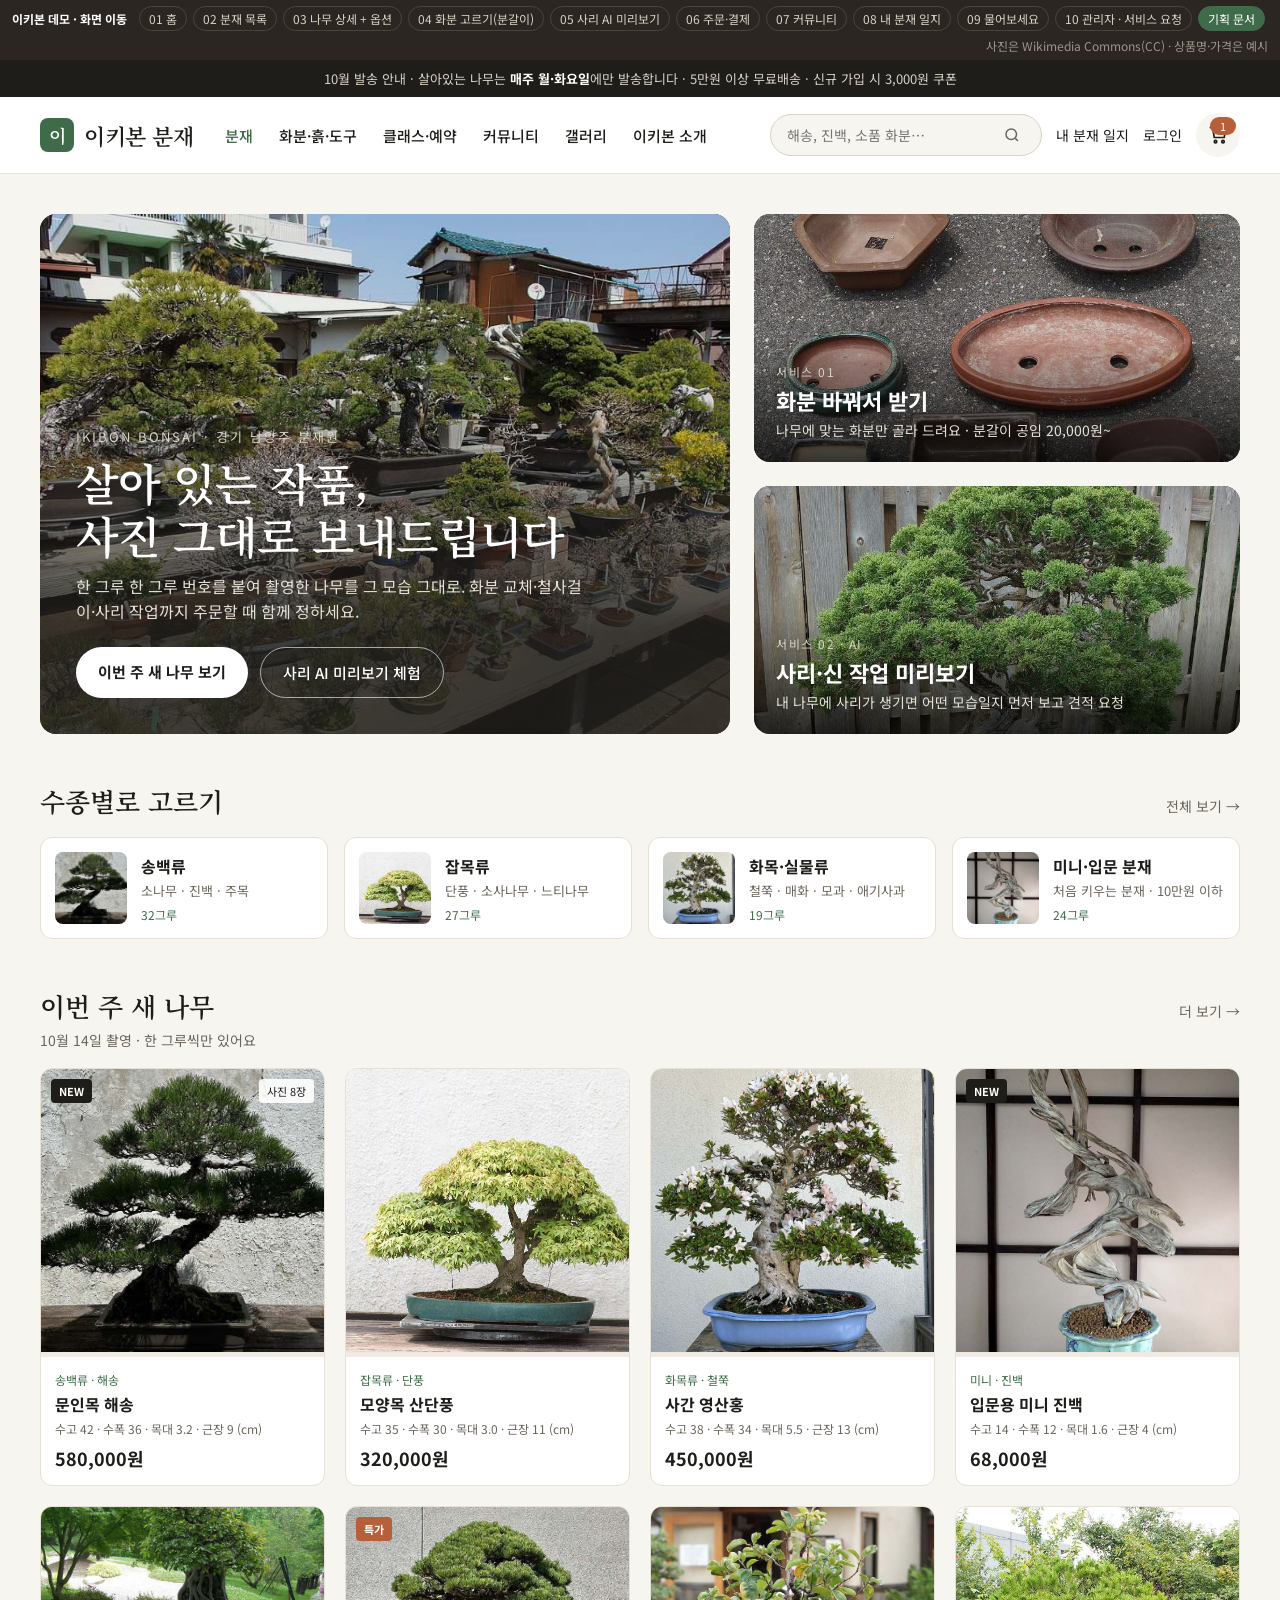
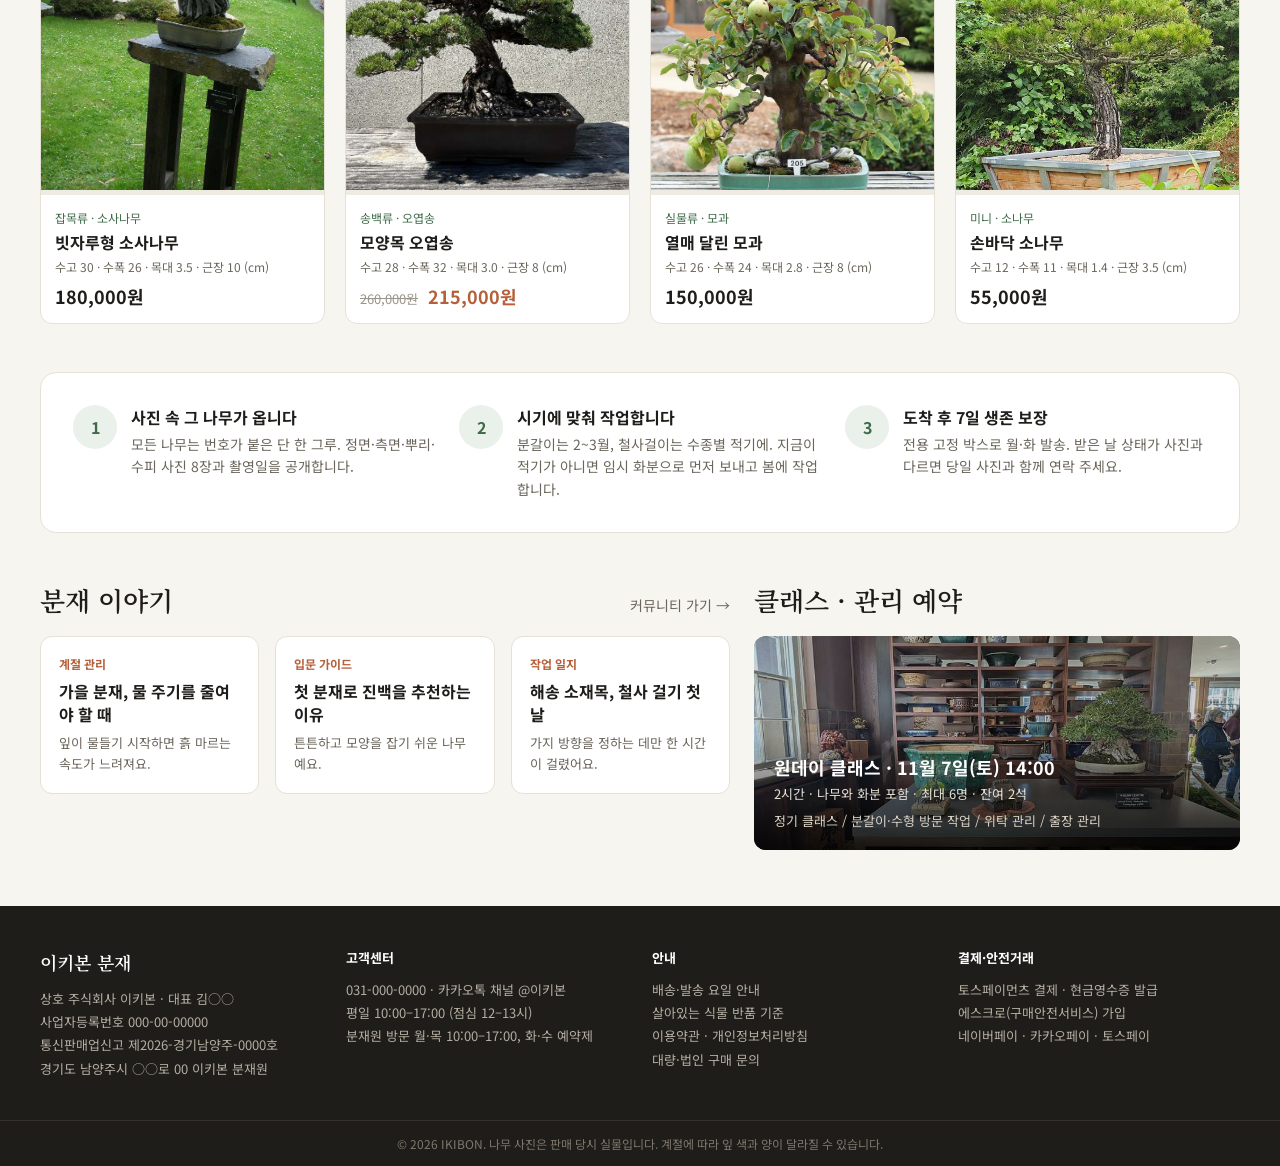
<file: index.html>
<!doctype html>
<html lang="ko">
<head>
<meta charset="utf-8">
<meta name="viewport" content="width=device-width, initial-scale=1">
<title>이키본 분재 — 홈</title>
<link rel="stylesheet" href="mobile.css">
</head>
<body>
<div id="demo-bar" style="position:sticky;top:0;z-index:9999;background:#2B2622;color:#D9D2C5;font-size:12px;padding:6px 12px;display:flex;gap:6px;align-items:center;flex-wrap:wrap;font-family:'Noto Sans KR',sans-serif"><b style="color:#fff;margin-right:6px">이키본 데모 · 화면 이동</b><a href="index.html">01 홈</a><a href="shop.html">02 분재 목록</a><a href="product.html">03 나무 상세 + 옵션</a><a href="repot.html">04 화분 고르기(분갈이)</a><a href="shari.html">05 사리 AI 미리보기</a><a href="checkout.html">06 주문·결제</a><a href="community.html">07 커뮤니티</a><a href="journal.html">08 내 분재 일지</a><a href="qna.html">09 물어보세요</a><a href="admin.html">10 관리자 · 서비스 요청</a><a href="plan.html" class="plan">기획 문서</a><span style="margin-left:auto;color:#9A948A">사진은 Wikimedia Commons(CC) · 상품명·가격은 예시</span></div>
<style>#demo-bar a{color:#D9D2C5;text-decoration:none;border:1px solid #4A443E;border-radius:999px;padding:3px 9px;white-space:nowrap}#demo-bar a:hover,#demo-bar a.plan{background:#3F6B4A;color:#fff;border-color:#3F6B4A}</style>


<link rel="stylesheet" href="https://fonts.googleapis.com/css2?family=Noto+Sans+KR:wght@400;500;700&family=Noto+Serif+KR:wght@500;600&display=swap">
<style>
body{margin:0;background:#F7F5F0;color:#1F1D1A;font-family:'Noto Sans KR',sans-serif;-webkit-font-smoothing:antialiased}
a{color:#1F1D1A;text-decoration:none}a:hover{color:#3F6B4A}
</style>

<div style="width:100%;min-height:100vh;background:#F7F5F0;font-family:'Noto Sans KR',sans-serif;color:#1F1D1A">

<div style="background:#1F1D1A;color:#D9D2C5;font-size:13px;text-align:center;padding:9px 16px">10월 발송 안내 · 살아있는 나무는 <b style="color:#fff">매주 월·화요일</b>에만 발송합니다 · 5만원 이상 무료배송 · 신규 가입 시 3,000원 쿠폰</div>

<header style="background:#FFFFFF;border-bottom:1px solid #E6E1D6">
<div style="max-width:1200px;margin:0 auto;padding:0 24px;display:flex;align-items:center;gap:32px;height:76px;flex-wrap:wrap">
<a href="index.html" style="display:flex;align-items:center;gap:10px"><span style="width:34px;height:34px;border-radius:8px;background:#3F6B4A;display:inline-flex;align-items:center;justify-content:center;color:#fff;font-family:'Noto Serif KR',serif;font-weight:600;font-size:18px">이</span><span style="font-family:'Noto Serif KR',serif;font-weight:600;font-size:22px;letter-spacing:-0.5px">이키본 분재</span></a>
<nav style="display:flex;gap:26px;font-size:15px;font-weight:500;flex-wrap:wrap"><a href="shop.html" style="color:#3F6B4A">분재</a><a href="shop.html">화분·흙·도구</a><a href="index.html">클래스·예약</a><a href="community.html">커뮤니티</a><a href="index.html">갤러리</a><a href="index.html">이키본 소개</a></nav>
<div style="margin-left:auto;display:flex;align-items:center;gap:14px;flex-wrap:wrap">
<form style="display:flex;align-items:center;border:1px solid #D9D2C5;border-radius:999px;padding:0 14px;height:40px;background:#F7F5F0;gap:8px"><label for="q" style="position:absolute;width:1px;height:1px;overflow:hidden">검색</label><input id="q" placeholder="해송, 진백, 소품 화분…" style="border:0;background:transparent;font-size:14px;width:200px;outline:none;font-family:inherit"><button type="button" aria-label="검색" style="border:0;background:transparent;cursor:pointer;color:#6B665C;display:flex"><svg width="18" height="18" viewBox="0 0 24 24" fill="none" stroke="currentColor" stroke-width="2" aria-hidden="true"><circle cx="11" cy="11" r="7"></circle><path d="M20 20l-3.5-3.5"></path></svg></button></form>
<a href="journal.html" style="font-size:14px">내 분재 일지</a>
<a href="checkout.html" style="font-size:14px">로그인</a>
<a href="checkout.html" aria-label="장바구니" style="position:relative;display:flex;align-items:center;justify-content:center;width:44px;height:44px;border-radius:999px;background:#F7F5F0"><svg width="20" height="20" viewBox="0 0 24 24" fill="none" stroke="currentColor" stroke-width="2" aria-hidden="true"><path d="M6 6h15l-1.5 9h-12z"></path><circle cx="9" cy="20" r="1.5"></circle><circle cx="18" cy="20" r="1.5"></circle><path d="M6 6L5 3H2"></path></svg><span style="position:absolute;top:4px;right:4px;background:#B5603A;color:#fff;font-size:11px;border-radius:999px;min-width:18px;height:18px;display:inline-flex;align-items:center;justify-content:center;padding:0 4px">1</span></a>
</div>
</div>
</header>

<section style="max-width:1200px;margin:0 auto;padding:40px 24px 0;display:grid;grid-template-columns:repeat(12, minmax(0, 1fr));gap:24px;align-items:stretch">
<div style="grid-column:span 7;position:relative;border-radius:16px;overflow:hidden;min-height:520px;background:#1F1D1A">
<img src="img/hero.jpg" alt="이키본 분재원 전시대" style="position:absolute;inset:0;width:100%;height:100%;object-fit:cover;opacity:0.92">
<div style="position:absolute;left:0;right:0;bottom:0;padding:36px;background:linear-gradient(180deg, rgba(31,29,26,0) 0%, rgba(31,29,26,0.82) 70%);color:#fff">
<div style="font-size:13px;letter-spacing:2px;color:#D9D2C5;margin-bottom:10px">IKIBON BONSAI · 경기 남양주 분재원</div>
<h1 style="margin:0 0 12px;font-family:'Noto Serif KR',serif;font-weight:600;font-size:44px;line-height:1.2;letter-spacing:-1px">살아 있는 작품,<br>사진 그대로 보내드립니다</h1>
<p style="margin:0 0 22px;font-size:16px;color:#E6E1D6;max-width:520px;line-height:1.6">한 그루 한 그루 번호를 붙여 촬영한 나무를 그 모습 그대로. 화분 교체·철사걸이·사리 작업까지 주문할 때 함께 정하세요.</p>
<div style="display:flex;gap:12px;flex-wrap:wrap"><a href="shop.html" style="background:#fff;color:#1F1D1A;padding:14px 22px;border-radius:999px;font-weight:700;font-size:15px">이번 주 새 나무 보기</a><a href="shari.html" style="border:1px solid rgba(255,255,255,0.6);color:#fff;padding:14px 22px;border-radius:999px;font-weight:500;font-size:15px">사리 AI 미리보기 체험</a></div>
</div>
</div>
<div style="grid-column:span 5;display:grid;grid-template-rows:repeat(2, minmax(0, 1fr));gap:24px">
<a href="repot.html" style="position:relative;border-radius:16px;overflow:hidden;background:#2F2A26;display:block;min-height:248px"><img src="img/pots.jpg" alt="분재 화분 모음" style="position:absolute;inset:0;width:100%;height:100%;object-fit:cover;opacity:0.8"><div style="position:absolute;left:0;right:0;bottom:0;padding:22px;color:#fff;background:linear-gradient(180deg, rgba(0,0,0,0) 0%, rgba(0,0,0,0.75) 100%)"><div style="font-size:12px;letter-spacing:1.5px;color:#D9D2C5">서비스 01</div><div style="font-size:22px;font-weight:700;margin-top:4px">화분 바꿔서 받기</div><div style="font-size:14px;color:#E6E1D6;margin-top:4px">나무에 맞는 화분만 골라 드려요 · 분갈이 공임 20,000원~</div></div></a>
<a href="shari.html" style="position:relative;border-radius:16px;overflow:hidden;background:#2F2A26;display:block;min-height:248px"><img src="img/shari_hero.jpg" alt="사리 작업이 들어간 진백" style="position:absolute;inset:0;width:100%;height:100%;object-fit:cover;object-position:center 30%;opacity:0.85"><div style="position:absolute;left:0;right:0;bottom:0;padding:22px;color:#fff;background:linear-gradient(180deg, rgba(0,0,0,0) 0%, rgba(0,0,0,0.75) 100%)"><div style="font-size:12px;letter-spacing:1.5px;color:#D9D2C5">서비스 02 · AI</div><div style="font-size:22px;font-weight:700;margin-top:4px">사리·신 작업 미리보기</div><div style="font-size:14px;color:#E6E1D6;margin-top:4px">내 나무에 사리가 생기면 어떤 모습일지 먼저 보고 견적 요청</div></div></a>
</div>
</section>

<section style="max-width:1200px;margin:0 auto;padding:48px 24px 0">
<div style="display:flex;align-items:baseline;justify-content:space-between;margin-bottom:18px"><h2 style="margin:0;font-family:'Noto Serif KR',serif;font-weight:600;font-size:26px">수종별로 고르기</h2><a href="shop.html" style="font-size:14px;color:#6B665C">전체 보기 →</a></div>
<div style="display:grid;grid-template-columns:repeat(4, minmax(0, 1fr));gap:16px">
<a href="shop.html" style="display:flex;gap:14px;align-items:center;background:#fff;border:1px solid #E6E1D6;border-radius:12px;padding:14px"><img src="img/black_pine.jpg" alt="" style="width:72px;height:72px;border-radius:8px;object-fit:cover"><div><div style="font-weight:700;font-size:16px">송백류</div><div style="font-size:13px;color:#6B665C;margin-top:3px">소나무 · 진백 · 주목</div><div style="font-size:12px;color:#3F6B4A;margin-top:6px">32그루</div></div></a>
<a href="shop.html" style="display:flex;gap:14px;align-items:center;background:#fff;border:1px solid #E6E1D6;border-radius:12px;padding:14px"><img src="img/maple.jpg" alt="" style="width:72px;height:72px;border-radius:8px;object-fit:cover"><div><div style="font-weight:700;font-size:16px">잡목류</div><div style="font-size:13px;color:#6B665C;margin-top:3px">단풍 · 소사나무 · 느티나무</div><div style="font-size:12px;color:#3F6B4A;margin-top:6px">27그루</div></div></a>
<a href="shop.html" style="display:flex;gap:14px;align-items:center;background:#fff;border:1px solid #E6E1D6;border-radius:12px;padding:14px"><img src="img/azalea.jpg" alt="" style="width:72px;height:72px;border-radius:8px;object-fit:cover"><div><div style="font-weight:700;font-size:16px">화목·실물류</div><div style="font-size:13px;color:#6B665C;margin-top:3px">철쭉 · 매화 · 모과 · 애기사과</div><div style="font-size:12px;color:#3F6B4A;margin-top:6px">19그루</div></div></a>
<a href="shop.html" style="display:flex;gap:14px;align-items:center;background:#fff;border:1px solid #E6E1D6;border-radius:12px;padding:14px"><img src="img/juniper_kz.jpg" alt="" style="width:72px;height:72px;border-radius:8px;object-fit:cover"><div><div style="font-weight:700;font-size:16px">미니·입문 분재</div><div style="font-size:13px;color:#6B665C;margin-top:3px">처음 키우는 분재 · 10만원 이하</div><div style="font-size:12px;color:#3F6B4A;margin-top:6px">24그루</div></div></a>
</div>
</section>

<section style="max-width:1200px;margin:0 auto;padding:48px 24px 0">
<div style="display:flex;align-items:baseline;justify-content:space-between;margin-bottom:18px"><div><h2 style="margin:0;font-family:'Noto Serif KR',serif;font-weight:600;font-size:26px">이번 주 새 나무</h2><div style="font-size:14px;color:#6B665C;margin-top:6px">10월 14일 촬영 · 한 그루씩만 있어요</div></div><a href="shop.html" style="font-size:14px;color:#6B665C">더 보기 →</a></div>
<div style="display:grid;grid-template-columns:repeat(4, minmax(0, 1fr));gap:20px">
<a href="product.html" style="background:#fff;border:1px solid #E6E1D6;border-radius:12px;overflow:hidden;display:block"><div style="position:relative;aspect-ratio:1/1;background:#EFEBE3"><img src="img/black_pine.jpg" alt="문인목 해송" style="width:100%;height:100%;object-fit:cover"><span style="position:absolute;top:10px;left:10px;background:#1F1D1A;color:#fff;font-size:11px;padding:4px 8px;border-radius:4px;font-weight:700">NEW</span><span style="position:absolute;top:10px;right:10px;background:rgba(255,255,255,0.9);font-size:11px;padding:4px 8px;border-radius:4px">사진 8장</span></div><div style="padding:14px"><div style="font-size:12px;color:#3F6B4A">송백류 · 해송</div><div style="font-weight:700;font-size:16px;margin-top:4px">문인목 해송</div><div style="font-size:12px;color:#6B665C;margin-top:4px">수고 42 · 수폭 36 · 목대 3.2 · 근장 9 (cm)</div><div style="font-weight:700;font-size:18px;margin-top:8px">580,000원</div></div></a>
<a href="product.html" style="background:#fff;border:1px solid #E6E1D6;border-radius:12px;overflow:hidden;display:block"><div style="position:relative;aspect-ratio:1/1;background:#EFEBE3"><img src="img/maple.jpg" alt="모양목 산단풍" style="width:100%;height:100%;object-fit:cover"></div><div style="padding:14px"><div style="font-size:12px;color:#3F6B4A">잡목류 · 단풍</div><div style="font-weight:700;font-size:16px;margin-top:4px">모양목 산단풍</div><div style="font-size:12px;color:#6B665C;margin-top:4px">수고 35 · 수폭 30 · 목대 3.0 · 근장 11 (cm)</div><div style="font-weight:700;font-size:18px;margin-top:8px">320,000원</div></div></a>
<a href="product.html" style="background:#fff;border:1px solid #E6E1D6;border-radius:12px;overflow:hidden;display:block"><div style="position:relative;aspect-ratio:1/1;background:#EFEBE3"><img src="img/azalea.jpg" alt="사간 철쭉" style="width:100%;height:100%;object-fit:cover"></div><div style="padding:14px"><div style="font-size:12px;color:#3F6B4A">화목류 · 철쭉</div><div style="font-weight:700;font-size:16px;margin-top:4px">사간 영산홍</div><div style="font-size:12px;color:#6B665C;margin-top:4px">수고 38 · 수폭 34 · 목대 5.5 · 근장 13 (cm)</div><div style="font-weight:700;font-size:18px;margin-top:8px">450,000원</div></div></a>
<a href="product.html" style="background:#fff;border:1px solid #E6E1D6;border-radius:12px;overflow:hidden;display:block"><div style="position:relative;aspect-ratio:1/1;background:#EFEBE3"><img src="img/juniper_kz.jpg" alt="입문용 미니 진백" style="width:100%;height:100%;object-fit:cover"><span style="position:absolute;top:10px;left:10px;background:#1F1D1A;color:#fff;font-size:11px;padding:4px 8px;border-radius:4px;font-weight:700">NEW</span></div><div style="padding:14px"><div style="font-size:12px;color:#3F6B4A">미니 · 진백</div><div style="font-weight:700;font-size:16px;margin-top:4px">입문용 미니 진백</div><div style="font-size:12px;color:#6B665C;margin-top:4px">수고 14 · 수폭 12 · 목대 1.6 · 근장 4 (cm)</div><div style="font-weight:700;font-size:18px;margin-top:8px">68,000원</div></div></a>
<a href="product.html" style="background:#fff;border:1px solid #E6E1D6;border-radius:12px;overflow:hidden;display:block"><div style="position:relative;aspect-ratio:1/1;background:#EFEBE3"><img src="img/hornbeam.jpg" alt="소사나무" style="width:100%;height:100%;object-fit:cover"></div><div style="padding:14px"><div style="font-size:12px;color:#3F6B4A">잡목류 · 소사나무</div><div style="font-weight:700;font-size:16px;margin-top:4px">빗자루형 소사나무</div><div style="font-size:12px;color:#6B665C;margin-top:4px">수고 30 · 수폭 26 · 목대 3.5 · 근장 10 (cm)</div><div style="font-weight:700;font-size:18px;margin-top:8px">180,000원</div></div></a>
<a href="product.html" style="background:#fff;border:1px solid #E6E1D6;border-radius:12px;overflow:hidden;display:block"><div style="position:relative;aspect-ratio:1/1;background:#EFEBE3"><img src="img/white_pine.jpg" alt="오엽송" style="width:100%;height:100%;object-fit:cover"><span style="position:absolute;top:10px;left:10px;background:#B5603A;color:#fff;font-size:11px;padding:4px 8px;border-radius:4px;font-weight:700">특가</span></div><div style="padding:14px"><div style="font-size:12px;color:#3F6B4A">송백류 · 오엽송</div><div style="font-weight:700;font-size:16px;margin-top:4px">모양목 오엽송</div><div style="font-size:12px;color:#6B665C;margin-top:4px">수고 28 · 수폭 32 · 목대 3.0 · 근장 8 (cm)</div><div style="margin-top:8px"><span style="font-size:13px;color:#9A948A;text-decoration:line-through">260,000원</span> <span style="font-weight:700;font-size:18px;color:#B5603A;margin-left:6px">215,000원</span></div></div></a>
<a href="product.html" style="background:#fff;border:1px solid #E6E1D6;border-radius:12px;overflow:hidden;display:block"><div style="position:relative;aspect-ratio:1/1;background:#EFEBE3"><img src="img/quince.jpg" alt="모과" style="width:100%;height:100%;object-fit:cover"></div><div style="padding:14px"><div style="font-size:12px;color:#3F6B4A">실물류 · 모과</div><div style="font-weight:700;font-size:16px;margin-top:4px">열매 달린 모과</div><div style="font-size:12px;color:#6B665C;margin-top:4px">수고 26 · 수폭 24 · 목대 2.8 · 근장 8 (cm)</div><div style="font-weight:700;font-size:18px;margin-top:8px">150,000원</div></div></a>
<a href="product.html" style="background:#fff;border:1px solid #E6E1D6;border-radius:12px;overflow:hidden;display:block"><div style="position:relative;aspect-ratio:1/1;background:#EFEBE3"><img src="img/pine_kr.jpg" alt="손바닥 소나무" style="width:100%;height:100%;object-fit:cover"></div><div style="padding:14px"><div style="font-size:12px;color:#3F6B4A">미니 · 소나무</div><div style="font-weight:700;font-size:16px;margin-top:4px">손바닥 소나무</div><div style="font-size:12px;color:#6B665C;margin-top:4px">수고 12 · 수폭 11 · 목대 1.4 · 근장 3.5 (cm)</div><div style="font-weight:700;font-size:18px;margin-top:8px">55,000원</div></div></a>
</div>
</section>

<section style="max-width:1200px;margin:48px auto 0;padding:0 24px">
<div style="background:#fff;border:1px solid #E6E1D6;border-radius:16px;padding:32px;display:grid;grid-template-columns:repeat(3, minmax(0, 1fr));gap:24px">
<div style="display:flex;gap:14px"><div style="width:44px;height:44px;border-radius:999px;background:#EAF1EB;color:#3F6B4A;display:flex;align-items:center;justify-content:center;flex-shrink:0;font-weight:700">1</div><div><div style="font-weight:700;font-size:16px">사진 속 그 나무가 옵니다</div><div style="font-size:14px;color:#6B665C;margin-top:4px;line-height:1.6">모든 나무는 번호가 붙은 단 한 그루. 정면·측면·뿌리·수피 사진 8장과 촬영일을 공개합니다.</div></div></div>
<div style="display:flex;gap:14px"><div style="width:44px;height:44px;border-radius:999px;background:#EAF1EB;color:#3F6B4A;display:flex;align-items:center;justify-content:center;flex-shrink:0;font-weight:700">2</div><div><div style="font-weight:700;font-size:16px">시기에 맞춰 작업합니다</div><div style="font-size:14px;color:#6B665C;margin-top:4px;line-height:1.6">분갈이는 2~3월, 철사걸이는 수종별 적기에. 지금이 적기가 아니면 임시 화분으로 먼저 보내고 봄에 작업합니다.</div></div></div>
<div style="display:flex;gap:14px"><div style="width:44px;height:44px;border-radius:999px;background:#EAF1EB;color:#3F6B4A;display:flex;align-items:center;justify-content:center;flex-shrink:0;font-weight:700">3</div><div><div style="font-weight:700;font-size:16px">도착 후 7일 생존 보장</div><div style="font-size:14px;color:#6B665C;margin-top:4px;line-height:1.6">전용 고정 박스로 월·화 발송. 받은 날 상태가 사진과 다르면 당일 사진과 함께 연락 주세요.</div></div></div>
</div>
</section>

<section style="max-width:1200px;margin:48px auto 0;padding:0 24px;display:grid;grid-template-columns:repeat(12, minmax(0, 1fr));gap:24px">
<div style="grid-column:span 7">
<div style="display:flex;align-items:baseline;justify-content:space-between;margin-bottom:18px"><h2 style="margin:0;font-family:'Noto Serif KR',serif;font-weight:600;font-size:26px">분재 이야기</h2><a href="community.html" style="font-size:14px;color:#6B665C">커뮤니티 가기 →</a></div>
<div style="display:grid;grid-template-columns:repeat(3, minmax(0, 1fr));gap:16px">
<a href="community.html" style="background:#fff;border:1px solid #E6E1D6;border-radius:12px;padding:18px;display:block"><div style="font-size:12px;color:#B5603A;font-weight:700">계절 관리</div><div style="font-weight:700;font-size:16px;margin-top:8px;line-height:1.4">가을 분재, 물 주기를 줄여야 할 때</div><div style="font-size:13px;color:#6B665C;margin-top:8px;line-height:1.6">잎이 물들기 시작하면 흙 마르는 속도가 느려져요.</div></a>
<a href="community.html" style="background:#fff;border:1px solid #E6E1D6;border-radius:12px;padding:18px;display:block"><div style="font-size:12px;color:#B5603A;font-weight:700">입문 가이드</div><div style="font-weight:700;font-size:16px;margin-top:8px;line-height:1.4">첫 분재로 진백을 추천하는 이유</div><div style="font-size:13px;color:#6B665C;margin-top:8px;line-height:1.6">튼튼하고 모양을 잡기 쉬운 나무예요.</div></a>
<a href="journal.html" style="background:#fff;border:1px solid #E6E1D6;border-radius:12px;padding:18px;display:block"><div style="font-size:12px;color:#B5603A;font-weight:700">작업 일지</div><div style="font-weight:700;font-size:16px;margin-top:8px;line-height:1.4">해송 소재목, 철사 걸기 첫날</div><div style="font-size:13px;color:#6B665C;margin-top:8px;line-height:1.6">가지 방향을 정하는 데만 한 시간이 걸렸어요.</div></a>
</div>
</div>
<div style="grid-column:span 5">
<div style="display:flex;align-items:baseline;justify-content:space-between;margin-bottom:18px"><h2 style="margin:0;font-family:'Noto Serif KR',serif;font-weight:600;font-size:26px">클래스 · 관리 예약</h2></div>
<a href="index.html" style="display:block;position:relative;border-radius:12px;overflow:hidden;min-height:214px;background:#2F2A26"><img src="img/workshop.jpg" alt="이키본 분재원 작업실" style="position:absolute;inset:0;width:100%;height:100%;object-fit:cover;opacity:0.8"><div style="position:absolute;left:0;right:0;bottom:0;padding:20px;color:#fff;background:linear-gradient(180deg, rgba(0,0,0,0) 0%, rgba(0,0,0,0.78) 100%)"><div style="font-weight:700;font-size:18px">원데이 클래스 · 11월 7일(토) 14:00</div><div style="font-size:13px;color:#E6E1D6;margin-top:4px">2시간 · 나무와 화분 포함 · 최대 6명 · 잔여 2석</div><div style="font-size:13px;color:#D9D2C5;margin-top:8px">정기 클래스 / 분갈이·수형 방문 작업 / 위탁 관리 / 출장 관리</div></div></a>
</div>
</section>

<footer style="margin-top:56px;background:#1F1D1A;color:#B4AEA2">
<div style="max-width:1200px;margin:0 auto;padding:40px 24px;display:grid;grid-template-columns:repeat(4, minmax(0, 1fr));gap:24px;font-size:13px;line-height:1.8">
<div><div style="color:#fff;font-family:'Noto Serif KR',serif;font-weight:600;font-size:18px;margin-bottom:8px">이키본 분재</div>상호 주식회사 이키본 · 대표 김○○<br>사업자등록번호 000-00-00000<br>통신판매업신고 제2026-경기남양주-0000호<br>경기도 남양주시 ○○로 00 이키본 분재원</div>
<div><div style="color:#fff;font-weight:700;margin-bottom:8px">고객센터</div>031-000-0000 · 카카오톡 채널 @이키본<br>평일 10:00–17:00 (점심 12–13시)<br>분재원 방문 월·목 10:00–17:00, 화·수 예약제</div>
<div><div style="color:#fff;font-weight:700;margin-bottom:8px">안내</div><a href="index.html" style="color:#B4AEA2">배송·발송 요일 안내</a><br><a href="index.html" style="color:#B4AEA2">살아있는 식물 반품 기준</a><br><a href="index.html" style="color:#B4AEA2">이용약관 · 개인정보처리방침</a><br><a href="index.html" style="color:#B4AEA2">대량·법인 구매 문의</a></div>
<div><div style="color:#fff;font-weight:700;margin-bottom:8px">결제·안전거래</div>토스페이먼츠 결제 · 현금영수증 발급<br>에스크로(구매안전서비스) 가입<br>네이버페이 · 카카오페이 · 토스페이</div>
</div>
<div style="border-top:1px solid #35312C;padding:14px 24px;text-align:center;font-size:12px;color:#7D776D">© 2026 IKIBON. 나무 사진은 판매 당시 실물입니다. 계절에 따라 잎 색과 양이 달라질 수 있습니다.</div>
</footer>
</div>

</body>
</html>
</file>
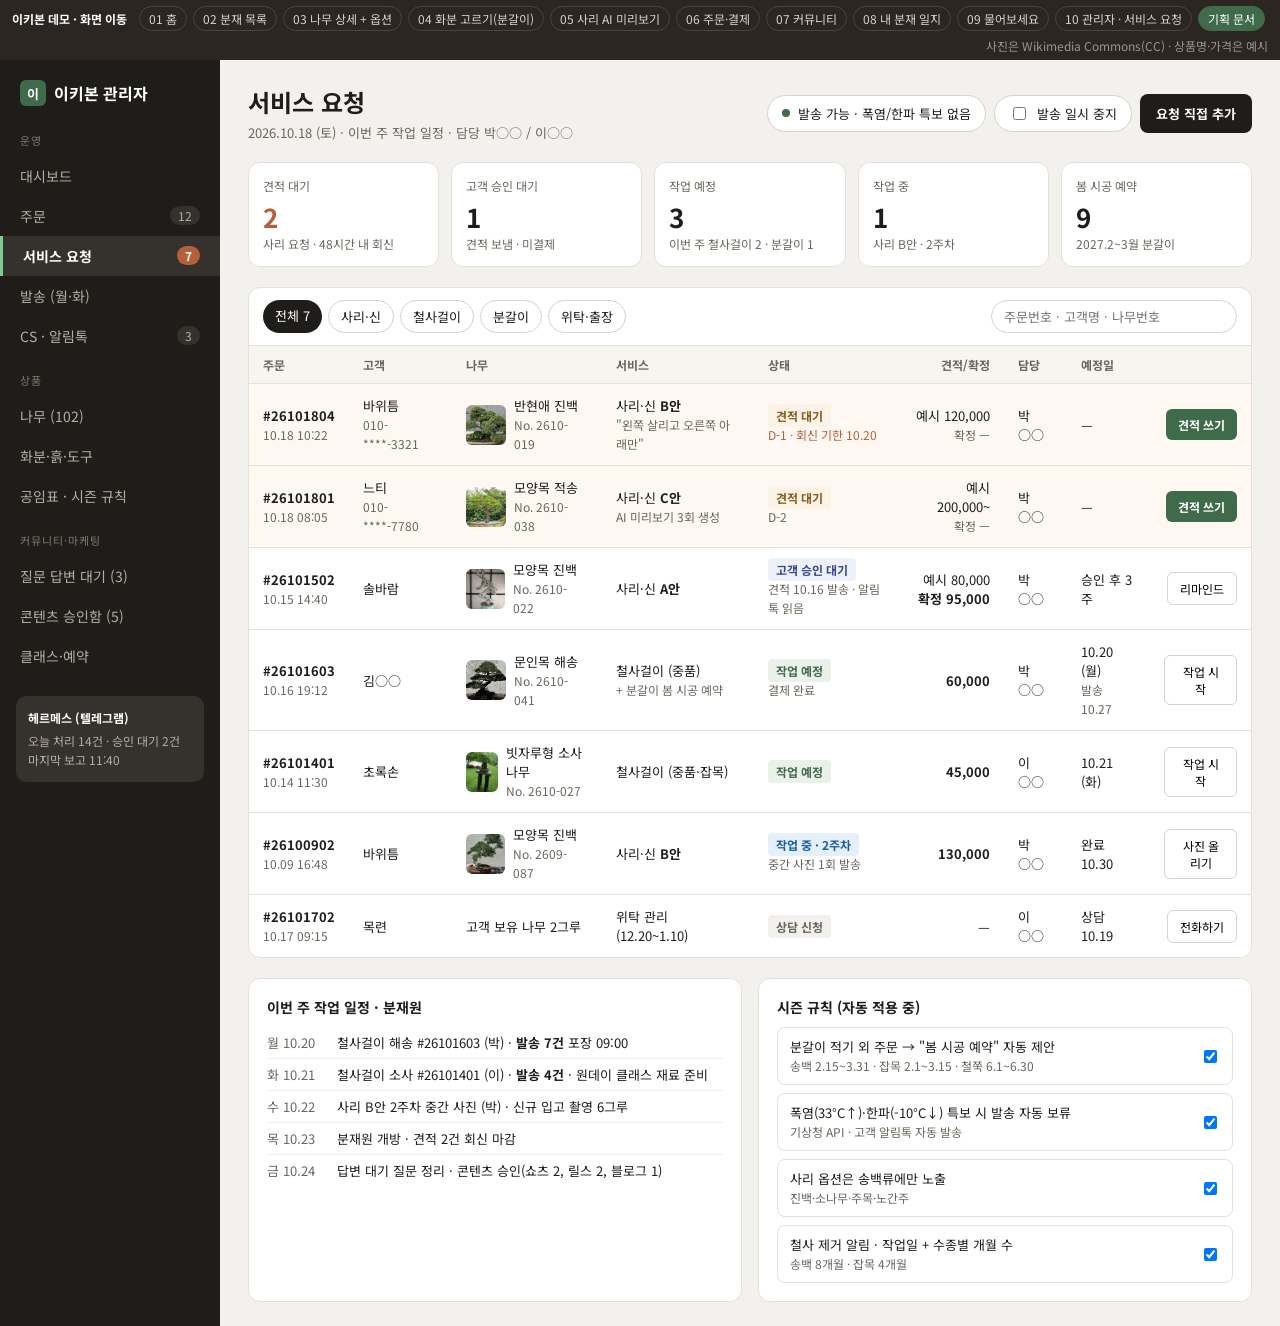
<file: admin.html>
<!doctype html>
<html lang="ko">
<head>
<meta charset="utf-8">
<meta name="viewport" content="width=device-width, initial-scale=1">
<title>이키본 관리자 — 서비스 요청</title>
<link rel="stylesheet" href="mobile.css">
</head>
<body>
<div id="demo-bar" style="position:sticky;top:0;z-index:9999;background:#2B2622;color:#D9D2C5;font-size:12px;padding:6px 12px;display:flex;gap:6px;align-items:center;flex-wrap:wrap;font-family:'Noto Sans KR',sans-serif"><b style="color:#fff;margin-right:6px">이키본 데모 · 화면 이동</b><a href="index.html">01 홈</a><a href="shop.html">02 분재 목록</a><a href="product.html">03 나무 상세 + 옵션</a><a href="repot.html">04 화분 고르기(분갈이)</a><a href="shari.html">05 사리 AI 미리보기</a><a href="checkout.html">06 주문·결제</a><a href="community.html">07 커뮤니티</a><a href="journal.html">08 내 분재 일지</a><a href="qna.html">09 물어보세요</a><a href="admin.html">10 관리자 · 서비스 요청</a><a href="plan.html" class="plan">기획 문서</a><span style="margin-left:auto;color:#9A948A">사진은 Wikimedia Commons(CC) · 상품명·가격은 예시</span></div>
<style>#demo-bar a{color:#D9D2C5;text-decoration:none;border:1px solid #4A443E;border-radius:999px;padding:3px 9px;white-space:nowrap}#demo-bar a:hover,#demo-bar a.plan{background:#3F6B4A;color:#fff;border-color:#3F6B4A}</style>


<link rel="stylesheet" href="https://fonts.googleapis.com/css2?family=Noto+Sans+KR:wght@400;500;700&display=swap">
<style>
body{margin:0;background:#F2F1EE;color:#1F1D1A;font-family:'Noto Sans KR',sans-serif;-webkit-font-smoothing:antialiased}
a{color:#1F1D1A;text-decoration:none}a:hover{color:#3F6B4A}
</style>

<div style="width:100%;min-height:100vh;background:#F2F1EE;font-family:'Noto Sans KR',sans-serif;color:#1F1D1A;display:flex;flex-wrap:wrap">
<aside style="flex:0 0 220px;background:#1F1D1A;color:#B4AEA2;padding:20px 0;font-size:14px">
<div style="padding:0 20px 18px;color:#fff;font-weight:700;font-size:16px;display:flex;align-items:center;gap:8px"><span style="width:26px;height:26px;border-radius:6px;background:#3F6B4A;display:inline-flex;align-items:center;justify-content:center;font-size:13px">이</span>이키본 관리자</div>
<div style="padding:8px 20px;color:#7D776D;font-size:11px;letter-spacing:1px">운영</div>
<a href="admin.html" style="display:block;padding:10px 20px;color:#B4AEA2">대시보드</a>
<a href="admin.html" style="display:block;padding:10px 20px;color:#B4AEA2">주문 <span style="float:right;background:#35312C;border-radius:999px;padding:1px 8px;font-size:12px">12</span></a>
<a href="admin.html" style="display:block;padding:10px 20px;background:#35312C;color:#fff;font-weight:700;border-left:3px solid #7FCB8F">서비스 요청 <span style="float:right;background:#B5603A;color:#fff;border-radius:999px;padding:1px 8px;font-size:12px">7</span></a>
<a href="admin.html" style="display:block;padding:10px 20px;color:#B4AEA2">발송 (월·화)</a>
<a href="admin.html" style="display:block;padding:10px 20px;color:#B4AEA2">CS · 알림톡 <span style="float:right;background:#35312C;border-radius:999px;padding:1px 8px;font-size:12px">3</span></a>
<div style="padding:16px 20px 8px;color:#7D776D;font-size:11px;letter-spacing:1px">상품</div>
<a href="admin.html" style="display:block;padding:10px 20px;color:#B4AEA2">나무 (102)</a>
<a href="admin.html" style="display:block;padding:10px 20px;color:#B4AEA2">화분·흙·도구</a>
<a href="admin.html" style="display:block;padding:10px 20px;color:#B4AEA2">공임표 · 시즌 규칙</a>
<div style="padding:16px 20px 8px;color:#7D776D;font-size:11px;letter-spacing:1px">커뮤니티·마케팅</div>
<a href="admin.html" style="display:block;padding:10px 20px;color:#B4AEA2">질문 답변 대기 (3)</a>
<a href="admin.html" style="display:block;padding:10px 20px;color:#B4AEA2">콘텐츠 승인함 (5)</a>
<a href="admin.html" style="display:block;padding:10px 20px;color:#B4AEA2">클래스·예약</a>
<div style="margin:20px 16px 0;background:#35312C;border-radius:10px;padding:12px;font-size:12px;line-height:1.6"><div style="color:#fff;font-weight:700">헤르메스 (텔레그램)</div><div style="color:#B4AEA2;margin-top:4px">오늘 처리 14건 · 승인 대기 2건<br>마지막 보고 11:40</div></div>
</aside>

<div style="flex:999 1 560px;min-width:0;padding:24px 28px">
<div style="display:flex;align-items:center;justify-content:space-between;flex-wrap:wrap;gap:12px">
<div><h1 style="margin:0;font-size:24px;font-weight:700">서비스 요청</h1><div style="font-size:13px;color:#6B665C;margin-top:4px">2026.10.18 (토) · 이번 주 작업 일정 · 담당 박○○ / 이○○</div></div>
<div style="display:flex;gap:8px;align-items:center;flex-wrap:wrap"><span style="display:inline-flex;align-items:center;gap:8px;background:#fff;border:1px solid #D9D2C5;border-radius:999px;padding:8px 14px;font-size:13px"><span style="width:8px;height:8px;border-radius:999px;background:#3F6B4A"></span>발송 가능 · 폭염/한파 특보 없음</span><label style="display:inline-flex;align-items:center;gap:8px;background:#fff;border:1px solid #D9D2C5;border-radius:999px;padding:8px 14px;font-size:13px"><input type="checkbox"> 발송 일시 중지</label><button type="button" style="border:0;background:#1F1D1A;color:#fff;border-radius:8px;padding:10px 16px;font-family:inherit;font-size:13px;font-weight:700;cursor:pointer">요청 직접 추가</button></div>
</div>

<div style="display:grid;grid-template-columns:repeat(5, minmax(0, 1fr));gap:12px;margin-top:20px">
<div style="background:#fff;border:1px solid #E6E1D6;border-radius:12px;padding:14px"><div style="font-size:12px;color:#6B665C">견적 대기</div><div style="font-size:26px;font-weight:700;margin-top:4px;color:#B5603A">2</div><div style="font-size:12px;color:#6B665C">사리 요청 · 48시간 내 회신</div></div>
<div style="background:#fff;border:1px solid #E6E1D6;border-radius:12px;padding:14px"><div style="font-size:12px;color:#6B665C">고객 승인 대기</div><div style="font-size:26px;font-weight:700;margin-top:4px">1</div><div style="font-size:12px;color:#6B665C">견적 보냄 · 미결제</div></div>
<div style="background:#fff;border:1px solid #E6E1D6;border-radius:12px;padding:14px"><div style="font-size:12px;color:#6B665C">작업 예정</div><div style="font-size:26px;font-weight:700;margin-top:4px">3</div><div style="font-size:12px;color:#6B665C">이번 주 철사걸이 2 · 분갈이 1</div></div>
<div style="background:#fff;border:1px solid #E6E1D6;border-radius:12px;padding:14px"><div style="font-size:12px;color:#6B665C">작업 중</div><div style="font-size:26px;font-weight:700;margin-top:4px">1</div><div style="font-size:12px;color:#6B665C">사리 B안 · 2주차</div></div>
<div style="background:#fff;border:1px solid #E6E1D6;border-radius:12px;padding:14px"><div style="font-size:12px;color:#6B665C">봄 시공 예약</div><div style="font-size:26px;font-weight:700;margin-top:4px">9</div><div style="font-size:12px;color:#6B665C">2027.2~3월 분갈이</div></div>
</div>

<div style="background:#fff;border:1px solid #E6E1D6;border-radius:12px;margin-top:20px;overflow:hidden">
<div style="display:flex;gap:6px;padding:12px 14px;border-bottom:1px solid #E6E1D6;font-size:13px;flex-wrap:wrap"><span style="background:#1F1D1A;color:#fff;border-radius:999px;padding:6px 12px">전체 7</span><span style="border:1px solid #D9D2C5;border-radius:999px;padding:6px 12px">사리·신</span><span style="border:1px solid #D9D2C5;border-radius:999px;padding:6px 12px">철사걸이</span><span style="border:1px solid #D9D2C5;border-radius:999px;padding:6px 12px">분갈이</span><span style="border:1px solid #D9D2C5;border-radius:999px;padding:6px 12px">위탁·출장</span><input aria-label="검색" placeholder="주문번호 · 고객명 · 나무번호" style="margin-left:auto;border:1px solid #D9D2C5;border-radius:999px;padding:6px 12px;font-family:inherit;font-size:13px;width:220px"></div>
<div style="overflow-x:auto">
<table style="width:100%;border-collapse:collapse;font-size:13px;min-width:900px">
<thead><tr style="background:#F7F5F0;color:#6B665C;font-size:12px"><th style="text-align:left;padding:10px 14px">주문</th><th style="text-align:left;padding:10px 14px">고객</th><th style="text-align:left;padding:10px 14px">나무</th><th style="text-align:left;padding:10px 14px">서비스</th><th style="text-align:left;padding:10px 14px">상태</th><th style="text-align:right;padding:10px 14px">견적/확정</th><th style="text-align:left;padding:10px 14px">담당</th><th style="text-align:left;padding:10px 14px">예정일</th><th style="padding:10px 14px"></th></tr></thead>
<tbody>
<tr style="border-top:1px solid #E6E1D6;background:#FFF8F2"><td style="padding:12px 14px"><b>#26101804</b><br><span style="color:#6B665C;font-size:12px">10.18 10:22</span></td><td style="padding:12px 14px">바위틈<br><span style="color:#6B665C;font-size:12px">010-****-3321</span></td><td style="padding:12px 14px"><div style="display:flex;gap:8px;align-items:center"><img src="img/shari0.jpg" alt="" style="width:40px;height:40px;border-radius:6px;object-fit:cover"><div>반현애 진백<br><span style="color:#6B665C;font-size:12px">No. 2610-019</span></div></div></td><td style="padding:12px 14px">사리·신 <b>B안</b><br><span style="color:#6B665C;font-size:12px">"왼쪽 살리고 오른쪽 아래만"</span></td><td style="padding:12px 14px"><span style="background:#FBF3E6;color:#8A5A1E;border-radius:4px;padding:3px 8px;font-weight:700;font-size:12px">견적 대기</span><br><span style="color:#B5603A;font-size:12px">D-1 · 회신 기한 10.20</span></td><td style="padding:12px 14px;text-align:right">예시 120,000<br><span style="color:#6B665C;font-size:12px">확정 —</span></td><td style="padding:12px 14px">박○○</td><td style="padding:12px 14px">—</td><td style="padding:12px 14px;text-align:right"><button type="button" style="border:0;background:#3F6B4A;color:#fff;border-radius:6px;padding:7px 12px;font-family:inherit;font-size:12px;font-weight:700;cursor:pointer">견적 쓰기</button></td></tr>
<tr style="border-top:1px solid #E6E1D6;background:#FFF8F2"><td style="padding:12px 14px"><b>#26101801</b><br><span style="color:#6B665C;font-size:12px">10.18 08:05</span></td><td style="padding:12px 14px">느티<br><span style="color:#6B665C;font-size:12px">010-****-7780</span></td><td style="padding:12px 14px"><div style="display:flex;gap:8px;align-items:center"><img src="img/pine_kr.jpg" alt="" style="width:40px;height:40px;border-radius:6px;object-fit:cover"><div>모양목 적송<br><span style="color:#6B665C;font-size:12px">No. 2610-038</span></div></div></td><td style="padding:12px 14px">사리·신 <b>C안</b><br><span style="color:#6B665C;font-size:12px">AI 미리보기 3회 생성</span></td><td style="padding:12px 14px"><span style="background:#FBF3E6;color:#8A5A1E;border-radius:4px;padding:3px 8px;font-weight:700;font-size:12px">견적 대기</span><br><span style="color:#6B665C;font-size:12px">D-2</span></td><td style="padding:12px 14px;text-align:right">예시 200,000~<br><span style="color:#6B665C;font-size:12px">확정 —</span></td><td style="padding:12px 14px">박○○</td><td style="padding:12px 14px">—</td><td style="padding:12px 14px;text-align:right"><button type="button" style="border:0;background:#3F6B4A;color:#fff;border-radius:6px;padding:7px 12px;font-family:inherit;font-size:12px;font-weight:700;cursor:pointer">견적 쓰기</button></td></tr>
<tr style="border-top:1px solid #E6E1D6"><td style="padding:12px 14px"><b>#26101502</b><br><span style="color:#6B665C;font-size:12px">10.15 14:40</span></td><td style="padding:12px 14px">솔바람</td><td style="padding:12px 14px"><div style="display:flex;gap:8px;align-items:center"><img src="img/juniper_kz.jpg" alt="" style="width:40px;height:40px;border-radius:6px;object-fit:cover"><div>모양목 진백<br><span style="color:#6B665C;font-size:12px">No. 2610-022</span></div></div></td><td style="padding:12px 14px">사리·신 <b>A안</b></td><td style="padding:12px 14px"><span style="background:#EEF0FA;color:#3B4A8A;border-radius:4px;padding:3px 8px;font-weight:700;font-size:12px">고객 승인 대기</span><br><span style="color:#6B665C;font-size:12px">견적 10.16 발송 · 알림톡 읽음</span></td><td style="padding:12px 14px;text-align:right">예시 80,000<br><b>확정 95,000</b></td><td style="padding:12px 14px">박○○</td><td style="padding:12px 14px">승인 후 3주</td><td style="padding:12px 14px;text-align:right"><button type="button" style="border:1px solid #D9D2C5;background:#fff;border-radius:6px;padding:7px 12px;font-family:inherit;font-size:12px;cursor:pointer">리마인드</button></td></tr>
<tr style="border-top:1px solid #E6E1D6"><td style="padding:12px 14px"><b>#26101603</b><br><span style="color:#6B665C;font-size:12px">10.16 19:12</span></td><td style="padding:12px 14px">김○○</td><td style="padding:12px 14px"><div style="display:flex;gap:8px;align-items:center"><img src="img/black_pine.jpg" alt="" style="width:40px;height:40px;border-radius:6px;object-fit:cover"><div>문인목 해송<br><span style="color:#6B665C;font-size:12px">No. 2610-041</span></div></div></td><td style="padding:12px 14px">철사걸이 (중품)<br><span style="color:#6B665C;font-size:12px">+ 분갈이 봄 시공 예약</span></td><td style="padding:12px 14px"><span style="background:#EAF1EB;color:#3F6B4A;border-radius:4px;padding:3px 8px;font-weight:700;font-size:12px">작업 예정</span><br><span style="color:#6B665C;font-size:12px">결제 완료</span></td><td style="padding:12px 14px;text-align:right"><b>60,000</b></td><td style="padding:12px 14px">박○○</td><td style="padding:12px 14px">10.20 (월)<br><span style="color:#6B665C;font-size:12px">발송 10.27</span></td><td style="padding:12px 14px;text-align:right"><button type="button" style="border:1px solid #D9D2C5;background:#fff;border-radius:6px;padding:7px 12px;font-family:inherit;font-size:12px;cursor:pointer">작업 시작</button></td></tr>
<tr style="border-top:1px solid #E6E1D6"><td style="padding:12px 14px"><b>#26101401</b><br><span style="color:#6B665C;font-size:12px">10.14 11:30</span></td><td style="padding:12px 14px">초록손</td><td style="padding:12px 14px"><div style="display:flex;gap:8px;align-items:center"><img src="img/hornbeam.jpg" alt="" style="width:40px;height:40px;border-radius:6px;object-fit:cover"><div>빗자루형 소사나무<br><span style="color:#6B665C;font-size:12px">No. 2610-027</span></div></div></td><td style="padding:12px 14px">철사걸이 (중품·잡목)</td><td style="padding:12px 14px"><span style="background:#EAF1EB;color:#3F6B4A;border-radius:4px;padding:3px 8px;font-weight:700;font-size:12px">작업 예정</span></td><td style="padding:12px 14px;text-align:right"><b>45,000</b></td><td style="padding:12px 14px">이○○</td><td style="padding:12px 14px">10.21 (화)</td><td style="padding:12px 14px;text-align:right"><button type="button" style="border:1px solid #D9D2C5;background:#fff;border-radius:6px;padding:7px 12px;font-family:inherit;font-size:12px;cursor:pointer">작업 시작</button></td></tr>
<tr style="border-top:1px solid #E6E1D6"><td style="padding:12px 14px"><b>#26100902</b><br><span style="color:#6B665C;font-size:12px">10.09 16:48</span></td><td style="padding:12px 14px">바위틈</td><td style="padding:12px 14px"><div style="display:flex;gap:8px;align-items:center"><img src="img/shari2.jpg" alt="" style="width:40px;height:40px;border-radius:6px;object-fit:cover"><div>모양목 진백<br><span style="color:#6B665C;font-size:12px">No. 2609-087</span></div></div></td><td style="padding:12px 14px">사리·신 <b>B안</b></td><td style="padding:12px 14px"><span style="background:#E6F0FA;color:#185FA5;border-radius:4px;padding:3px 8px;font-weight:700;font-size:12px">작업 중 · 2주차</span><br><span style="color:#6B665C;font-size:12px">중간 사진 1회 발송</span></td><td style="padding:12px 14px;text-align:right"><b>130,000</b></td><td style="padding:12px 14px">박○○</td><td style="padding:12px 14px">완료 10.30</td><td style="padding:12px 14px;text-align:right"><button type="button" style="border:1px solid #D9D2C5;background:#fff;border-radius:6px;padding:7px 12px;font-family:inherit;font-size:12px;cursor:pointer">사진 올리기</button></td></tr>
<tr style="border-top:1px solid #E6E1D6"><td style="padding:12px 14px"><b>#26101702</b><br><span style="color:#6B665C;font-size:12px">10.17 09:15</span></td><td style="padding:12px 14px">목련</td><td style="padding:12px 14px">고객 보유 나무 2그루</td><td style="padding:12px 14px">위탁 관리 (12.20~1.10)</td><td style="padding:12px 14px"><span style="background:#F2F1EE;color:#6B665C;border-radius:4px;padding:3px 8px;font-weight:700;font-size:12px">상담 신청</span></td><td style="padding:12px 14px;text-align:right">—</td><td style="padding:12px 14px">이○○</td><td style="padding:12px 14px">상담 10.19</td><td style="padding:12px 14px;text-align:right"><button type="button" style="border:1px solid #D9D2C5;background:#fff;border-radius:6px;padding:7px 12px;font-family:inherit;font-size:12px;cursor:pointer">전화하기</button></td></tr>
</tbody>
</table>
</div>
</div>

<div style="display:grid;grid-template-columns:repeat(2, minmax(0, 1fr));gap:16px;margin-top:20px">
<div style="background:#fff;border:1px solid #E6E1D6;border-radius:12px;padding:18px"><div style="font-weight:700;font-size:14px;margin-bottom:10px">이번 주 작업 일정 · 분재원</div><table style="width:100%;border-collapse:collapse;font-size:13px"><tbody><tr><td style="padding:6px 0;color:#6B665C;width:70px">월 10.20</td><td style="padding:6px 0">철사걸이 해송 #26101603 (박) · <b>발송 7건</b> 포장 09:00</td></tr><tr style="border-top:1px solid #F2F1EE"><td style="padding:6px 0;color:#6B665C">화 10.21</td><td style="padding:6px 0">철사걸이 소사 #26101401 (이) · <b>발송 4건</b> · 원데이 클래스 재료 준비</td></tr><tr style="border-top:1px solid #F2F1EE"><td style="padding:6px 0;color:#6B665C">수 10.22</td><td style="padding:6px 0">사리 B안 2주차 중간 사진 (박) · 신규 입고 촬영 6그루</td></tr><tr style="border-top:1px solid #F2F1EE"><td style="padding:6px 0;color:#6B665C">목 10.23</td><td style="padding:6px 0">분재원 개방 · 견적 2건 회신 마감</td></tr><tr style="border-top:1px solid #F2F1EE"><td style="padding:6px 0;color:#6B665C">금 10.24</td><td style="padding:6px 0">답변 대기 질문 정리 · 콘텐츠 승인(쇼츠 2, 릴스 2, 블로그 1)</td></tr></tbody></table></div>
<div style="background:#fff;border:1px solid #E6E1D6;border-radius:12px;padding:18px"><div style="font-weight:700;font-size:14px;margin-bottom:10px">시즌 규칙 (자동 적용 중)</div><div style="display:flex;flex-direction:column;gap:8px;font-size:13px"><label style="display:flex;justify-content:space-between;align-items:center;border:1px solid #E6E1D6;border-radius:8px;padding:9px 12px"><span>분갈이 적기 외 주문 → "봄 시공 예약" 자동 제안<br><span style="color:#6B665C;font-size:12px">송백 2.15~3.31 · 잡목 2.1~3.15 · 철쭉 6.1~6.30</span></span><input type="checkbox" checked></label><label style="display:flex;justify-content:space-between;align-items:center;border:1px solid #E6E1D6;border-radius:8px;padding:9px 12px"><span>폭염(33°C↑)·한파(-10°C↓) 특보 시 발송 자동 보류<br><span style="color:#6B665C;font-size:12px">기상청 API · 고객 알림톡 자동 발송</span></span><input type="checkbox" checked></label><label style="display:flex;justify-content:space-between;align-items:center;border:1px solid #E6E1D6;border-radius:8px;padding:9px 12px"><span>사리 옵션은 송백류에만 노출<br><span style="color:#6B665C;font-size:12px">진백·소나무·주목·노간주</span></span><input type="checkbox" checked></label><label style="display:flex;justify-content:space-between;align-items:center;border:1px solid #E6E1D6;border-radius:8px;padding:9px 12px"><span>철사 제거 알림 · 작업일 + 수종별 개월 수<br><span style="color:#6B665C;font-size:12px">송백 8개월 · 잡목 4개월</span></span><input type="checkbox" checked></label></div></div>
</div>
</div>
</div>

</body>
</html>
</file>
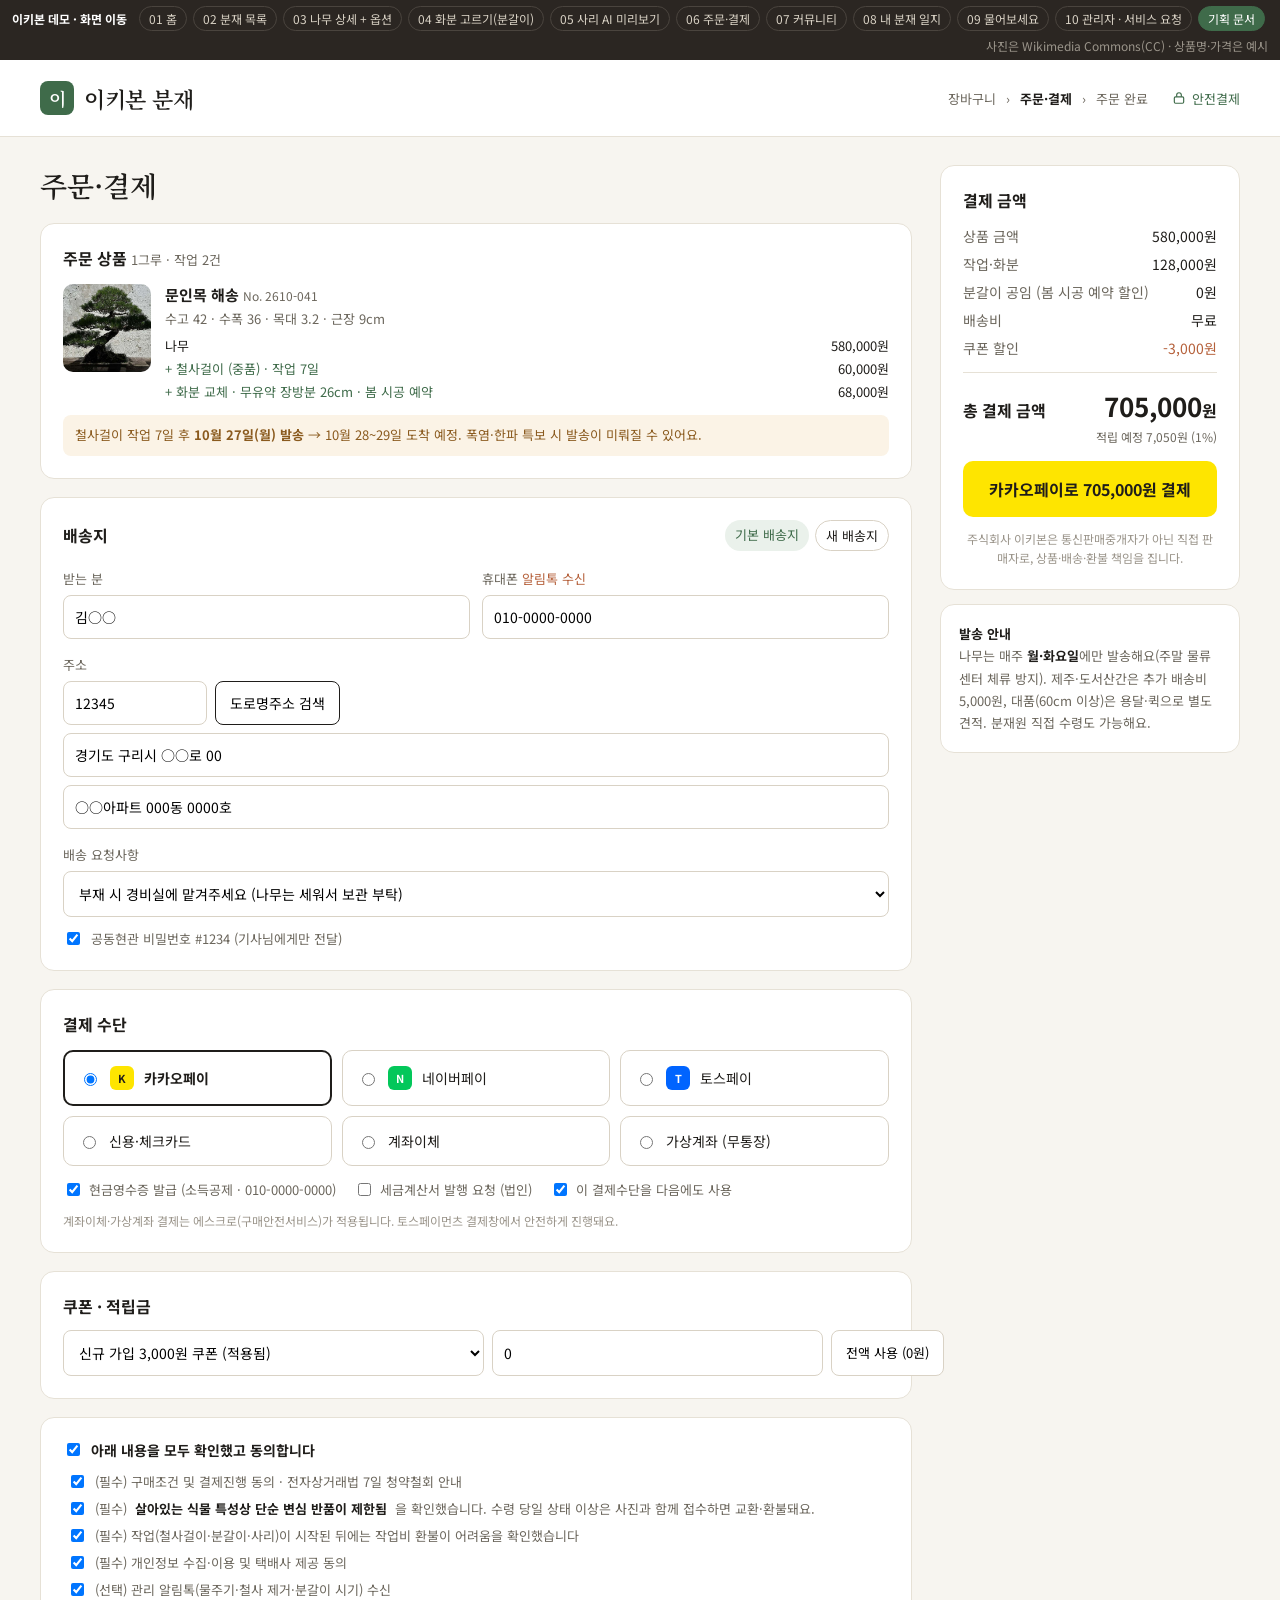
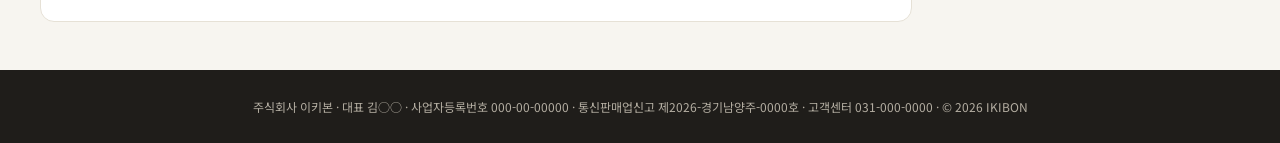
<file: checkout.html>
<!doctype html>
<html lang="ko">
<head>
<meta charset="utf-8">
<meta name="viewport" content="width=device-width, initial-scale=1">
<title>이키본 분재 — 주문·결제</title>
<link rel="stylesheet" href="mobile.css">
</head>
<body>
<div id="demo-bar" style="position:sticky;top:0;z-index:9999;background:#2B2622;color:#D9D2C5;font-size:12px;padding:6px 12px;display:flex;gap:6px;align-items:center;flex-wrap:wrap;font-family:'Noto Sans KR',sans-serif"><b style="color:#fff;margin-right:6px">이키본 데모 · 화면 이동</b><a href="index.html">01 홈</a><a href="shop.html">02 분재 목록</a><a href="product.html">03 나무 상세 + 옵션</a><a href="repot.html">04 화분 고르기(분갈이)</a><a href="shari.html">05 사리 AI 미리보기</a><a href="checkout.html">06 주문·결제</a><a href="community.html">07 커뮤니티</a><a href="journal.html">08 내 분재 일지</a><a href="qna.html">09 물어보세요</a><a href="admin.html">10 관리자 · 서비스 요청</a><a href="plan.html" class="plan">기획 문서</a><span style="margin-left:auto;color:#9A948A">사진은 Wikimedia Commons(CC) · 상품명·가격은 예시</span></div>
<style>#demo-bar a{color:#D9D2C5;text-decoration:none;border:1px solid #4A443E;border-radius:999px;padding:3px 9px;white-space:nowrap}#demo-bar a:hover,#demo-bar a.plan{background:#3F6B4A;color:#fff;border-color:#3F6B4A}</style>


<link rel="stylesheet" href="https://fonts.googleapis.com/css2?family=Noto+Sans+KR:wght@400;500;700&family=Noto+Serif+KR:wght@500;600&display=swap">
<style>
body{margin:0;background:#F7F5F0;color:#1F1D1A;font-family:'Noto Sans KR',sans-serif;-webkit-font-smoothing:antialiased}
a{color:#1F1D1A;text-decoration:none}a:hover{color:#3F6B4A}
</style>

<div style="width:100%;min-height:100vh;background:#F7F5F0;font-family:'Noto Sans KR',sans-serif;color:#1F1D1A">
<header style="background:#FFFFFF;border-bottom:1px solid #E6E1D6">
<div style="max-width:1200px;margin:0 auto;padding:0 24px;display:flex;align-items:center;gap:32px;height:76px;flex-wrap:wrap">
<a href="index.html" style="display:flex;align-items:center;gap:10px"><span style="width:34px;height:34px;border-radius:8px;background:#3F6B4A;display:inline-flex;align-items:center;justify-content:center;color:#fff;font-family:'Noto Serif KR',serif;font-weight:600;font-size:18px">이</span><span style="font-family:'Noto Serif KR',serif;font-weight:600;font-size:22px;letter-spacing:-0.5px">이키본 분재</span></a>
<div style="margin-left:auto;display:flex;align-items:center;gap:10px;font-size:13px;color:#6B665C"><span>장바구니</span><span>›</span><b style="color:#1F1D1A">주문·결제</b><span>›</span><span>주문 완료</span><span style="margin-left:14px;display:inline-flex;align-items:center;gap:6px;color:#3F6B4A"><svg width="14" height="14" viewBox="0 0 24 24" fill="none" stroke="currentColor" stroke-width="2" aria-hidden="true"><rect x="4" y="10" width="16" height="11" rx="2"></rect><path d="M8 10V7a4 4 0 0 1 8 0v3"></path></svg>안전결제</span></div>
</div>
</header>

<main style="max-width:1200px;margin:0 auto;padding:28px 24px 48px;display:flex;flex-wrap:wrap;gap:28px;align-items:flex-start">
<div style="flex:999 1 560px;min-width:0;display:flex;flex-direction:column;gap:18px">
<h1 style="margin:0;font-family:'Noto Serif KR',serif;font-weight:600;font-size:28px">주문·결제</h1>

<section style="background:#fff;border:1px solid #E6E1D6;border-radius:14px;padding:22px">
<div style="font-weight:700;font-size:16px;margin-bottom:14px">주문 상품 <span style="font-size:13px;color:#6B665C;font-weight:400">1그루 · 작업 2건</span></div>
<div style="display:flex;gap:14px;align-items:flex-start"><img src="img/black_pine.jpg" alt="" style="width:88px;height:88px;border-radius:10px;object-fit:cover"><div style="flex:1"><div style="font-weight:700;font-size:15px">문인목 해송 <span style="font-size:12px;color:#6B665C;font-weight:400">No. 2610-041</span></div><div style="font-size:13px;color:#6B665C;margin-top:4px">수고 42 · 수폭 36 · 목대 3.2 · 근장 9cm</div><div style="margin-top:8px;display:flex;flex-direction:column;gap:4px;font-size:13px"><div style="display:flex;justify-content:space-between"><span>나무</span><span>580,000원</span></div><div style="display:flex;justify-content:space-between"><span style="color:#3F6B4A">+ 철사걸이 (중품) · 작업 7일</span><span>60,000원</span></div><div style="display:flex;justify-content:space-between"><span style="color:#3F6B4A">+ 화분 교체 · 무유약 장방분 26cm · 봄 시공 예약</span><span>68,000원</span></div></div></div></div>
<div style="margin-top:14px;background:#FBF3E6;color:#8A5A1E;border-radius:8px;padding:10px 12px;font-size:13px;line-height:1.6">철사걸이 작업 7일 후 <b>10월 27일(월) 발송</b> → 10월 28~29일 도착 예정. 폭염·한파 특보 시 발송이 미뤄질 수 있어요.</div>
</section>

<section style="background:#fff;border:1px solid #E6E1D6;border-radius:14px;padding:22px">
<div style="display:flex;justify-content:space-between;align-items:center;margin-bottom:14px"><div style="font-weight:700;font-size:16px">배송지</div><div style="display:flex;gap:6px;font-size:13px"><span style="background:#EAF1EB;color:#3F6B4A;border-radius:999px;padding:5px 10px">기본 배송지</span><span style="border:1px solid #D9D2C5;border-radius:999px;padding:5px 10px">새 배송지</span></div></div>
<div style="display:grid;grid-template-columns:repeat(2, minmax(0, 1fr));gap:12px">
<div><label for="nm" style="font-size:13px;color:#6B665C">받는 분</label><input id="nm" value="김○○" style="width:100%;box-sizing:border-box;margin-top:6px;border:1px solid #D9D2C5;border-radius:8px;padding:11px;font-family:inherit;font-size:14px"></div>
<div><label for="ph" style="font-size:13px;color:#6B665C">휴대폰 <span style="color:#B5603A">알림톡 수신</span></label><input id="ph" value="010-0000-0000" style="width:100%;box-sizing:border-box;margin-top:6px;border:1px solid #D9D2C5;border-radius:8px;padding:11px;font-family:inherit;font-size:14px"></div>
<div style="grid-column:span 2"><label for="zip" style="font-size:13px;color:#6B665C">주소</label><div style="display:flex;gap:8px;margin-top:6px"><input id="zip" value="12345" style="width:120px;border:1px solid #D9D2C5;border-radius:8px;padding:11px;font-family:inherit;font-size:14px"><button type="button" style="border:1px solid #1F1D1A;background:#fff;border-radius:8px;padding:0 14px;font-family:inherit;font-size:14px;cursor:pointer">도로명주소 검색</button></div><input aria-label="도로명 주소" value="경기도 구리시 ○○로 00" style="width:100%;box-sizing:border-box;margin-top:8px;border:1px solid #D9D2C5;border-radius:8px;padding:11px;font-family:inherit;font-size:14px"><input aria-label="상세 주소" value="○○아파트 000동 0000호" style="width:100%;box-sizing:border-box;margin-top:8px;border:1px solid #D9D2C5;border-radius:8px;padding:11px;font-family:inherit;font-size:14px"></div>
<div style="grid-column:span 2"><label for="memo" style="font-size:13px;color:#6B665C">배송 요청사항</label><select id="memo" style="width:100%;box-sizing:border-box;margin-top:6px;border:1px solid #D9D2C5;border-radius:8px;padding:11px;font-family:inherit;font-size:14px;background:#fff"><option>부재 시 경비실에 맡겨주세요 (나무는 세워서 보관 부탁)</option><option>직접 받을게요 · 도착 전 연락 주세요</option><option>공동현관 비밀번호 입력</option><option>직접 입력</option></select></div>
</div>
<label style="display:flex;align-items:center;gap:8px;margin-top:12px;font-size:13px;color:#6B665C"><input type="checkbox" checked> 공동현관 비밀번호 #1234 (기사님에게만 전달)</label>
</section>

<section style="background:#fff;border:1px solid #E6E1D6;border-radius:14px;padding:22px">
<div style="font-weight:700;font-size:16px;margin-bottom:14px">결제 수단</div>
<div style="display:grid;grid-template-columns:repeat(3, minmax(0, 1fr));gap:10px">
<label style="border:2px solid #1F1D1A;border-radius:10px;padding:14px;display:flex;align-items:center;gap:10px;cursor:pointer;font-size:14px;font-weight:700"><input type="radio" name="pay" checked><span style="width:24px;height:24px;border-radius:6px;background:#FEE500;display:inline-flex;align-items:center;justify-content:center;font-size:11px;color:#1F1D1A">K</span>카카오페이</label>
<label style="border:1px solid #D9D2C5;border-radius:10px;padding:14px;display:flex;align-items:center;gap:10px;cursor:pointer;font-size:14px"><input type="radio" name="pay"><span style="width:24px;height:24px;border-radius:6px;background:#03C75A;display:inline-flex;align-items:center;justify-content:center;font-size:11px;color:#fff;font-weight:700">N</span>네이버페이</label>
<label style="border:1px solid #D9D2C5;border-radius:10px;padding:14px;display:flex;align-items:center;gap:10px;cursor:pointer;font-size:14px"><input type="radio" name="pay"><span style="width:24px;height:24px;border-radius:6px;background:#0064FF;display:inline-flex;align-items:center;justify-content:center;font-size:11px;color:#fff;font-weight:700">T</span>토스페이</label>
<label style="border:1px solid #D9D2C5;border-radius:10px;padding:14px;display:flex;align-items:center;gap:10px;cursor:pointer;font-size:14px"><input type="radio" name="pay">신용·체크카드</label>
<label style="border:1px solid #D9D2C5;border-radius:10px;padding:14px;display:flex;align-items:center;gap:10px;cursor:pointer;font-size:14px"><input type="radio" name="pay">계좌이체</label>
<label style="border:1px solid #D9D2C5;border-radius:10px;padding:14px;display:flex;align-items:center;gap:10px;cursor:pointer;font-size:14px"><input type="radio" name="pay">가상계좌 (무통장)</label>
</div>
<div style="display:flex;gap:18px;flex-wrap:wrap;margin-top:14px;font-size:13px;color:#6B665C"><label style="display:flex;align-items:center;gap:6px"><input type="checkbox" checked> 현금영수증 발급 (소득공제 · 010-0000-0000)</label><label style="display:flex;align-items:center;gap:6px"><input type="checkbox"> 세금계산서 발행 요청 (법인)</label><label style="display:flex;align-items:center;gap:6px"><input type="checkbox" checked> 이 결제수단을 다음에도 사용</label></div>
<div style="margin-top:12px;font-size:12px;color:#9A948A;line-height:1.6">계좌이체·가상계좌 결제는 에스크로(구매안전서비스)가 적용됩니다. 토스페이먼츠 결제창에서 안전하게 진행돼요.</div>
</section>

<section style="background:#fff;border:1px solid #E6E1D6;border-radius:14px;padding:22px">
<div style="font-weight:700;font-size:16px;margin-bottom:12px">쿠폰 · 적립금</div>
<div style="display:flex;gap:8px;flex-wrap:wrap"><select aria-label="쿠폰 선택" style="flex:1;min-width:220px;border:1px solid #D9D2C5;border-radius:8px;padding:11px;font-family:inherit;font-size:14px;background:#fff"><option>신규 가입 3,000원 쿠폰 (적용됨)</option><option>사용 안 함</option></select><div style="display:flex;gap:8px;flex:1;min-width:220px"><input aria-label="적립금" value="0" style="flex:1;border:1px solid #D9D2C5;border-radius:8px;padding:11px;font-family:inherit;font-size:14px"><button type="button" style="border:1px solid #D9D2C5;background:#fff;border-radius:8px;padding:0 14px;font-family:inherit;font-size:13px;cursor:pointer;white-space:nowrap">전액 사용 (0원)</button></div></div>
</section>

<section style="background:#fff;border:1px solid #E6E1D6;border-radius:14px;padding:22px;font-size:13px">
<label style="display:flex;align-items:center;gap:8px;font-weight:700;font-size:14px"><input type="checkbox" checked> 아래 내용을 모두 확인했고 동의합니다</label>
<div style="display:flex;flex-direction:column;gap:8px;margin-top:12px;color:#6B665C;padding-left:4px">
<label style="display:flex;align-items:center;gap:8px"><input type="checkbox" checked> (필수) 구매조건 및 결제진행 동의 · 전자상거래법 7일 청약철회 안내</label>
<label style="display:flex;align-items:center;gap:8px"><input type="checkbox" checked> (필수) <b style="color:#1F1D1A">살아있는 식물 특성상 단순 변심 반품이 제한됨</b>을 확인했습니다. 수령 당일 상태 이상은 사진과 함께 접수하면 교환·환불돼요.</label>
<label style="display:flex;align-items:center;gap:8px"><input type="checkbox" checked> (필수) 작업(철사걸이·분갈이·사리)이 시작된 뒤에는 작업비 환불이 어려움을 확인했습니다</label>
<label style="display:flex;align-items:center;gap:8px"><input type="checkbox" checked> (필수) 개인정보 수집·이용 및 택배사 제공 동의</label>
<label style="display:flex;align-items:center;gap:8px"><input type="checkbox" checked> (선택) 관리 알림톡(물주기·철사 제거·분갈이 시기) 수신</label>
</div>
</section>
</div>

<aside style="flex:1 1 300px;max-width:380px;min-width:0;position:sticky;top:16px">
<div style="background:#fff;border:1px solid #E6E1D6;border-radius:14px;padding:22px">
<div style="font-weight:700;font-size:16px">결제 금액</div>
<div style="margin-top:14px;font-size:14px;display:flex;flex-direction:column;gap:8px">
<div style="display:flex;justify-content:space-between"><span style="color:#6B665C">상품 금액</span><span>580,000원</span></div>
<div style="display:flex;justify-content:space-between"><span style="color:#6B665C">작업·화분</span><span>128,000원</span></div>
<div style="display:flex;justify-content:space-between"><span style="color:#6B665C">분갈이 공임 (봄 시공 예약 할인)</span><span>0원</span></div>
<div style="display:flex;justify-content:space-between"><span style="color:#6B665C">배송비</span><span>무료</span></div>
<div style="display:flex;justify-content:space-between"><span style="color:#6B665C">쿠폰 할인</span><span style="color:#B5603A">-3,000원</span></div>
</div>
<div style="display:flex;justify-content:space-between;align-items:baseline;border-top:1px solid #E6E1D6;margin-top:14px;padding-top:14px"><span style="font-weight:700;font-size:16px">총 결제 금액</span><span style="font-weight:700;font-size:26px">705,000<span style="font-size:16px">원</span></span></div>
<div style="font-size:12px;color:#6B665C;text-align:right;margin-top:4px">적립 예정 7,050원 (1%)</div>
<a href="journal.html" style="display:block;text-align:center;background:#FEE500;color:#1F1D1A;border-radius:10px;padding:16px;font-weight:700;font-size:16px;margin-top:16px">카카오페이로 705,000원 결제</a>
<div style="font-size:12px;color:#9A948A;margin-top:12px;line-height:1.6;text-align:center">주식회사 이키본은 통신판매중개자가 아닌 직접 판매자로, 상품·배송·환불 책임을 집니다.</div>
</div>
<div style="background:#fff;border:1px solid #E6E1D6;border-radius:14px;padding:18px;margin-top:14px;font-size:13px;color:#6B665C;line-height:1.7"><b style="color:#1F1D1A">발송 안내</b><br>나무는 매주 <b style="color:#1F1D1A">월·화요일</b>에만 발송해요(주말 물류센터 체류 방지). 제주·도서산간은 추가 배송비 5,000원, 대품(60cm 이상)은 용달·퀵으로 별도 견적. 분재원 직접 수령도 가능해요.</div>
</aside>
</main>
<footer style="background:#1F1D1A;color:#B4AEA2;padding:28px 24px;font-size:12px;text-align:center">주식회사 이키본 · 대표 김○○ · 사업자등록번호 000-00-00000 · 통신판매업신고 제2026-경기남양주-0000호 · 고객센터 031-000-0000 · © 2026 IKIBON</footer>
</div>

</body>
</html>
</file>
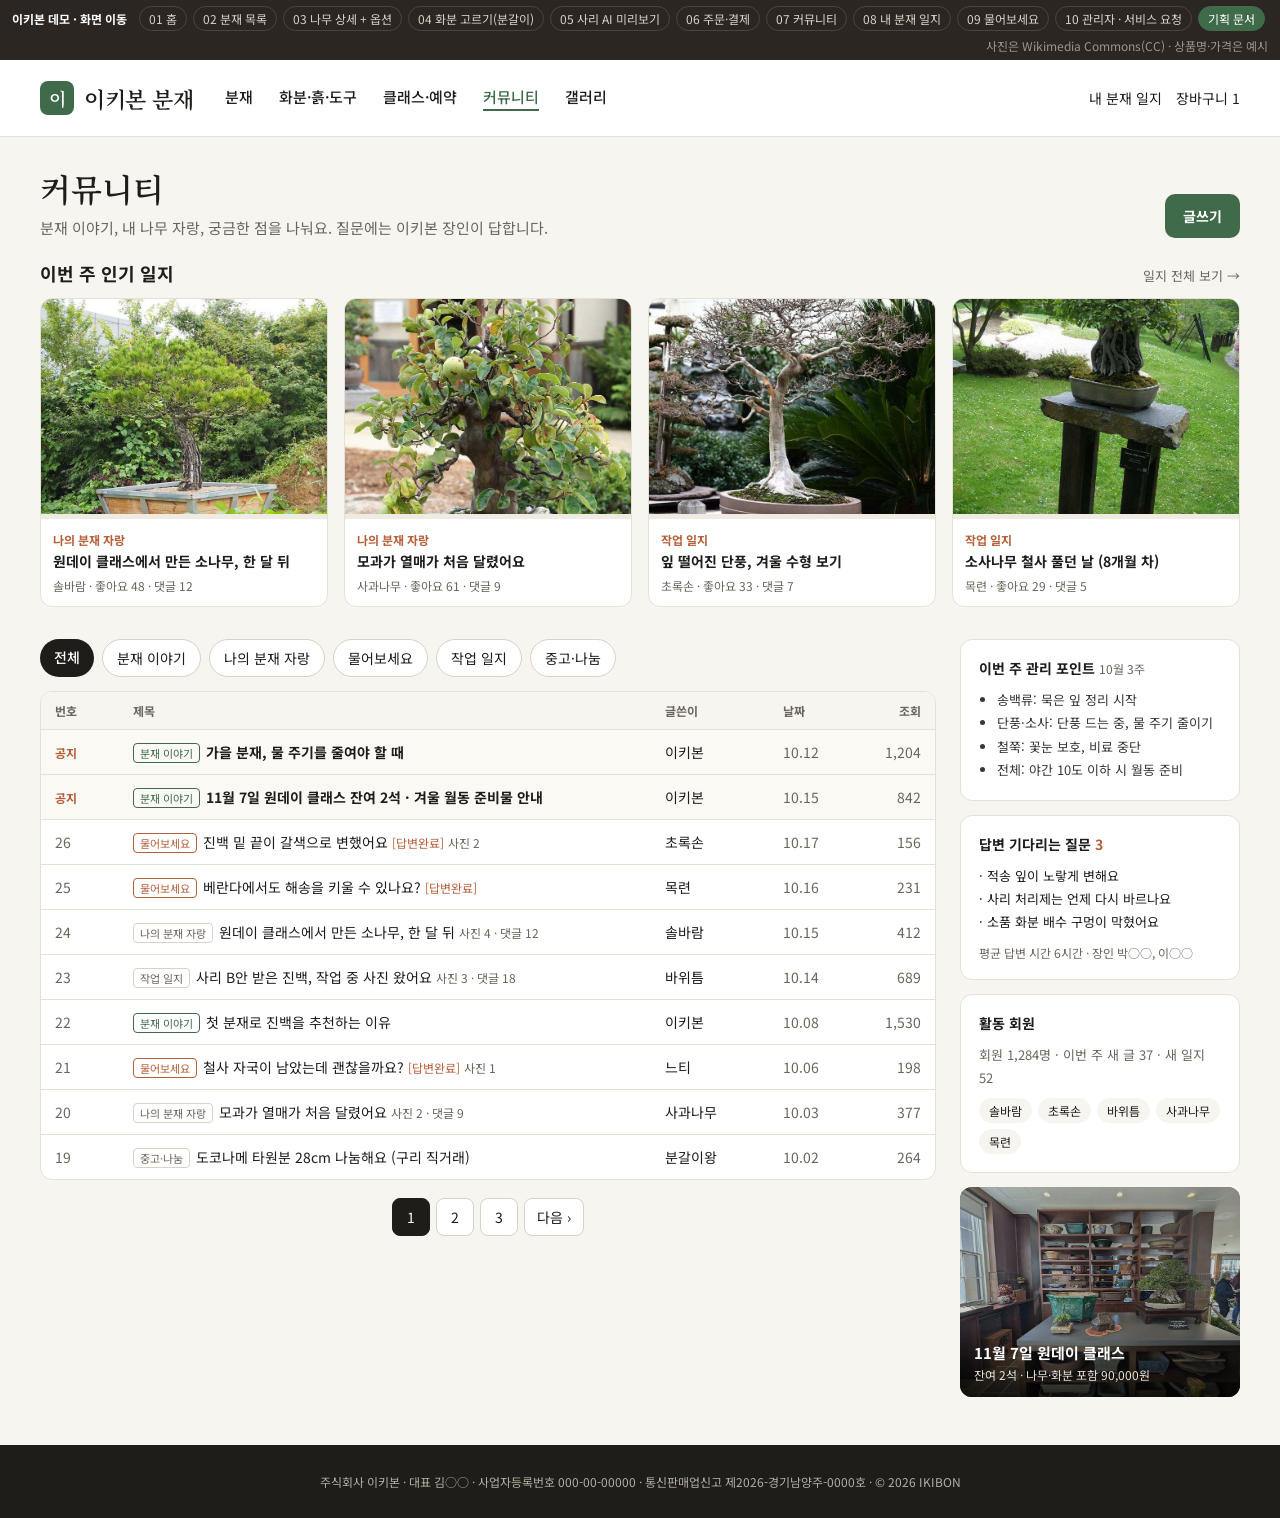
<file: community.html>
<!doctype html>
<html lang="ko">
<head>
<meta charset="utf-8">
<meta name="viewport" content="width=device-width, initial-scale=1">
<title>이키본 분재 — 커뮤니티</title>
<link rel="stylesheet" href="mobile.css">
</head>
<body>
<div id="demo-bar" style="position:sticky;top:0;z-index:9999;background:#2B2622;color:#D9D2C5;font-size:12px;padding:6px 12px;display:flex;gap:6px;align-items:center;flex-wrap:wrap;font-family:'Noto Sans KR',sans-serif"><b style="color:#fff;margin-right:6px">이키본 데모 · 화면 이동</b><a href="index.html">01 홈</a><a href="shop.html">02 분재 목록</a><a href="product.html">03 나무 상세 + 옵션</a><a href="repot.html">04 화분 고르기(분갈이)</a><a href="shari.html">05 사리 AI 미리보기</a><a href="checkout.html">06 주문·결제</a><a href="community.html">07 커뮤니티</a><a href="journal.html">08 내 분재 일지</a><a href="qna.html">09 물어보세요</a><a href="admin.html">10 관리자 · 서비스 요청</a><a href="plan.html" class="plan">기획 문서</a><span style="margin-left:auto;color:#9A948A">사진은 Wikimedia Commons(CC) · 상품명·가격은 예시</span></div>
<style>#demo-bar a{color:#D9D2C5;text-decoration:none;border:1px solid #4A443E;border-radius:999px;padding:3px 9px;white-space:nowrap}#demo-bar a:hover,#demo-bar a.plan{background:#3F6B4A;color:#fff;border-color:#3F6B4A}</style>


<link rel="stylesheet" href="https://fonts.googleapis.com/css2?family=Noto+Sans+KR:wght@400;500;700&family=Noto+Serif+KR:wght@500;600&display=swap">
<style>
body{margin:0;background:#F7F5F0;color:#1F1D1A;font-family:'Noto Sans KR',sans-serif;-webkit-font-smoothing:antialiased}
a{color:#1F1D1A;text-decoration:none}a:hover{color:#3F6B4A}
</style>

<div style="width:100%;min-height:100vh;background:#F7F5F0;font-family:'Noto Sans KR',sans-serif;color:#1F1D1A">
<header style="background:#FFFFFF;border-bottom:1px solid #E6E1D6">
<div style="max-width:1200px;margin:0 auto;padding:0 24px;display:flex;align-items:center;gap:32px;height:76px;flex-wrap:wrap">
<a href="index.html" style="display:flex;align-items:center;gap:10px"><span style="width:34px;height:34px;border-radius:8px;background:#3F6B4A;display:inline-flex;align-items:center;justify-content:center;color:#fff;font-family:'Noto Serif KR',serif;font-weight:600;font-size:18px">이</span><span style="font-family:'Noto Serif KR',serif;font-weight:600;font-size:22px;letter-spacing:-0.5px">이키본 분재</span></a>
<nav style="display:flex;gap:26px;font-size:15px;font-weight:500;flex-wrap:wrap"><a href="shop.html">분재</a><a href="shop.html">화분·흙·도구</a><a href="index.html">클래스·예약</a><a href="community.html" style="color:#3F6B4A;border-bottom:2px solid #3F6B4A;padding-bottom:2px">커뮤니티</a><a href="index.html">갤러리</a></nav>
<div style="margin-left:auto;display:flex;align-items:center;gap:14px;font-size:14px"><a href="journal.html">내 분재 일지</a><a href="checkout.html">장바구니 1</a></div>
</div>
</header>

<div style="max-width:1200px;margin:0 auto;padding:28px 24px 0;display:flex;align-items:flex-end;justify-content:space-between;flex-wrap:wrap;gap:12px">
<div><h1 style="margin:0;font-family:'Noto Serif KR',serif;font-weight:600;font-size:32px">커뮤니티</h1><p style="margin:6px 0 0;font-size:15px;color:#6B665C">분재 이야기, 내 나무 자랑, 궁금한 점을 나눠요. 질문에는 이키본 장인이 답합니다.</p></div>
<a href="community.html" style="background:#3F6B4A;color:#fff;border-radius:10px;padding:12px 18px;font-weight:700;font-size:14px">글쓰기</a>
</div>

<section style="max-width:1200px;margin:0 auto;padding:22px 24px 0">
<div style="display:flex;align-items:baseline;justify-content:space-between;margin-bottom:12px"><h2 style="margin:0;font-size:18px;font-weight:700">이번 주 인기 일지</h2><a href="journal.html" style="font-size:13px;color:#6B665C">일지 전체 보기 →</a></div>
<div style="display:grid;grid-template-columns:repeat(4, minmax(0, 1fr));gap:16px">
<a href="journal.html" style="background:#fff;border:1px solid #E6E1D6;border-radius:12px;overflow:hidden;display:block"><div style="aspect-ratio:4/3;background:#EFEBE3"><img src="img/pine_kr.jpg" alt="" style="width:100%;height:100%;object-fit:cover"></div><div style="padding:12px"><div style="font-size:12px;color:#B5603A;font-weight:700">나의 분재 자랑</div><div style="font-weight:700;font-size:14px;margin-top:4px;line-height:1.4">원데이 클래스에서 만든 소나무, 한 달 뒤</div><div style="font-size:12px;color:#6B665C;margin-top:6px">솔바람 · 좋아요 48 · 댓글 12</div></div></a>
<a href="journal.html" style="background:#fff;border:1px solid #E6E1D6;border-radius:12px;overflow:hidden;display:block"><div style="aspect-ratio:4/3;background:#EFEBE3"><img src="img/quince.jpg" alt="" style="width:100%;height:100%;object-fit:cover"></div><div style="padding:12px"><div style="font-size:12px;color:#B5603A;font-weight:700">나의 분재 자랑</div><div style="font-weight:700;font-size:14px;margin-top:4px;line-height:1.4">모과가 열매가 처음 달렸어요</div><div style="font-size:12px;color:#6B665C;margin-top:6px">사과나무 · 좋아요 61 · 댓글 9</div></div></a>
<a href="journal.html" style="background:#fff;border:1px solid #E6E1D6;border-radius:12px;overflow:hidden;display:block"><div style="aspect-ratio:4/3;background:#EFEBE3"><img src="img/trident.jpg" alt="" style="width:100%;height:100%;object-fit:cover"></div><div style="padding:12px"><div style="font-size:12px;color:#B5603A;font-weight:700">작업 일지</div><div style="font-weight:700;font-size:14px;margin-top:4px;line-height:1.4">잎 떨어진 단풍, 겨울 수형 보기</div><div style="font-size:12px;color:#6B665C;margin-top:6px">초록손 · 좋아요 33 · 댓글 7</div></div></a>
<a href="journal.html" style="background:#fff;border:1px solid #E6E1D6;border-radius:12px;overflow:hidden;display:block"><div style="aspect-ratio:4/3;background:#EFEBE3"><img src="img/hornbeam.jpg" alt="" style="width:100%;height:100%;object-fit:cover"></div><div style="padding:12px"><div style="font-size:12px;color:#B5603A;font-weight:700">작업 일지</div><div style="font-weight:700;font-size:14px;margin-top:4px;line-height:1.4">소사나무 철사 풀던 날 (8개월 차)</div><div style="font-size:12px;color:#6B665C;margin-top:6px">목련 · 좋아요 29 · 댓글 5</div></div></a>
</div>
</section>

<main style="max-width:1200px;margin:0 auto;padding:32px 24px 48px;display:flex;flex-wrap:wrap;gap:24px;align-items:flex-start">
<div style="flex:999 1 560px;min-width:0">
<div style="display:flex;gap:8px;flex-wrap:wrap;font-size:14px;margin-bottom:14px"><span style="background:#1F1D1A;color:#fff;border-radius:999px;padding:8px 14px;font-weight:500">전체</span><span style="border:1px solid #D9D2C5;border-radius:999px;padding:8px 14px;background:#fff">분재 이야기</span><span style="border:1px solid #D9D2C5;border-radius:999px;padding:8px 14px;background:#fff">나의 분재 자랑</span><span style="border:1px solid #D9D2C5;border-radius:999px;padding:8px 14px;background:#fff">물어보세요</span><span style="border:1px solid #D9D2C5;border-radius:999px;padding:8px 14px;background:#fff">작업 일지</span><span style="border:1px solid #D9D2C5;border-radius:999px;padding:8px 14px;background:#fff">중고·나눔</span></div>
<div style="background:#fff;border:1px solid #E6E1D6;border-radius:12px;overflow:hidden">
<table style="width:100%;border-collapse:collapse;font-size:14px">
<thead><tr style="background:#F7F5F0;color:#6B665C;font-size:12px"><th style="text-align:left;padding:10px 14px;width:50px">번호</th><th style="text-align:left;padding:10px 14px">제목</th><th style="text-align:left;padding:10px 14px;width:90px">글쓴이</th><th style="text-align:left;padding:10px 14px;width:60px">날짜</th><th style="text-align:right;padding:10px 14px;width:50px">조회</th></tr></thead>
<tbody>
<tr style="border-top:1px solid #E6E1D6;background:#FBF9F4"><td style="padding:12px 14px;color:#B5603A;font-weight:700;font-size:12px">공지</td><td style="padding:12px 14px"><span style="font-size:11px;color:#3F6B4A;border:1px solid #3F6B4A;border-radius:4px;padding:1px 6px;margin-right:6px">분재 이야기</span><a href="community.html" style="font-weight:700">가을 분재, 물 주기를 줄여야 할 때</a></td><td style="padding:12px 14px">이키본</td><td style="padding:12px 14px;color:#6B665C">10.12</td><td style="padding:12px 14px;text-align:right;color:#6B665C">1,204</td></tr>
<tr style="border-top:1px solid #E6E1D6;background:#FBF9F4"><td style="padding:12px 14px;color:#B5603A;font-weight:700;font-size:12px">공지</td><td style="padding:12px 14px"><span style="font-size:11px;color:#3F6B4A;border:1px solid #3F6B4A;border-radius:4px;padding:1px 6px;margin-right:6px">분재 이야기</span><a href="community.html" style="font-weight:700">11월 7일 원데이 클래스 잔여 2석 · 겨울 월동 준비물 안내</a></td><td style="padding:12px 14px">이키본</td><td style="padding:12px 14px;color:#6B665C">10.15</td><td style="padding:12px 14px;text-align:right;color:#6B665C">842</td></tr>
<tr style="border-top:1px solid #E6E1D6"><td style="padding:12px 14px;color:#6B665C">26</td><td style="padding:12px 14px"><span style="font-size:11px;color:#B5603A;border:1px solid #B5603A;border-radius:4px;padding:1px 6px;margin-right:6px">물어보세요</span><a href="qna.html">진백 밑 끝이 갈색으로 변했어요 <span style="color:#B5603A;font-size:12px">[답변완료]</span></a> <span style="font-size:12px;color:#6B665C">사진 2</span></td><td style="padding:12px 14px">초록손</td><td style="padding:12px 14px;color:#6B665C">10.17</td><td style="padding:12px 14px;text-align:right;color:#6B665C">156</td></tr>
<tr style="border-top:1px solid #E6E1D6"><td style="padding:12px 14px;color:#6B665C">25</td><td style="padding:12px 14px"><span style="font-size:11px;color:#B5603A;border:1px solid #B5603A;border-radius:4px;padding:1px 6px;margin-right:6px">물어보세요</span><a href="qna.html">베란다에서도 해송을 키울 수 있나요? <span style="color:#B5603A;font-size:12px">[답변완료]</span></a></td><td style="padding:12px 14px">목련</td><td style="padding:12px 14px;color:#6B665C">10.16</td><td style="padding:12px 14px;text-align:right;color:#6B665C">231</td></tr>
<tr style="border-top:1px solid #E6E1D6"><td style="padding:12px 14px;color:#6B665C">24</td><td style="padding:12px 14px"><span style="font-size:11px;color:#6B665C;border:1px solid #D9D2C5;border-radius:4px;padding:1px 6px;margin-right:6px">나의 분재 자랑</span><a href="journal.html">원데이 클래스에서 만든 소나무, 한 달 뒤</a> <span style="font-size:12px;color:#6B665C">사진 4 · 댓글 12</span></td><td style="padding:12px 14px">솔바람</td><td style="padding:12px 14px;color:#6B665C">10.15</td><td style="padding:12px 14px;text-align:right;color:#6B665C">412</td></tr>
<tr style="border-top:1px solid #E6E1D6"><td style="padding:12px 14px;color:#6B665C">23</td><td style="padding:12px 14px"><span style="font-size:11px;color:#6B665C;border:1px solid #D9D2C5;border-radius:4px;padding:1px 6px;margin-right:6px">작업 일지</span><a href="journal.html">사리 B안 받은 진백, 작업 중 사진 왔어요</a> <span style="font-size:12px;color:#6B665C">사진 3 · 댓글 18</span></td><td style="padding:12px 14px">바위틈</td><td style="padding:12px 14px;color:#6B665C">10.14</td><td style="padding:12px 14px;text-align:right;color:#6B665C">689</td></tr>
<tr style="border-top:1px solid #E6E1D6"><td style="padding:12px 14px;color:#6B665C">22</td><td style="padding:12px 14px"><span style="font-size:11px;color:#3F6B4A;border:1px solid #3F6B4A;border-radius:4px;padding:1px 6px;margin-right:6px">분재 이야기</span><a href="community.html">첫 분재로 진백을 추천하는 이유</a></td><td style="padding:12px 14px">이키본</td><td style="padding:12px 14px;color:#6B665C">10.08</td><td style="padding:12px 14px;text-align:right;color:#6B665C">1,530</td></tr>
<tr style="border-top:1px solid #E6E1D6"><td style="padding:12px 14px;color:#6B665C">21</td><td style="padding:12px 14px"><span style="font-size:11px;color:#B5603A;border:1px solid #B5603A;border-radius:4px;padding:1px 6px;margin-right:6px">물어보세요</span><a href="qna.html">철사 자국이 남았는데 괜찮을까요? <span style="color:#B5603A;font-size:12px">[답변완료]</span></a> <span style="font-size:12px;color:#6B665C">사진 1</span></td><td style="padding:12px 14px">느티</td><td style="padding:12px 14px;color:#6B665C">10.06</td><td style="padding:12px 14px;text-align:right;color:#6B665C">198</td></tr>
<tr style="border-top:1px solid #E6E1D6"><td style="padding:12px 14px;color:#6B665C">20</td><td style="padding:12px 14px"><span style="font-size:11px;color:#6B665C;border:1px solid #D9D2C5;border-radius:4px;padding:1px 6px;margin-right:6px">나의 분재 자랑</span><a href="journal.html">모과가 열매가 처음 달렸어요</a> <span style="font-size:12px;color:#6B665C">사진 2 · 댓글 9</span></td><td style="padding:12px 14px">사과나무</td><td style="padding:12px 14px;color:#6B665C">10.03</td><td style="padding:12px 14px;text-align:right;color:#6B665C">377</td></tr>
<tr style="border-top:1px solid #E6E1D6"><td style="padding:12px 14px;color:#6B665C">19</td><td style="padding:12px 14px"><span style="font-size:11px;color:#6B665C;border:1px solid #D9D2C5;border-radius:4px;padding:1px 6px;margin-right:6px">중고·나눔</span><a href="community.html">도코나메 타원분 28cm 나눔해요 (구리 직거래)</a></td><td style="padding:12px 14px">분갈이왕</td><td style="padding:12px 14px;color:#6B665C">10.02</td><td style="padding:12px 14px;text-align:right;color:#6B665C">264</td></tr>
</tbody>
</table>
</div>
<div style="display:flex;justify-content:center;gap:6px;margin-top:18px;font-size:14px"><span style="border:1px solid #1F1D1A;background:#1F1D1A;color:#fff;border-radius:8px;width:36px;height:36px;display:inline-flex;align-items:center;justify-content:center">1</span><span style="border:1px solid #D9D2C5;border-radius:8px;width:36px;height:36px;display:inline-flex;align-items:center;justify-content:center;background:#fff">2</span><span style="border:1px solid #D9D2C5;border-radius:8px;width:36px;height:36px;display:inline-flex;align-items:center;justify-content:center;background:#fff">3</span><span style="border:1px solid #D9D2C5;border-radius:8px;padding:0 12px;height:36px;display:inline-flex;align-items:center;background:#fff">다음 ›</span></div>
</div>

<aside style="flex:1 1 280px;max-width:320px;min-width:0;display:flex;flex-direction:column;gap:14px">
<div style="background:#fff;border:1px solid #E6E1D6;border-radius:12px;padding:18px"><div style="font-weight:700;font-size:14px;margin-bottom:10px">이번 주 관리 포인트 <span style="font-size:12px;color:#6B665C;font-weight:400">10월 3주</span></div><ul style="margin:0;padding-left:18px;font-size:13px;color:#3A3732;line-height:1.8"><li>송백류: 묵은 잎 정리 시작</li><li>단풍·소사: 단풍 드는 중, 물 주기 줄이기</li><li>철쭉: 꽃눈 보호, 비료 중단</li><li>전체: 야간 10도 이하 시 월동 준비</li></ul></div>
<div style="background:#fff;border:1px solid #E6E1D6;border-radius:12px;padding:18px"><div style="font-weight:700;font-size:14px;margin-bottom:10px">답변 기다리는 질문 <span style="color:#B5603A">3</span></div><div style="font-size:13px;line-height:1.8"><a href="qna.html">· 적송 잎이 노랗게 변해요</a><br><a href="qna.html">· 사리 처리제는 언제 다시 바르나요</a><br><a href="qna.html">· 소품 화분 배수 구멍이 막혔어요</a></div><div style="font-size:12px;color:#6B665C;margin-top:10px">평균 답변 시간 6시간 · 장인 박○○, 이○○</div></div>
<div style="background:#fff;border:1px solid #E6E1D6;border-radius:12px;padding:18px"><div style="font-weight:700;font-size:14px;margin-bottom:10px">활동 회원</div><div style="font-size:13px;color:#6B665C;line-height:1.8">회원 1,284명 · 이번 주 새 글 37 · 새 일지 52</div><div style="display:flex;gap:6px;margin-top:8px;flex-wrap:wrap;font-size:12px"><span style="background:#F7F5F0;border-radius:999px;padding:4px 10px">솔바람</span><span style="background:#F7F5F0;border-radius:999px;padding:4px 10px">초록손</span><span style="background:#F7F5F0;border-radius:999px;padding:4px 10px">바위틈</span><span style="background:#F7F5F0;border-radius:999px;padding:4px 10px">사과나무</span><span style="background:#F7F5F0;border-radius:999px;padding:4px 10px">목련</span></div></div>
<a href="index.html" style="display:block;position:relative;border-radius:12px;overflow:hidden;aspect-ratio:4/3;background:#2F2A26"><img src="img/workshop.jpg" alt="" style="position:absolute;inset:0;width:100%;height:100%;object-fit:cover;opacity:0.8"><div style="position:absolute;left:0;right:0;bottom:0;padding:14px;color:#fff;background:linear-gradient(180deg, rgba(0,0,0,0) 0%, rgba(0,0,0,0.78) 100%)"><div style="font-weight:700;font-size:15px">11월 7일 원데이 클래스</div><div style="font-size:12px;color:#E6E1D6;margin-top:3px">잔여 2석 · 나무·화분 포함 90,000원</div></div></a>
</aside>
</main>
<footer style="background:#1F1D1A;color:#B4AEA2;padding:28px 24px;font-size:12px;text-align:center">주식회사 이키본 · 대표 김○○ · 사업자등록번호 000-00-00000 · 통신판매업신고 제2026-경기남양주-0000호 · © 2026 IKIBON</footer>
</div>

</body>
</html>
</file>
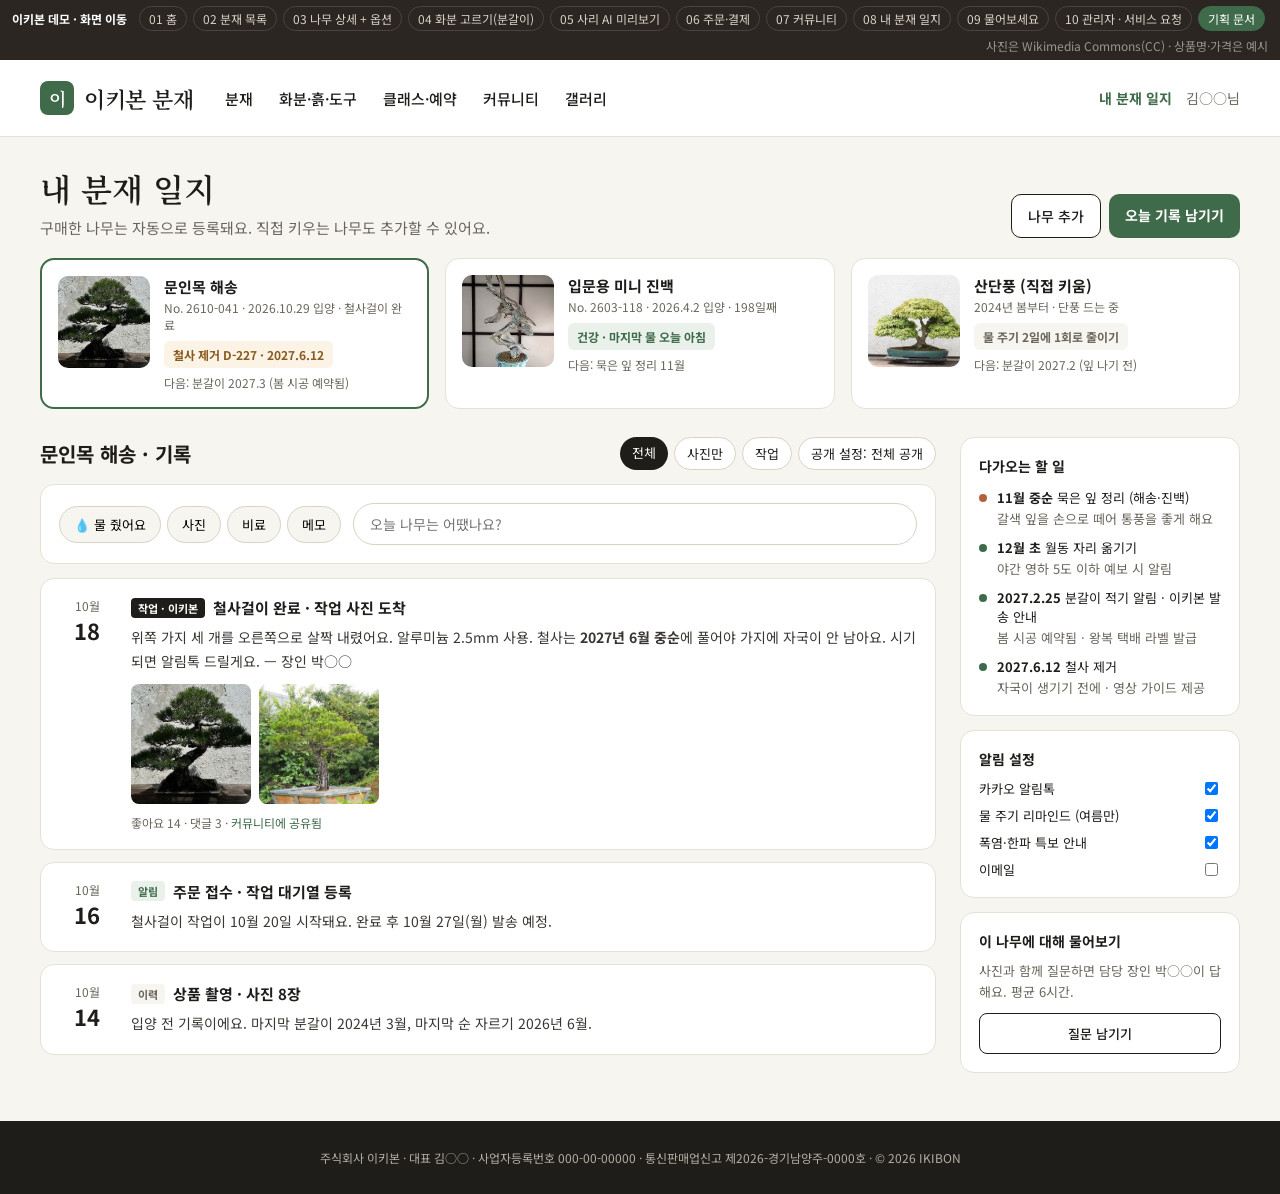
<file: journal.html>
<!doctype html>
<html lang="ko">
<head>
<meta charset="utf-8">
<meta name="viewport" content="width=device-width, initial-scale=1">
<title>이키본 분재 — 내 분재 일지</title>
<link rel="stylesheet" href="mobile.css">
</head>
<body>
<div id="demo-bar" style="position:sticky;top:0;z-index:9999;background:#2B2622;color:#D9D2C5;font-size:12px;padding:6px 12px;display:flex;gap:6px;align-items:center;flex-wrap:wrap;font-family:'Noto Sans KR',sans-serif"><b style="color:#fff;margin-right:6px">이키본 데모 · 화면 이동</b><a href="index.html">01 홈</a><a href="shop.html">02 분재 목록</a><a href="product.html">03 나무 상세 + 옵션</a><a href="repot.html">04 화분 고르기(분갈이)</a><a href="shari.html">05 사리 AI 미리보기</a><a href="checkout.html">06 주문·결제</a><a href="community.html">07 커뮤니티</a><a href="journal.html">08 내 분재 일지</a><a href="qna.html">09 물어보세요</a><a href="admin.html">10 관리자 · 서비스 요청</a><a href="plan.html" class="plan">기획 문서</a><span style="margin-left:auto;color:#9A948A">사진은 Wikimedia Commons(CC) · 상품명·가격은 예시</span></div>
<style>#demo-bar a{color:#D9D2C5;text-decoration:none;border:1px solid #4A443E;border-radius:999px;padding:3px 9px;white-space:nowrap}#demo-bar a:hover,#demo-bar a.plan{background:#3F6B4A;color:#fff;border-color:#3F6B4A}</style>


<link rel="stylesheet" href="https://fonts.googleapis.com/css2?family=Noto+Sans+KR:wght@400;500;700&family=Noto+Serif+KR:wght@500;600&display=swap">
<style>
body{margin:0;background:#F7F5F0;color:#1F1D1A;font-family:'Noto Sans KR',sans-serif;-webkit-font-smoothing:antialiased}
a{color:#1F1D1A;text-decoration:none}a:hover{color:#3F6B4A}
</style>

<div style="width:100%;min-height:100vh;background:#F7F5F0;font-family:'Noto Sans KR',sans-serif;color:#1F1D1A">
<header style="background:#FFFFFF;border-bottom:1px solid #E6E1D6">
<div style="max-width:1200px;margin:0 auto;padding:0 24px;display:flex;align-items:center;gap:32px;height:76px;flex-wrap:wrap">
<a href="index.html" style="display:flex;align-items:center;gap:10px"><span style="width:34px;height:34px;border-radius:8px;background:#3F6B4A;display:inline-flex;align-items:center;justify-content:center;color:#fff;font-family:'Noto Serif KR',serif;font-weight:600;font-size:18px">이</span><span style="font-family:'Noto Serif KR',serif;font-weight:600;font-size:22px;letter-spacing:-0.5px">이키본 분재</span></a>
<nav style="display:flex;gap:26px;font-size:15px;font-weight:500;flex-wrap:wrap"><a href="shop.html">분재</a><a href="shop.html">화분·흙·도구</a><a href="index.html">클래스·예약</a><a href="community.html">커뮤니티</a><a href="index.html">갤러리</a></nav>
<div style="margin-left:auto;display:flex;align-items:center;gap:14px;font-size:14px"><a href="journal.html" style="color:#3F6B4A;font-weight:700">내 분재 일지</a><span style="color:#6B665C">김○○님</span></div>
</div>
</header>

<div style="max-width:1200px;margin:0 auto;padding:28px 24px 0;display:flex;align-items:flex-end;justify-content:space-between;flex-wrap:wrap;gap:12px">
<div><h1 style="margin:0;font-family:'Noto Serif KR',serif;font-weight:600;font-size:32px">내 분재 일지</h1><p style="margin:6px 0 0;font-size:15px;color:#6B665C">구매한 나무는 자동으로 등록돼요. 직접 키우는 나무도 추가할 수 있어요.</p></div>
<div style="display:flex;gap:8px"><a href="journal.html" style="border:1px solid #1F1D1A;border-radius:10px;padding:11px 16px;font-size:14px;font-weight:500;background:#fff">나무 추가</a><a href="journal.html" style="background:#3F6B4A;color:#fff;border-radius:10px;padding:11px 16px;font-size:14px;font-weight:700">오늘 기록 남기기</a></div>
</div>

<section style="max-width:1200px;margin:0 auto;padding:20px 24px 0;display:grid;grid-template-columns:repeat(3, minmax(0, 1fr));gap:16px">
<div style="background:#fff;border:2px solid #3F6B4A;border-radius:14px;padding:16px;display:flex;gap:14px"><img src="img/black_pine.jpg" alt="" style="width:92px;height:92px;border-radius:10px;object-fit:cover"><div style="flex:1;min-width:0"><div style="font-weight:700;font-size:15px">문인목 해송</div><div style="font-size:12px;color:#6B665C;margin-top:2px">No. 2610-041 · 2026.10.29 입양 · 철사걸이 완료</div><div style="margin-top:8px;display:inline-flex;align-items:center;gap:6px;background:#FBF3E6;color:#8A5A1E;border-radius:6px;padding:5px 9px;font-size:12px;font-weight:700">철사 제거 D-227 · 2027.6.12</div><div style="font-size:12px;color:#6B665C;margin-top:6px">다음: 분갈이 2027.3 (봄 시공 예약됨)</div></div></div>
<div style="background:#fff;border:1px solid #E6E1D6;border-radius:14px;padding:16px;display:flex;gap:14px"><img src="img/juniper_kz.jpg" alt="" style="width:92px;height:92px;border-radius:10px;object-fit:cover"><div style="flex:1;min-width:0"><div style="font-weight:700;font-size:15px">입문용 미니 진백</div><div style="font-size:12px;color:#6B665C;margin-top:2px">No. 2603-118 · 2026.4.2 입양 · 198일째</div><div style="margin-top:8px;display:inline-flex;align-items:center;gap:6px;background:#EAF1EB;color:#3F6B4A;border-radius:6px;padding:5px 9px;font-size:12px;font-weight:700">건강 · 마지막 물 오늘 아침</div><div style="font-size:12px;color:#6B665C;margin-top:6px">다음: 묵은 잎 정리 11월</div></div></div>
<div style="background:#fff;border:1px solid #E6E1D6;border-radius:14px;padding:16px;display:flex;gap:14px"><img src="img/maple.jpg" alt="" style="width:92px;height:92px;border-radius:10px;object-fit:cover"><div style="flex:1;min-width:0"><div style="font-weight:700;font-size:15px">산단풍 (직접 키움)</div><div style="font-size:12px;color:#6B665C;margin-top:2px">2024년 봄부터 · 단풍 드는 중</div><div style="margin-top:8px;display:inline-flex;align-items:center;gap:6px;background:#F7F5F0;color:#6B665C;border-radius:6px;padding:5px 9px;font-size:12px;font-weight:700">물 주기 2일에 1회로 줄이기</div><div style="font-size:12px;color:#6B665C;margin-top:6px">다음: 분갈이 2027.2 (잎 나기 전)</div></div></div>
</section>

<main style="max-width:1200px;margin:0 auto;padding:28px 24px 48px;display:flex;flex-wrap:wrap;gap:24px;align-items:flex-start">
<div style="flex:999 1 560px;min-width:0">
<div style="display:flex;align-items:center;justify-content:space-between;margin-bottom:14px"><h2 style="margin:0;font-size:20px;font-weight:700">문인목 해송 · 기록</h2><div style="display:flex;gap:6px;font-size:13px"><span style="background:#1F1D1A;color:#fff;border-radius:999px;padding:6px 12px">전체</span><span style="border:1px solid #D9D2C5;border-radius:999px;padding:6px 12px;background:#fff">사진만</span><span style="border:1px solid #D9D2C5;border-radius:999px;padding:6px 12px;background:#fff">작업</span><span style="border:1px solid #D9D2C5;border-radius:999px;padding:6px 12px;background:#fff">공개 설정: 전체 공개</span></div></div>

<div style="background:#fff;border:1px solid #E6E1D6;border-radius:14px;padding:18px;display:flex;gap:12px;align-items:center;margin-bottom:14px"><div style="display:flex;gap:6px"><button type="button" style="border:1px solid #D9D2C5;background:#F7F5F0;border-radius:999px;padding:8px 14px;font-size:13px;font-family:inherit;cursor:pointer">💧 물 줬어요</button><button type="button" style="border:1px solid #D9D2C5;background:#F7F5F0;border-radius:999px;padding:8px 14px;font-size:13px;font-family:inherit;cursor:pointer">사진</button><button type="button" style="border:1px solid #D9D2C5;background:#F7F5F0;border-radius:999px;padding:8px 14px;font-size:13px;font-family:inherit;cursor:pointer">비료</button><button type="button" style="border:1px solid #D9D2C5;background:#F7F5F0;border-radius:999px;padding:8px 14px;font-size:13px;font-family:inherit;cursor:pointer">메모</button></div><input aria-label="오늘 기록" placeholder="오늘 나무는 어땠나요?" style="flex:1;border:1px solid #D9D2C5;border-radius:999px;padding:10px 16px;font-family:inherit;font-size:14px"></div>

<div style="display:flex;flex-direction:column;gap:12px">
<article style="background:#fff;border:1px solid #E6E1D6;border-radius:14px;padding:18px;display:flex;gap:16px"><div style="width:56px;flex-shrink:0;text-align:center"><div style="font-size:12px;color:#6B665C">10월</div><div style="font-size:22px;font-weight:700">18</div></div><div style="flex:1;min-width:0"><div style="display:flex;align-items:center;gap:8px"><span style="font-size:11px;background:#1F1D1A;color:#fff;border-radius:4px;padding:2px 7px;font-weight:700">작업 · 이키본</span><b style="font-size:15px">철사걸이 완료 · 작업 사진 도착</b></div><p style="margin:8px 0 0;font-size:14px;line-height:1.7;color:#3A3732">위쪽 가지 세 개를 오른쪽으로 살짝 내렸어요. 알루미늄 2.5mm 사용. 철사는 <b>2027년 6월 중순</b>에 풀어야 가지에 자국이 안 남아요. 시기 되면 알림톡 드릴게요. — 장인 박○○</p><div style="display:flex;gap:8px;margin-top:10px"><img src="img/black_pine.jpg" alt="" style="width:120px;height:120px;border-radius:8px;object-fit:cover"><img src="img/pine_kr.jpg" alt="" style="width:120px;height:120px;border-radius:8px;object-fit:cover"></div><div style="font-size:12px;color:#6B665C;margin-top:10px">좋아요 14 · 댓글 3 · <a href="journal.html" style="color:#3F6B4A">커뮤니티에 공유됨</a></div></div></article>
<article style="background:#fff;border:1px solid #E6E1D6;border-radius:14px;padding:18px;display:flex;gap:16px"><div style="width:56px;flex-shrink:0;text-align:center"><div style="font-size:12px;color:#6B665C">10월</div><div style="font-size:22px;font-weight:700">16</div></div><div style="flex:1;min-width:0"><div style="display:flex;align-items:center;gap:8px"><span style="font-size:11px;background:#EAF1EB;color:#3F6B4A;border-radius:4px;padding:2px 7px;font-weight:700">알림</span><b style="font-size:15px">주문 접수 · 작업 대기열 등록</b></div><p style="margin:8px 0 0;font-size:14px;line-height:1.7;color:#3A3732">철사걸이 작업이 10월 20일 시작돼요. 완료 후 10월 27일(월) 발송 예정.</p></div></article>
<article style="background:#fff;border:1px solid #E6E1D6;border-radius:14px;padding:18px;display:flex;gap:16px"><div style="width:56px;flex-shrink:0;text-align:center"><div style="font-size:12px;color:#6B665C">10월</div><div style="font-size:22px;font-weight:700">14</div></div><div style="flex:1;min-width:0"><div style="display:flex;align-items:center;gap:8px"><span style="font-size:11px;background:#F7F5F0;color:#6B665C;border-radius:4px;padding:2px 7px;font-weight:700">이력</span><b style="font-size:15px">상품 촬영 · 사진 8장</b></div><p style="margin:8px 0 0;font-size:14px;line-height:1.7;color:#3A3732">입양 전 기록이에요. 마지막 분갈이 2024년 3월, 마지막 순 자르기 2026년 6월.</p></div></article>
</div>
</div>

<aside style="flex:1 1 280px;max-width:340px;min-width:0;display:flex;flex-direction:column;gap:14px">
<div style="background:#fff;border:1px solid #E6E1D6;border-radius:14px;padding:18px"><div style="font-weight:700;font-size:14px;margin-bottom:12px">다가오는 할 일</div><div style="display:flex;flex-direction:column;gap:10px;font-size:13px"><div style="display:flex;gap:10px;align-items:flex-start"><span style="width:8px;height:8px;border-radius:999px;background:#B5603A;margin-top:6px;flex-shrink:0"></span><div><b>11월 중순</b> 묵은 잎 정리 (해송·진백)<div style="color:#6B665C;margin-top:2px">갈색 잎을 손으로 떼어 통풍을 좋게 해요</div></div></div><div style="display:flex;gap:10px;align-items:flex-start"><span style="width:8px;height:8px;border-radius:999px;background:#3F6B4A;margin-top:6px;flex-shrink:0"></span><div><b>12월 초</b> 월동 자리 옮기기<div style="color:#6B665C;margin-top:2px">야간 영하 5도 이하 예보 시 알림</div></div></div><div style="display:flex;gap:10px;align-items:flex-start"><span style="width:8px;height:8px;border-radius:999px;background:#3F6B4A;margin-top:6px;flex-shrink:0"></span><div><b>2027.2.25</b> 분갈이 적기 알림 · 이키본 발송 안내<div style="color:#6B665C;margin-top:2px">봄 시공 예약됨 · 왕복 택배 라벨 발급</div></div></div><div style="display:flex;gap:10px;align-items:flex-start"><span style="width:8px;height:8px;border-radius:999px;background:#3F6B4A;margin-top:6px;flex-shrink:0"></span><div><b>2027.6.12</b> 철사 제거<div style="color:#6B665C;margin-top:2px">자국이 생기기 전에 · 영상 가이드 제공</div></div></div></div></div>
<div style="background:#fff;border:1px solid #E6E1D6;border-radius:14px;padding:18px"><div style="font-weight:700;font-size:14px;margin-bottom:10px">알림 설정</div><div style="display:flex;flex-direction:column;gap:8px;font-size:13px"><label style="display:flex;justify-content:space-between;align-items:center">카카오 알림톡<input type="checkbox" checked></label><label style="display:flex;justify-content:space-between;align-items:center">물 주기 리마인드 (여름만)<input type="checkbox" checked></label><label style="display:flex;justify-content:space-between;align-items:center">폭염·한파 특보 안내<input type="checkbox" checked></label><label style="display:flex;justify-content:space-between;align-items:center">이메일<input type="checkbox"></label></div></div>
<div style="background:#fff;border:1px solid #E6E1D6;border-radius:14px;padding:18px"><div style="font-weight:700;font-size:14px;margin-bottom:10px">이 나무에 대해 물어보기</div><div style="font-size:13px;color:#6B665C;line-height:1.6">사진과 함께 질문하면 담당 장인 박○○이 답해요. 평균 6시간.</div><a href="qna.html" style="display:block;text-align:center;border:1px solid #1F1D1A;border-radius:8px;padding:10px;font-size:13px;font-weight:500;margin-top:10px">질문 남기기</a></div>
</aside>
</main>
<footer style="background:#1F1D1A;color:#B4AEA2;padding:28px 24px;font-size:12px;text-align:center">주식회사 이키본 · 대표 김○○ · 사업자등록번호 000-00-00000 · 통신판매업신고 제2026-경기남양주-0000호 · © 2026 IKIBON</footer>
</div>

</body>
</html>
</file>
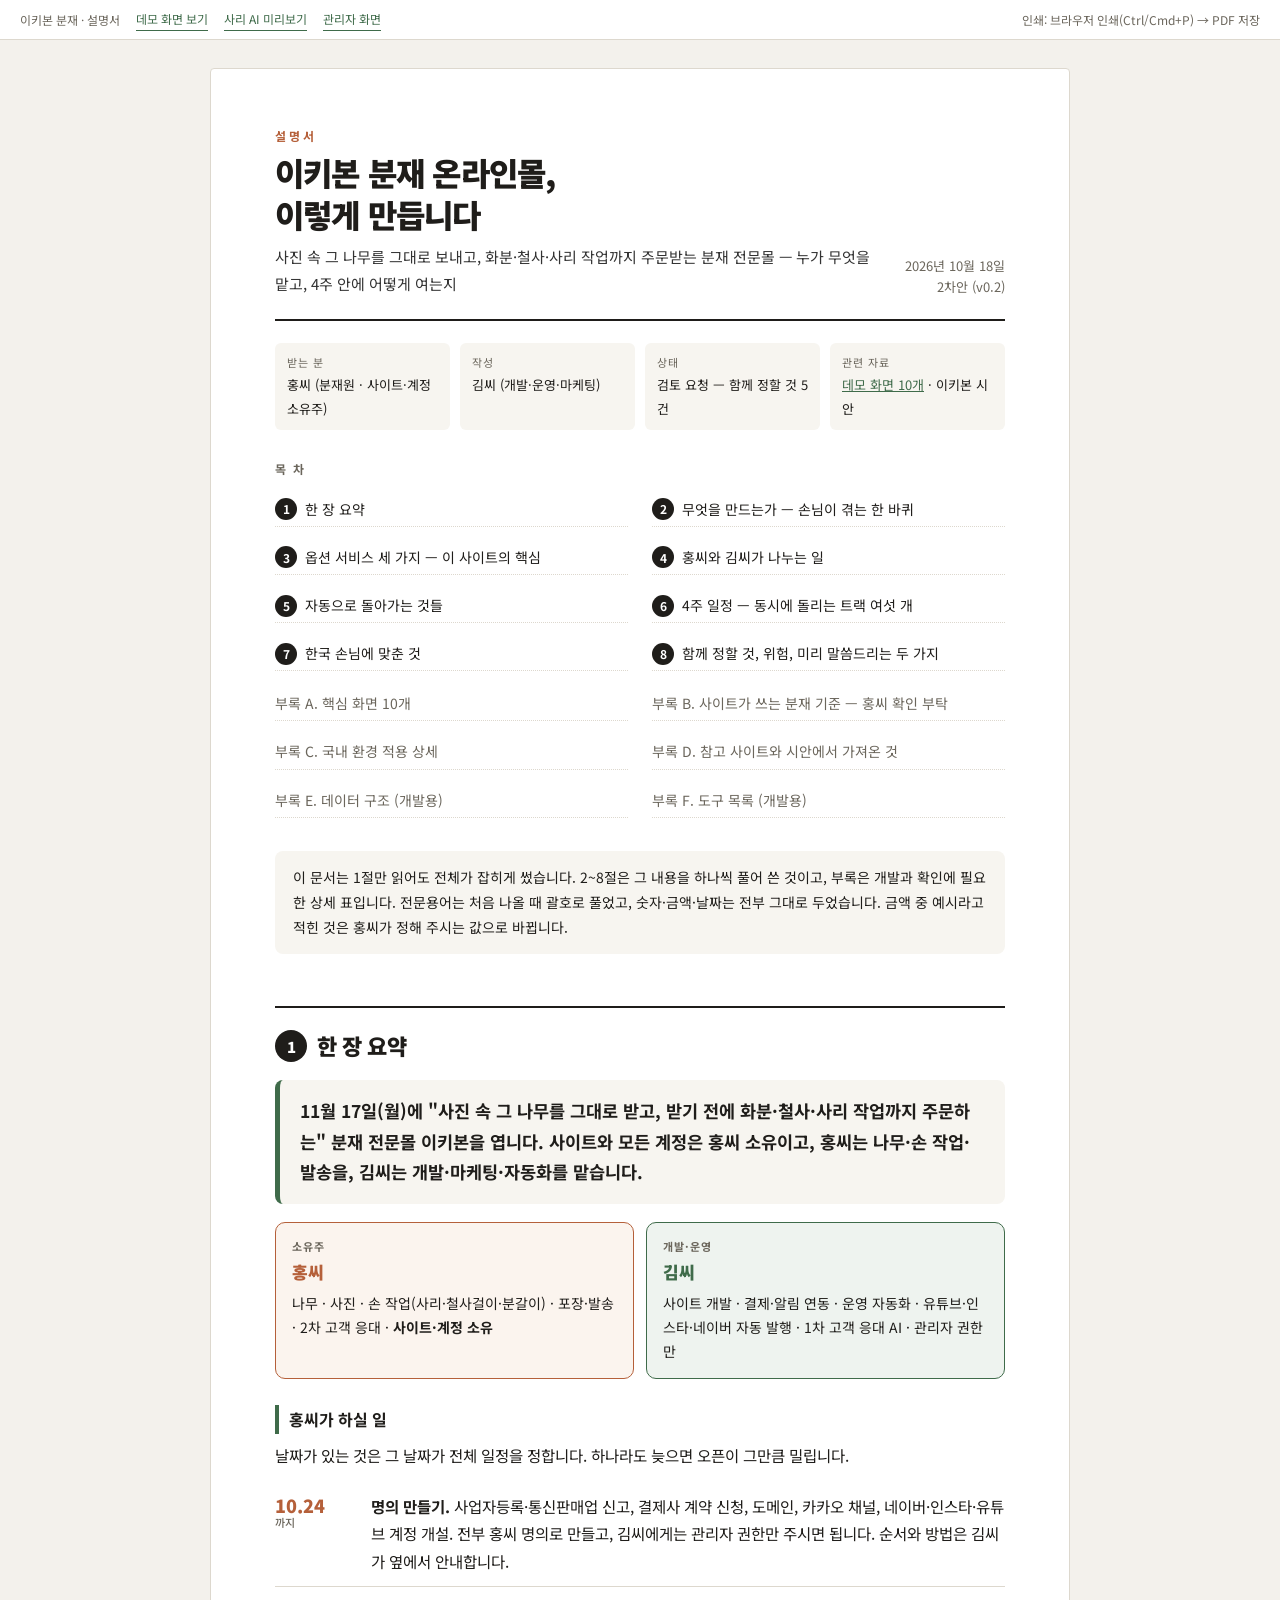
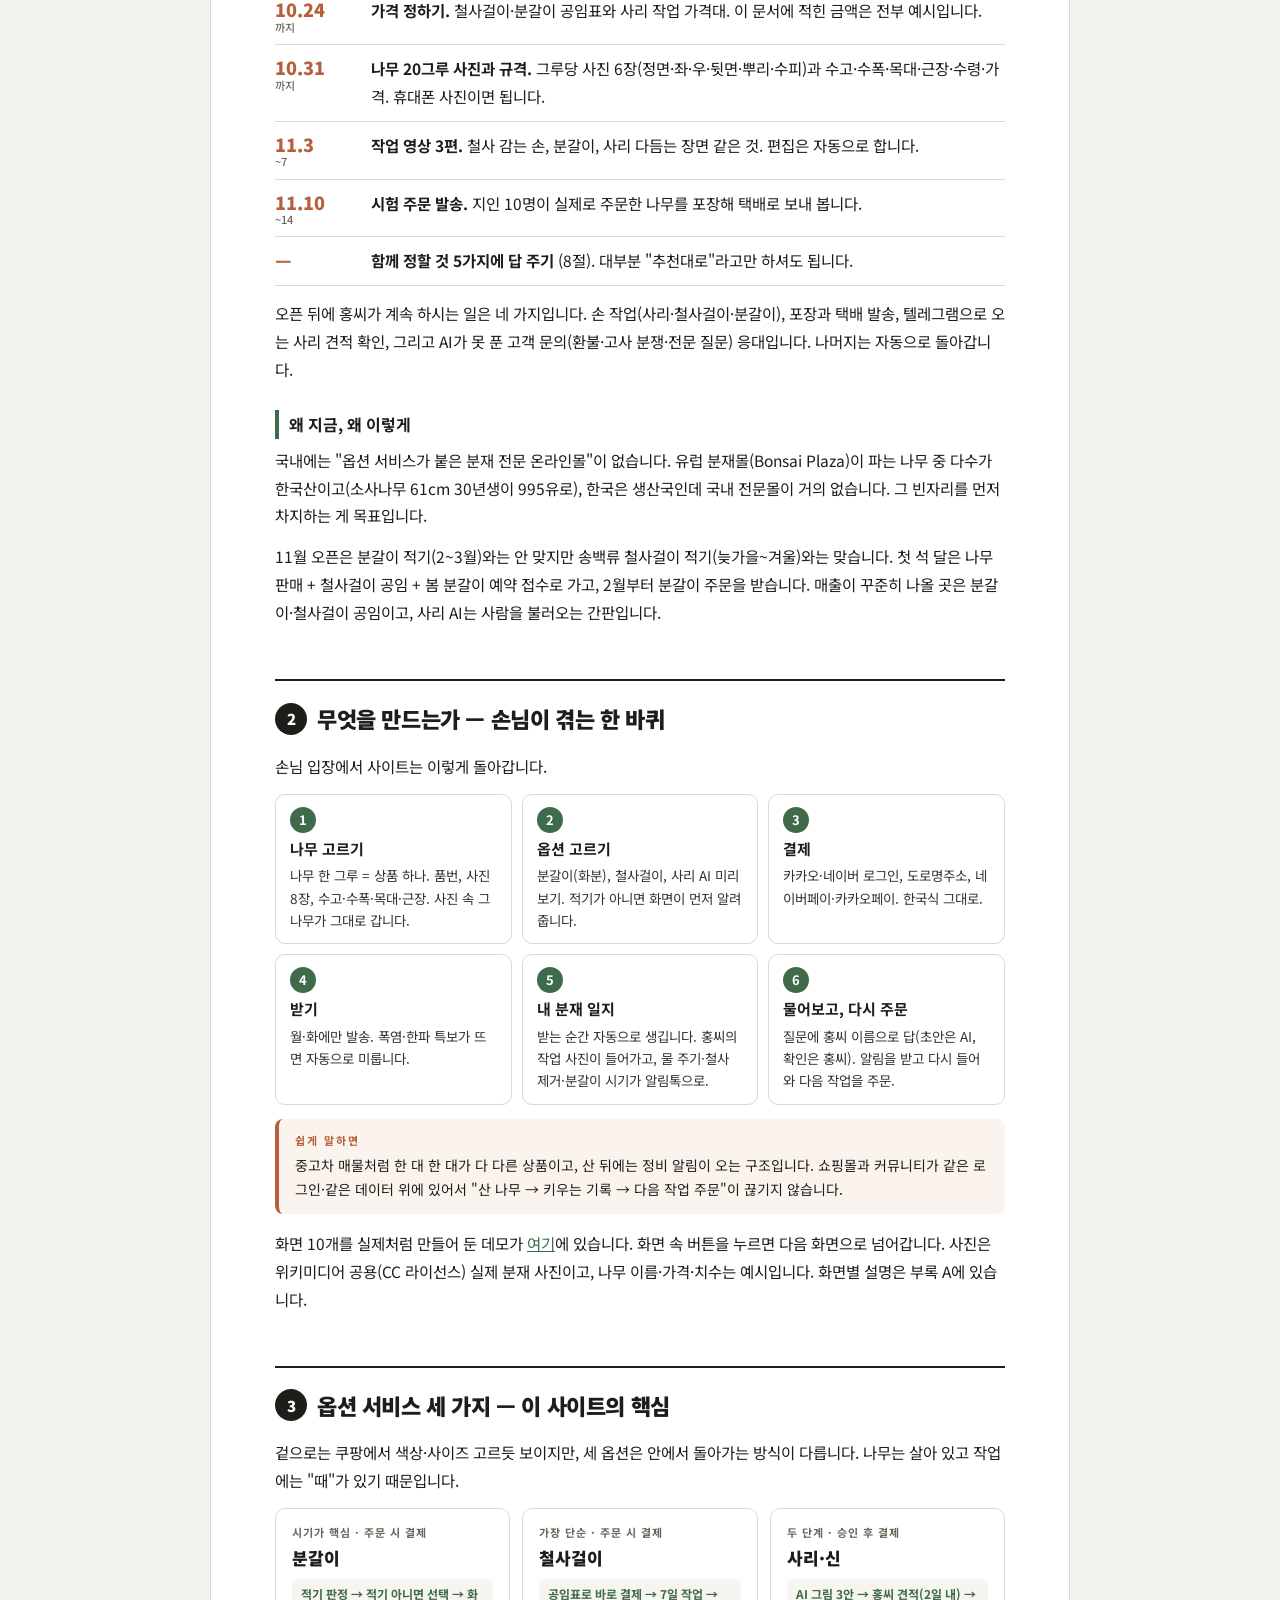
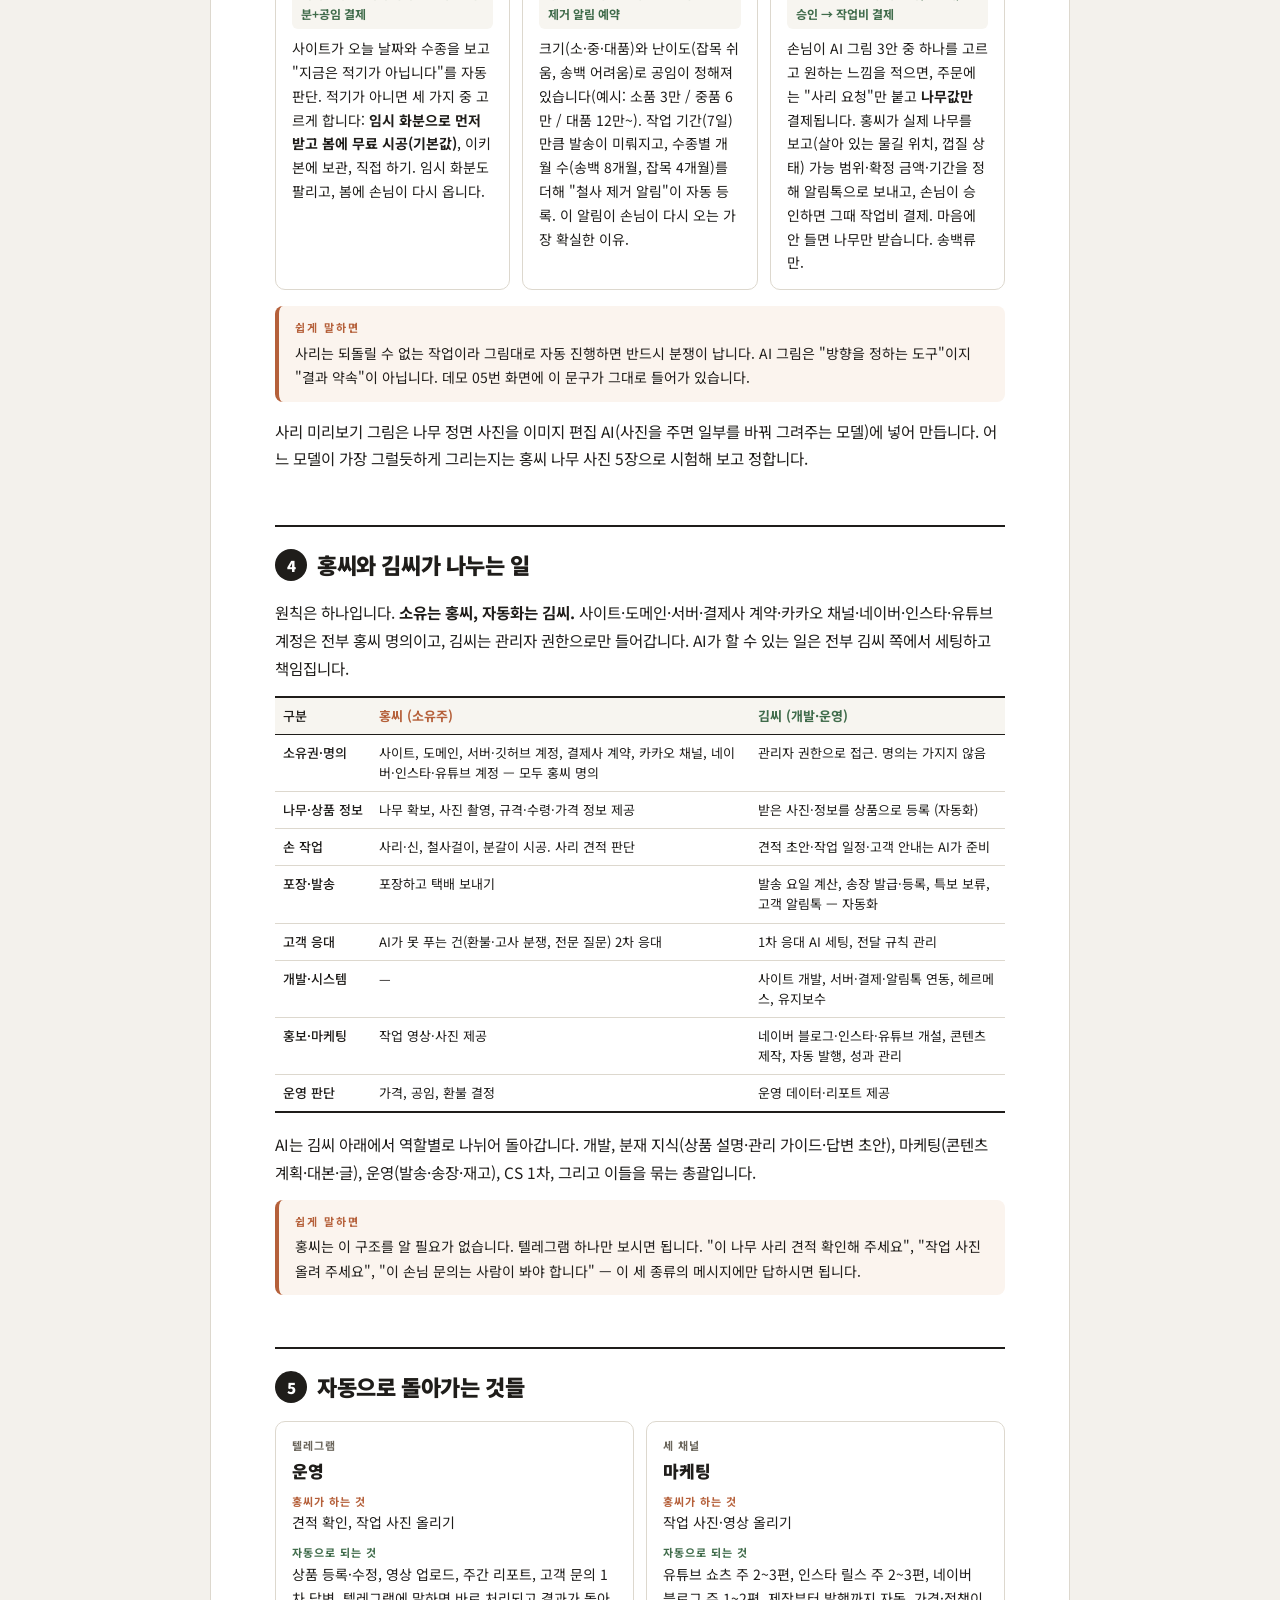
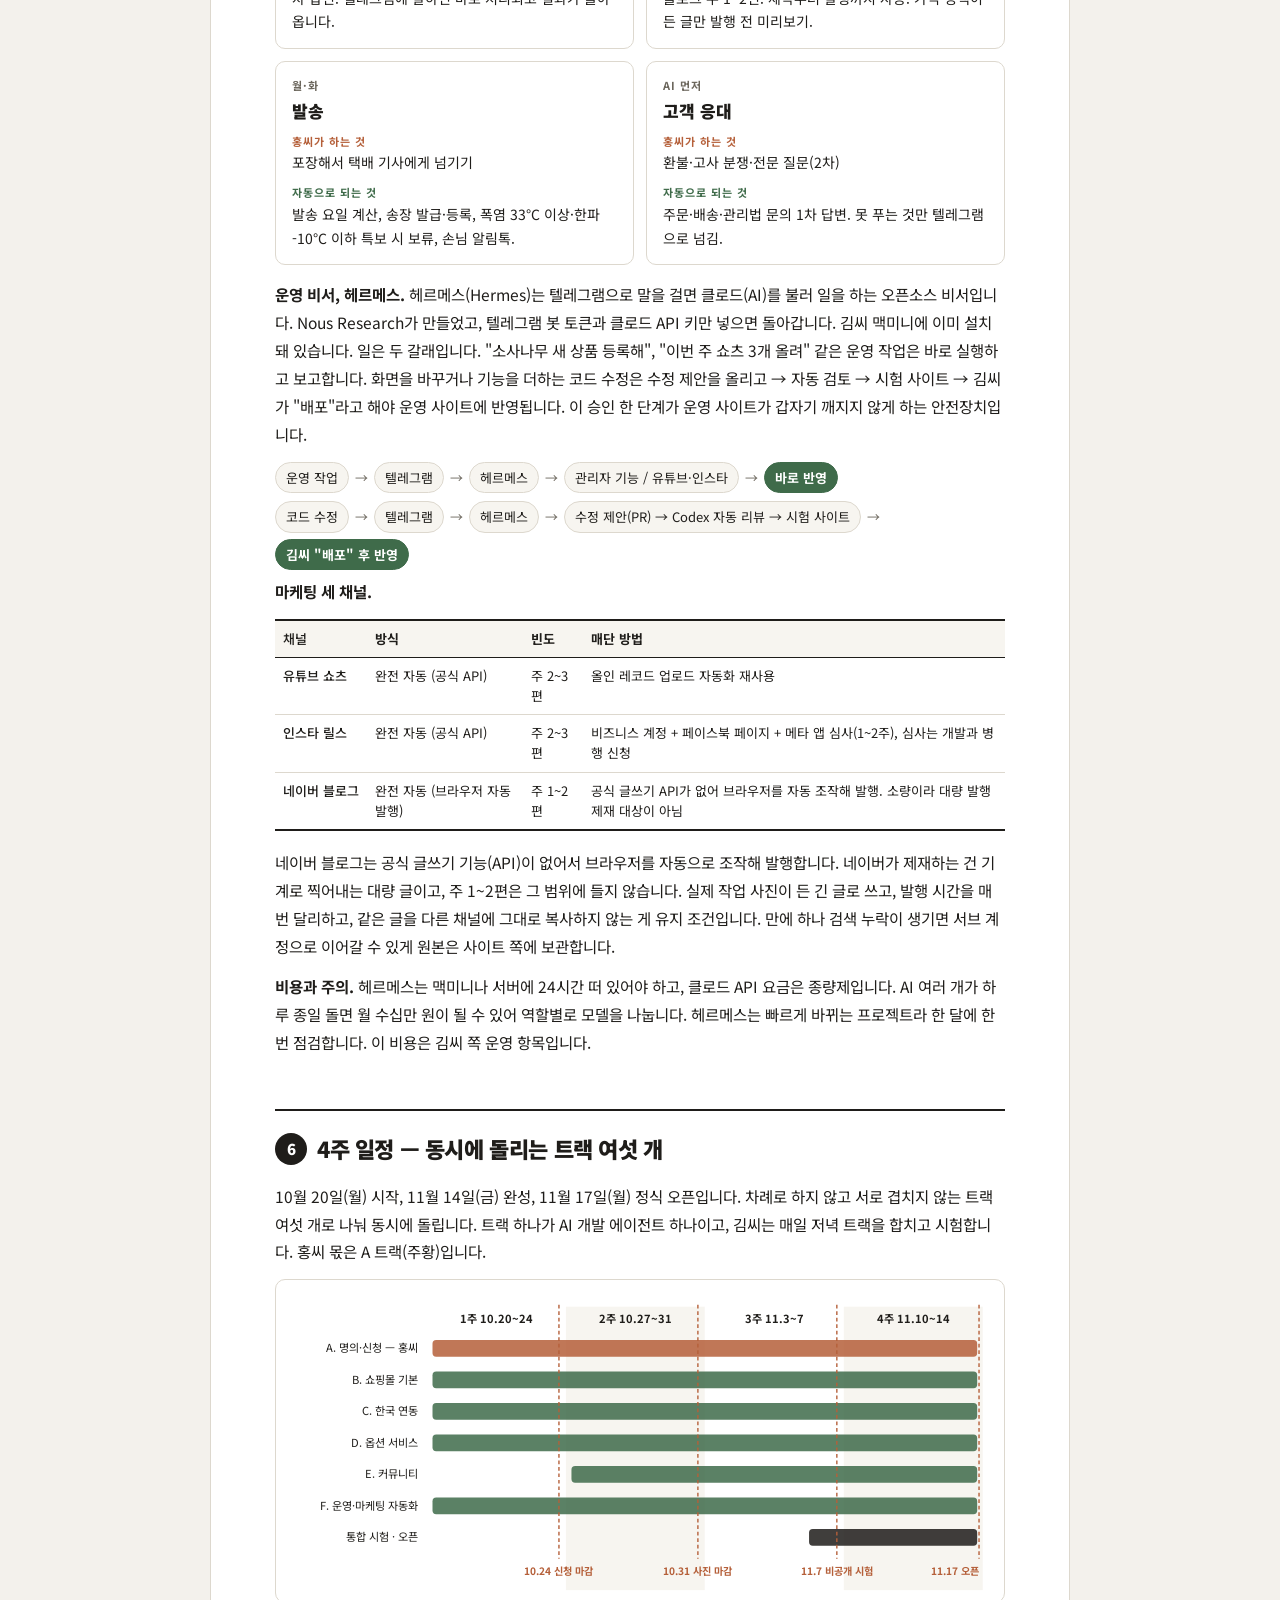
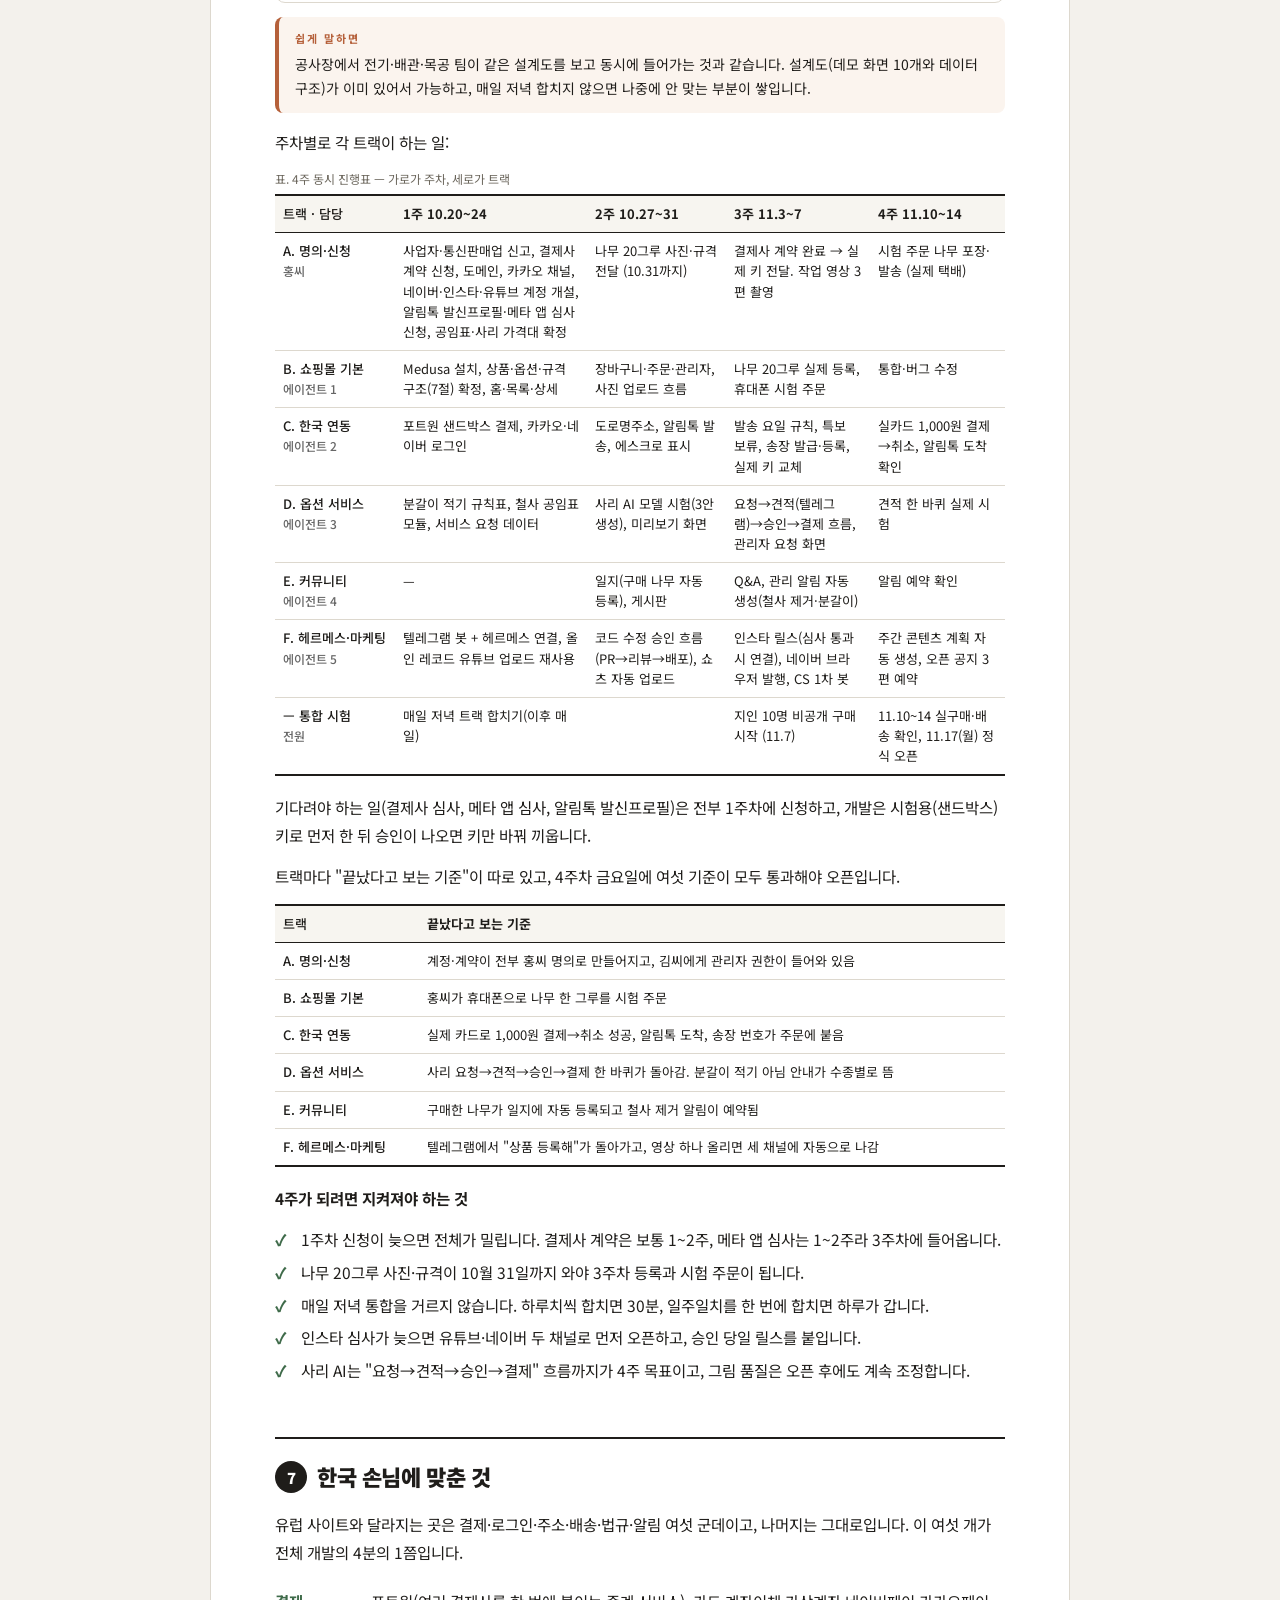
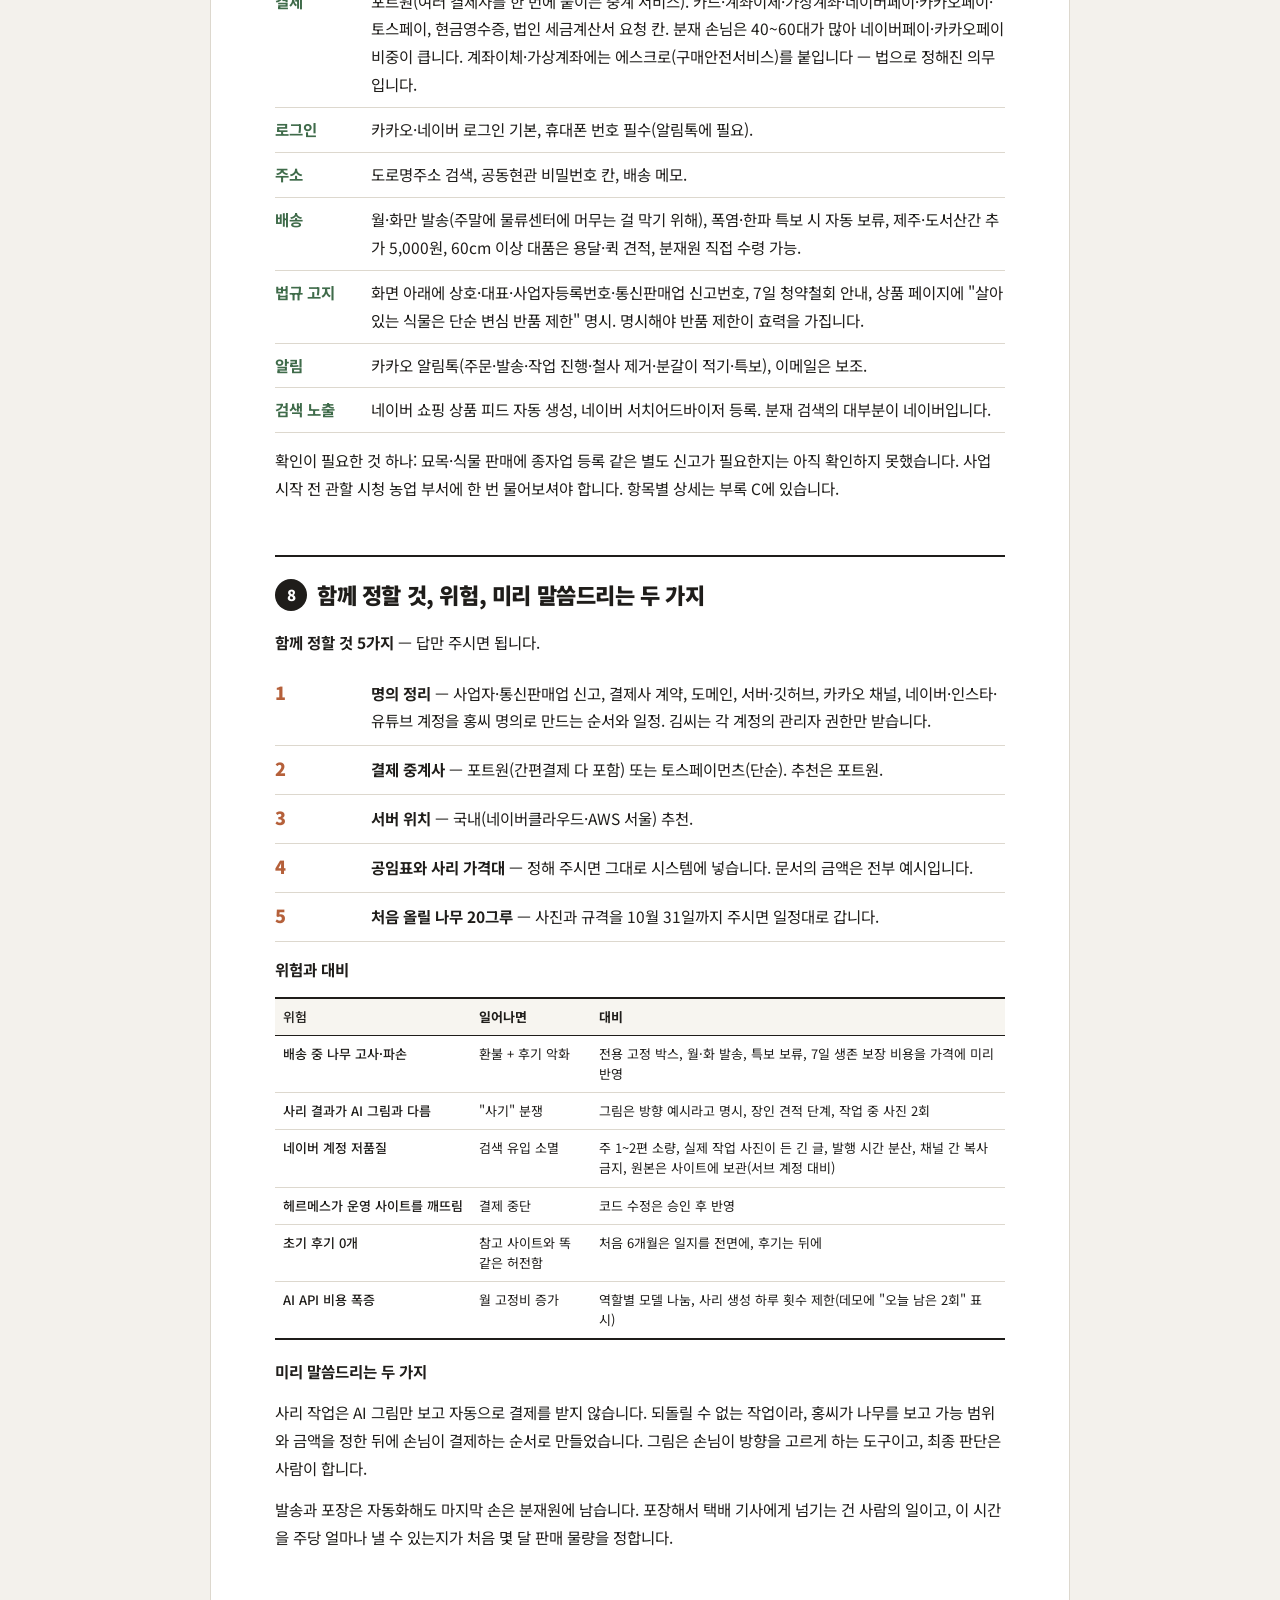
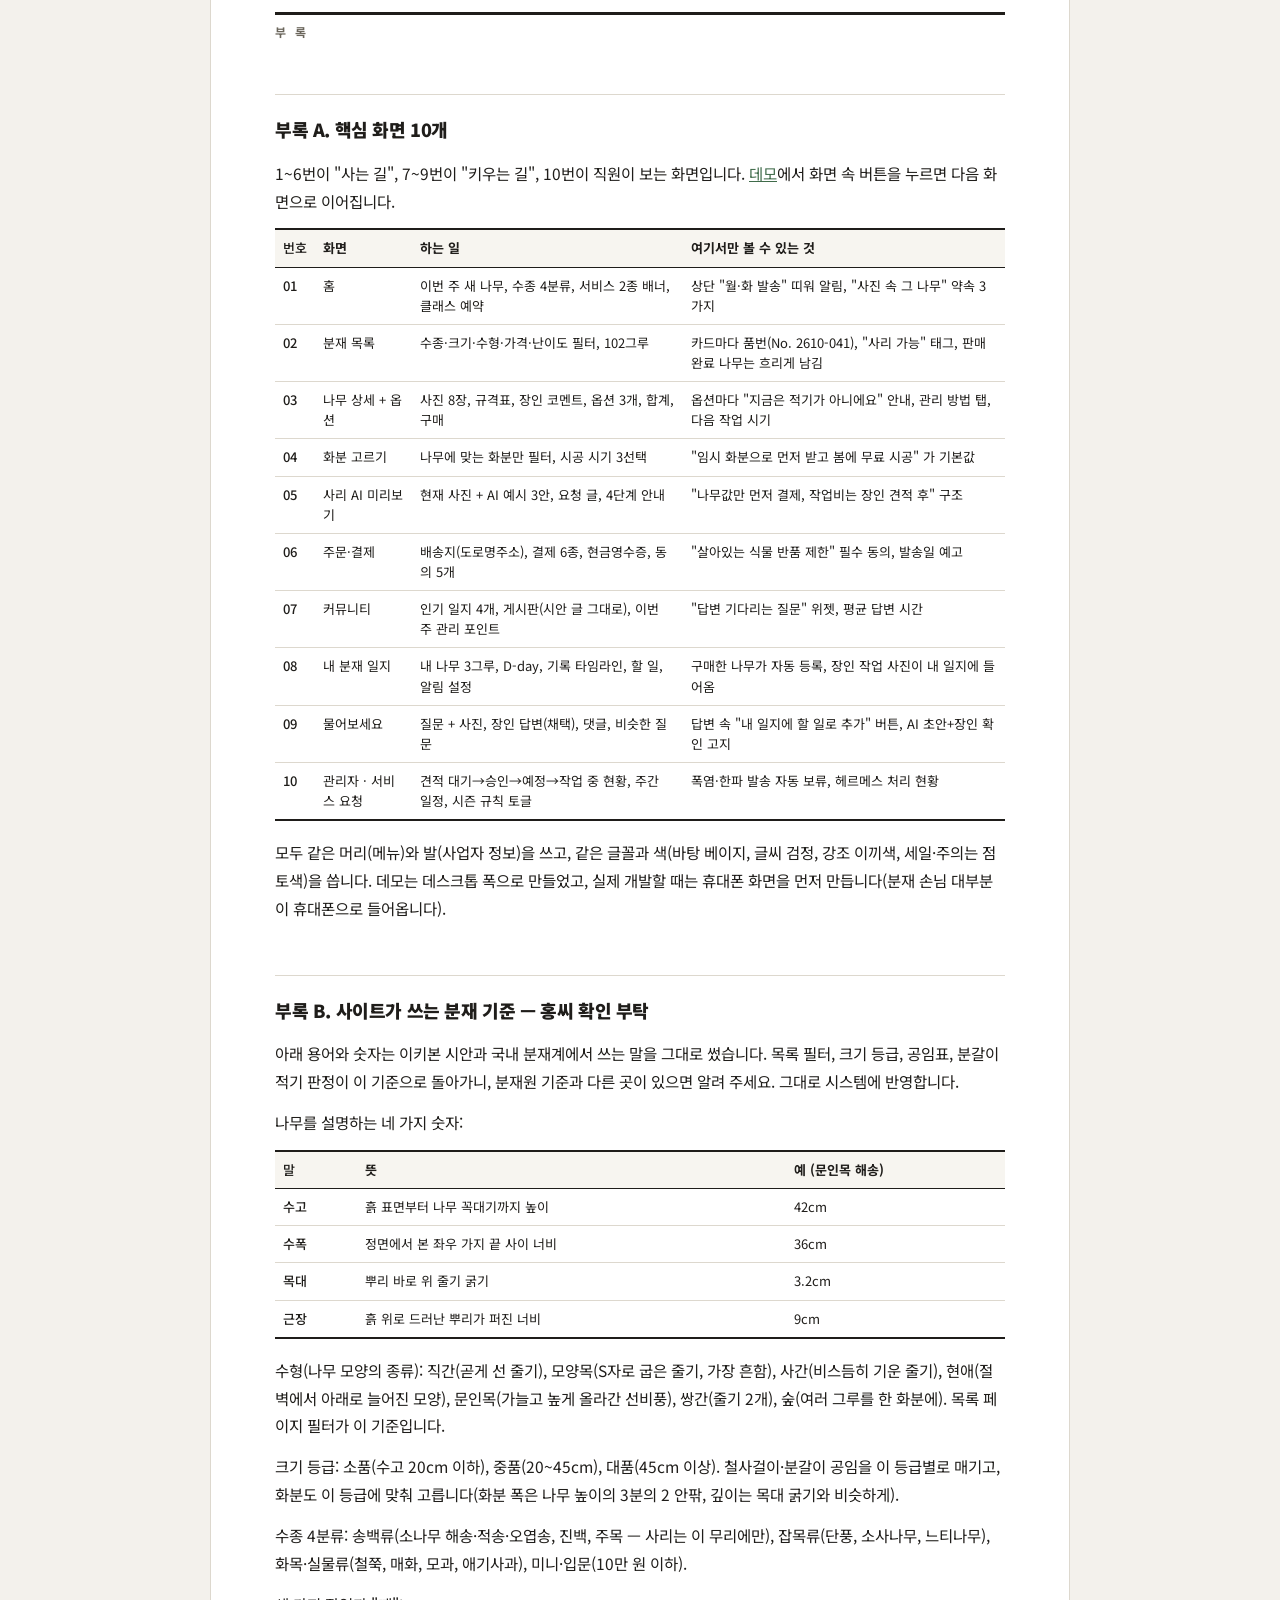
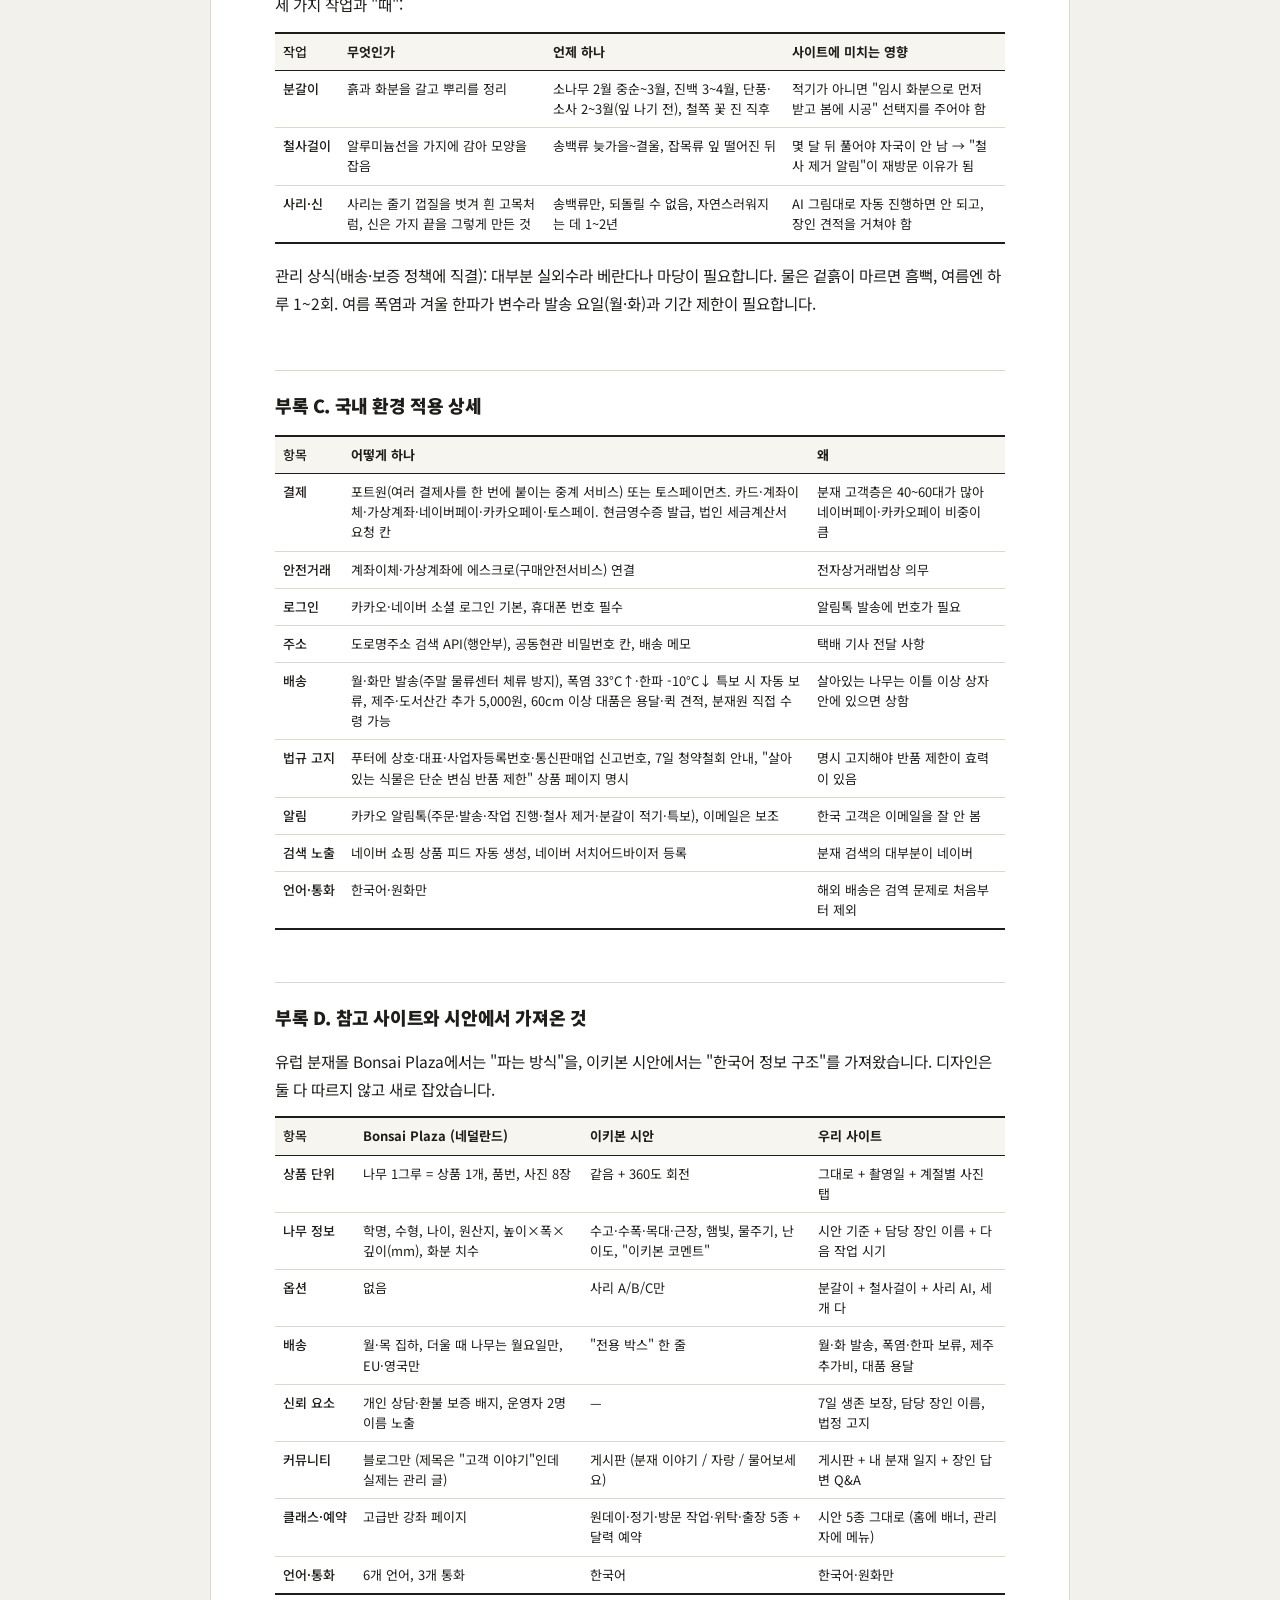
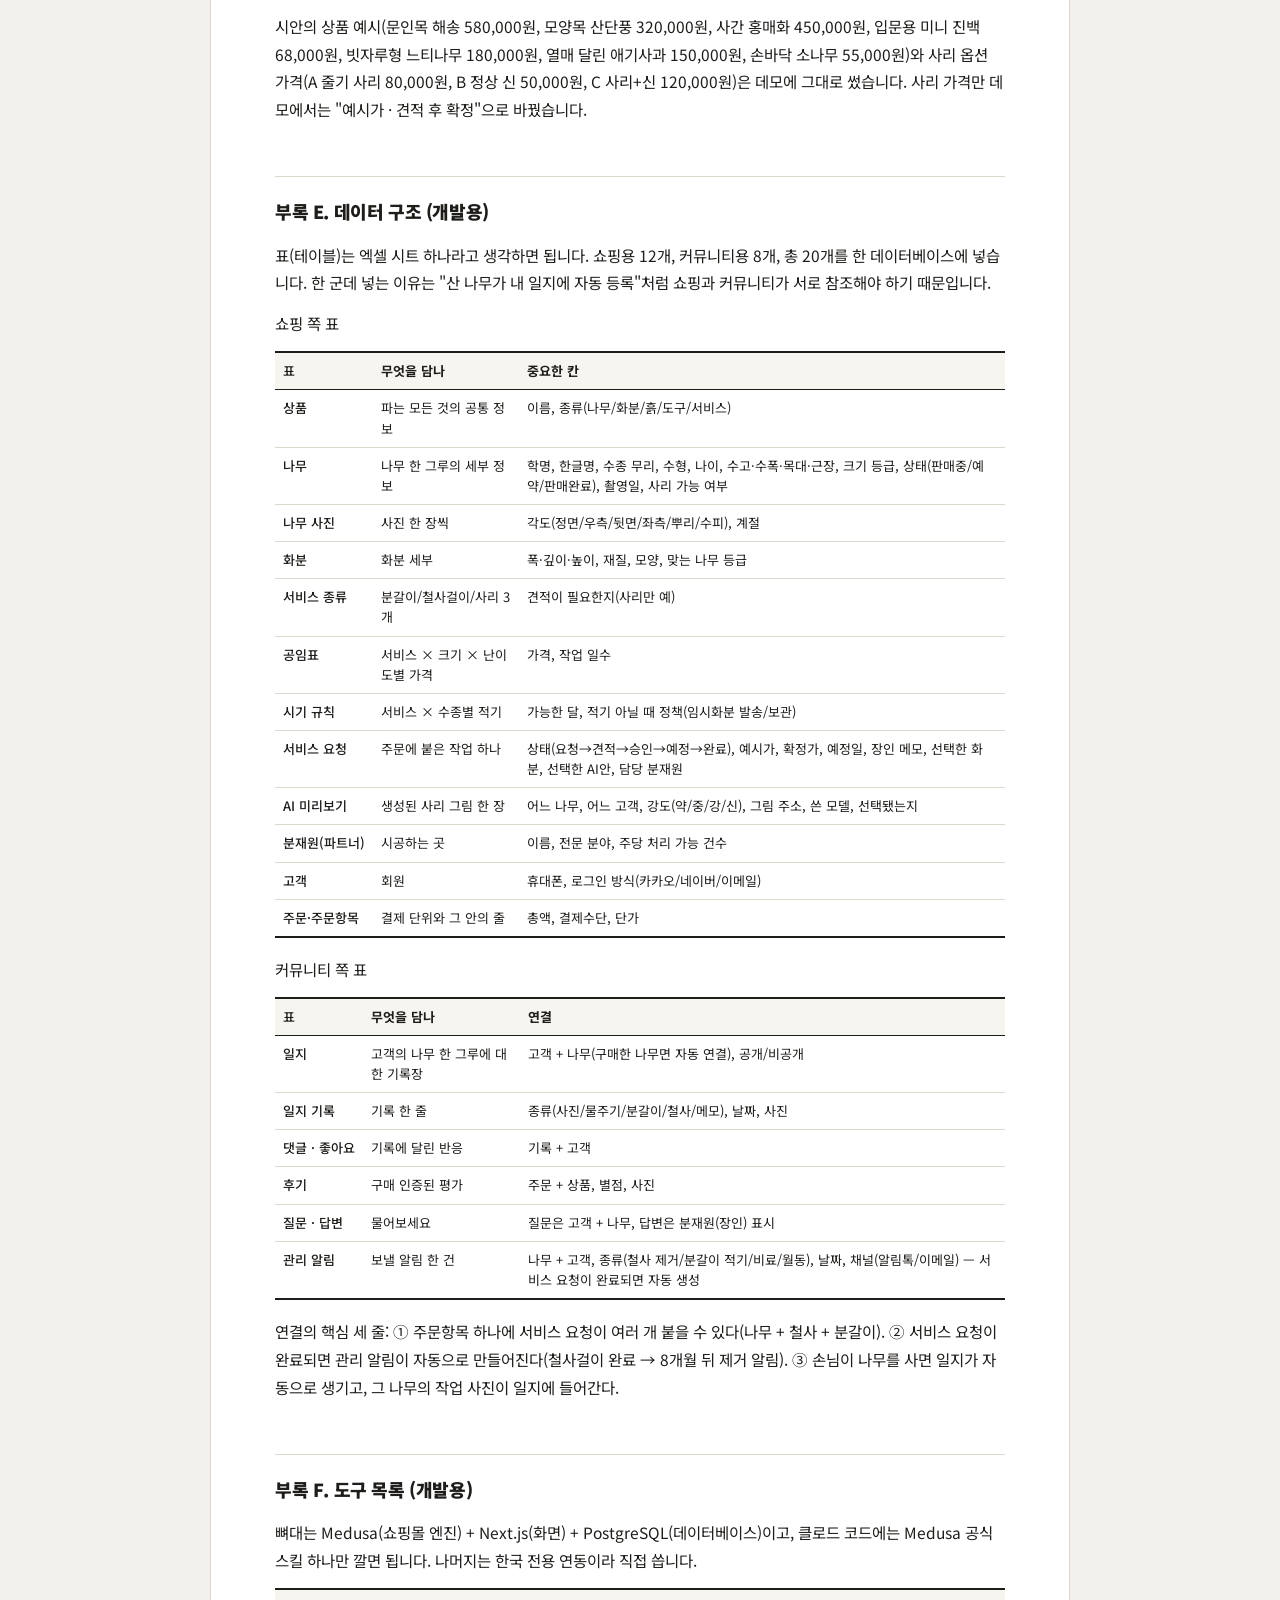
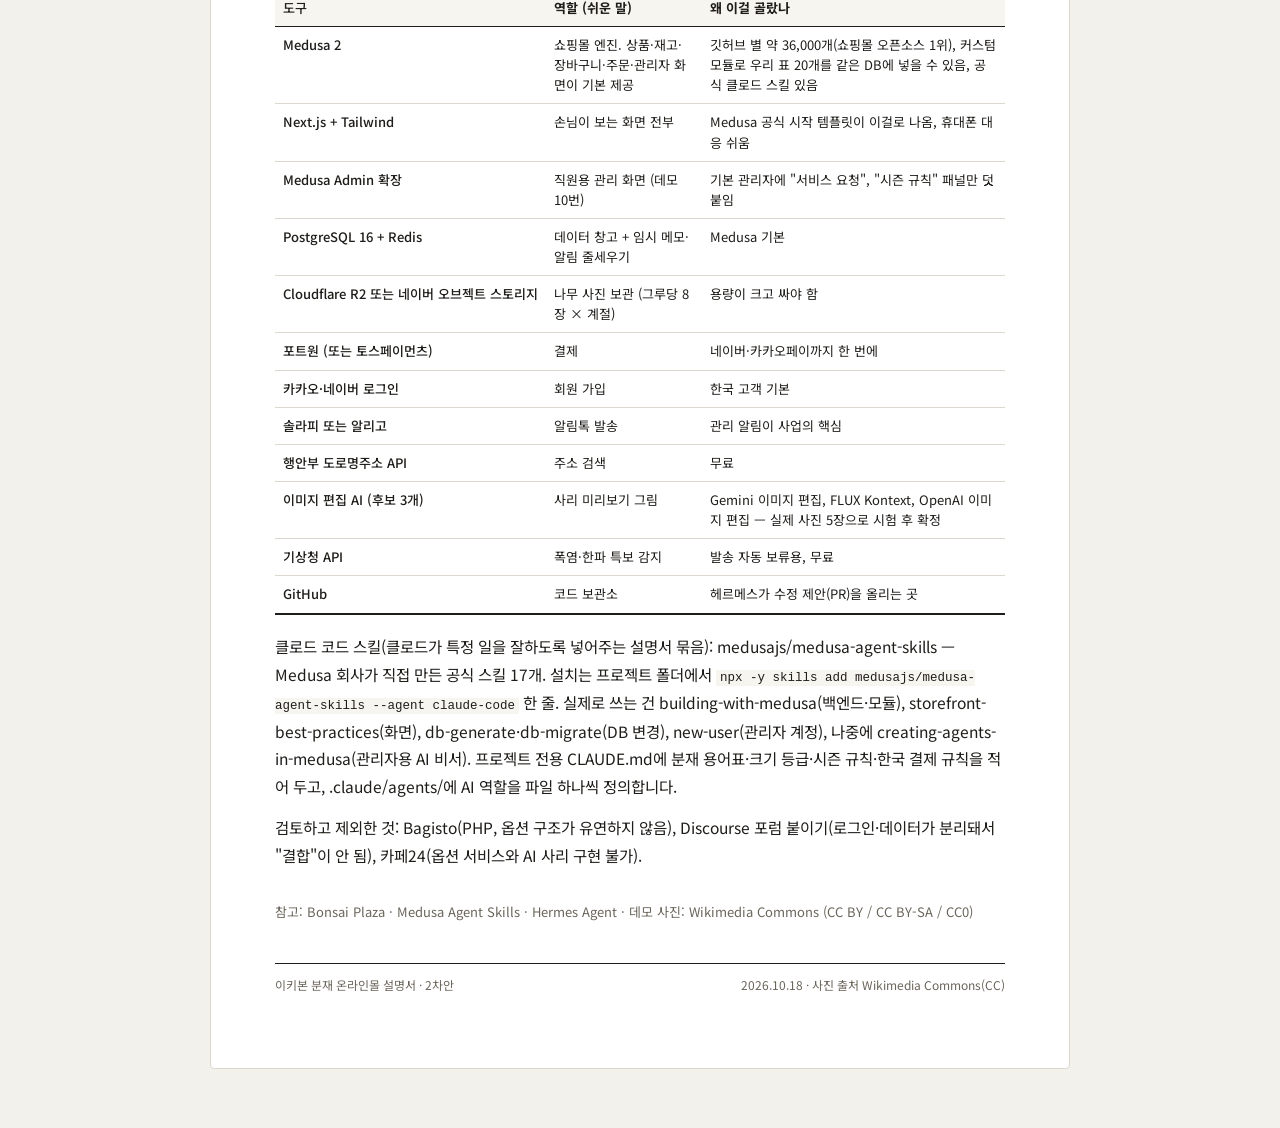
<file: plan.html>
<!doctype html>
<html lang="ko"><head><meta charset="utf-8"><meta name="viewport" content="width=device-width, initial-scale=1">
<title>이키본 분재 온라인몰 — 설명서</title>
<link rel="stylesheet" href="https://fonts.googleapis.com/css2?family=Noto+Sans+KR:wght@400;500;700;900&display=swap">
<style>
:root{--ink:#1F1D1A;--mute:#6B665C;--line:#DDD8CE;--bg:#F3F1EC;--paper:#fff;--green:#3F6B4A;--clay:#B5603A;--soft:#F7F5F0}
*{box-sizing:border-box}
body{margin:0;background:var(--bg);color:var(--ink);font-family:'Noto Sans KR',sans-serif;font-size:15.5px;line-height:1.8;-webkit-font-smoothing:antialiased}
.topbar{font-size:12px;color:var(--mute);background:#fff;border-bottom:1px solid var(--line);padding:8px 20px;display:flex;gap:16px;align-items:center;flex-wrap:wrap}
.topbar a{color:var(--green);text-decoration:none;border-bottom:1px solid var(--green)}
.paper{max-width:860px;margin:28px auto 60px;background:var(--paper);padding:56px 64px 72px;border:1px solid var(--line);border-radius:4px}
.cover{display:grid;grid-template-columns:1fr auto;gap:24px;align-items:end;padding-bottom:22px;border-bottom:2px solid var(--ink);margin-bottom:22px}
.cover .kind{font-size:12px;letter-spacing:3px;color:var(--clay);font-weight:700}
.cover h1{font-size:32px;font-weight:900;line-height:1.3;margin:6px 0 8px;letter-spacing:-0.8px}
.cover .sub{font-size:15px;color:#333;margin:0}
.cover .date{text-align:right;font-size:13px;color:var(--mute);line-height:1.6;white-space:nowrap}
.meta{display:grid;grid-template-columns:repeat(4,1fr);gap:10px;margin:0 0 28px}
.meta div{background:var(--soft);padding:10px 12px;border-radius:6px;font-size:13px} .meta small{display:block;color:var(--mute);font-size:11px;letter-spacing:1px}
.toc{margin:0 0 6px;padding:0;list-style:none;display:grid;grid-template-columns:1fr 1fr;gap:4px 24px;font-size:14px}
.toc li a{display:flex;align-items:center;gap:8px;color:var(--ink);text-decoration:none;padding:4px 0;border-bottom:1px dotted var(--line)}
.toc .n{display:inline-grid;place-items:center;width:22px;height:22px;border-radius:50%;background:var(--ink);color:#fff;font-size:12px;font-weight:700;flex:none}
.toc.app{margin-bottom:28px} .toc.app a{color:var(--mute)}
.toc-t{font-size:12px;font-weight:700;letter-spacing:2px;color:var(--mute);margin:0 0 8px}
.howto{background:var(--soft);border-radius:8px;padding:14px 18px;font-size:14px;margin:0 0 10px}
section{margin-top:52px}
h2{font-size:22px;font-weight:900;margin:0 0 14px;padding-top:18px;border-top:2px solid var(--ink);letter-spacing:-0.4px;display:flex;align-items:center;gap:10px}
h2 .num{display:inline-grid;place-items:center;width:32px;height:32px;border-radius:50%;background:var(--ink);color:#fff;font-size:15px;flex:none}
h3{font-size:16px;font-weight:700;margin:26px 0 8px;padding-left:10px;border-left:4px solid var(--green)}
p{margin:0 0 13px}
p.lead{font-size:17.5px;font-weight:700;line-height:1.75;background:var(--soft);padding:16px 20px;border-radius:8px;border-left:5px solid var(--green);margin:4px 0 18px}
b,strong{font-weight:700}
ul,ol{padding-left:22px;margin:0 0 14px} li{margin:5px 0}
.note{font-size:14px;line-height:1.75;background:#FBF4EE;padding:12px 16px;margin:6px 0 16px;border-radius:8px;border-left:4px solid var(--clay)}
.note span{display:block;font-size:11px;letter-spacing:2px;color:var(--clay);font-weight:700;margin-bottom:3px}
.two-col{display:grid;grid-template-columns:1fr 1fr;gap:12px;margin:0 0 16px}
.three-col{display:grid;grid-template-columns:repeat(3,1fr);gap:12px;margin:0 0 16px}
.card{border:1px solid var(--line);border-radius:10px;padding:14px 16px;background:#fff;font-size:14px;line-height:1.7}
.card .tag{font-size:11px;font-weight:700;letter-spacing:1px;color:var(--mute);margin-bottom:2px}
.card .ct{font-size:17px;font-weight:900;margin-bottom:6px}
.card.hong{border-color:var(--clay);background:#FBF4EE} .card.hong .ct{color:var(--clay)}
.card.kim{border-color:var(--green);background:#EEF3EF} .card.kim .ct{color:var(--green)}
.card .mini{font-size:12px;font-weight:700;color:var(--green);background:var(--soft);padding:5px 9px;border-radius:6px;margin-bottom:8px}
.pair{display:grid;gap:8px} .who{display:block;font-size:11px;font-weight:700;letter-spacing:1px;margin-bottom:1px} .who.hong{color:var(--clay)} .who.kim{color:var(--green)}
ol.dated{list-style:none;padding:0;margin:0 0 14px}
ol.dated li{display:grid;grid-template-columns:84px 1fr;gap:12px;align-items:start;padding:10px 0;border-bottom:1px solid var(--line);margin:0}
ol.dated .d{font-size:18px;font-weight:900;color:var(--clay);line-height:1.2;padding-top:2px} ol.dated .d small{display:block;font-size:11px;font-weight:500;color:var(--mute)}
.flow{display:grid;grid-template-columns:repeat(3,1fr);gap:10px;margin:0 0 14px}
.step{border:1px solid var(--line);border-radius:10px;padding:12px 14px;font-size:13.5px;line-height:1.65;position:relative}
.step .n{display:inline-grid;place-items:center;width:26px;height:26px;border-radius:50%;background:var(--green);color:#fff;font-weight:700;font-size:13px;margin-bottom:4px}
.step b{display:block;font-size:15px;margin-bottom:3px} .step p{margin:0;color:#333}
.path{display:flex;flex-wrap:wrap;align-items:center;gap:6px;font-size:13px;margin:0 0 8px}
.path span{background:var(--soft);border:1px solid var(--line);border-radius:999px;padding:3px 10px} .path i{color:var(--mute);font-style:normal} .path .ok{background:var(--green);color:#fff;border-color:var(--green);font-weight:700}
ul.check{list-style:none;padding:0} ul.check li{padding-left:26px;position:relative} ul.check li::before{content:"✓";position:absolute;left:0;top:0;color:var(--green);font-weight:900}
ul.labeled{list-style:none;padding:0} ul.labeled li{display:grid;grid-template-columns:86px 1fr;gap:10px;padding:8px 0;border-bottom:1px solid var(--line);margin:0} ul.labeled b{color:var(--green)}
.fig{border:1px solid var(--line);border-radius:10px;padding:10px 12px 4px;margin:6px 0 14px;background:#fff}
table{border-collapse:collapse;width:100%;font-size:13px;margin:12px 0 18px;line-height:1.55}
th,td{border-top:1px solid var(--line);border-bottom:1px solid var(--line);padding:8px 8px;text-align:left;vertical-align:top}
thead th{background:var(--soft);border-top:2px solid var(--ink);border-bottom:1px solid var(--ink);font-weight:700}
tr.two th:nth-child(2){color:var(--clay)} tr.two th:nth-child(3){color:var(--green)}
tbody tr:last-child td{border-bottom:2px solid var(--ink)}
td:first-child,th:first-child{white-space:nowrap;font-weight:500} table.lanes td,table.lanes th{min-width:120px} table.lanes td:first-child{min-width:0;white-space:normal;width:110px}
caption{caption-side:top;text-align:left;font-size:12px;color:var(--mute);padding:0 0 6px}
code{font-family:ui-monospace,Menlo,monospace;font-size:12.5px;background:var(--soft);padding:1px 4px}
a{color:var(--green)}
.appx{margin-top:60px;border-top:3px solid var(--ink);padding-top:6px} .appx-t{font-size:12px;letter-spacing:3px;color:var(--mute);font-weight:700}
.appx h2{font-size:18px;border-top:1px solid var(--line)}
.foot{font-size:12px;color:var(--mute);margin-top:40px;border-top:1px solid var(--ink);padding-top:10px;display:flex;justify-content:space-between;flex-wrap:wrap;gap:8px}
@media (max-width:720px){
  body{font-size:15px} .paper{margin:0;padding:24px 16px 48px;border:0;border-radius:0} .cover{grid-template-columns:1fr} .cover .date{text-align:left;white-space:normal} .cover h1{font-size:25px}
  .meta{grid-template-columns:1fr 1fr} .toc{grid-template-columns:1fr}
  h2{font-size:19px} p.lead{font-size:16px}
  .two-col,.three-col,.flow{grid-template-columns:1fr}
  ol.dated li{grid-template-columns:66px 1fr;gap:8px} ol.dated .d{font-size:16px}
  ul.labeled li{grid-template-columns:1fr} ul.labeled b{display:block}
  table{display:block;overflow-x:auto;white-space:nowrap} td,th{white-space:normal;min-width:110px} td:first-child,th:first-child{white-space:nowrap;min-width:0}
}
@media print{ body{background:#fff} .topbar{display:none} .paper{border:0;margin:0;padding:0;max-width:none} h2,h3{break-after:avoid} table,.card,.note,.fig{break-inside:avoid} }
</style></head>
<body>
<div class="topbar"><span>이키본 분재 · 설명서</span><a href="index.html">데모 화면 보기</a><a href="shari.html">사리 AI 미리보기</a><a href="admin.html">관리자 화면</a><span style="margin-left:auto">인쇄: 브라우저 인쇄(Ctrl/Cmd+P) → PDF 저장</span></div>
<article class="paper">
<div class="cover">
<div><div class="kind">설명서</div><h1>이키본 분재 온라인몰,<br>이렇게 만듭니다</h1><p class="sub">사진 속 그 나무를 그대로 보내고, 화분·철사·사리 작업까지 주문받는 분재 전문몰 — 누가 무엇을 맡고, 4주 안에 어떻게 여는지</p></div>
<div class="date">2026년 10월 18일<br>2차안 (v0.2)</div>
</div>
<div class="meta">
<div><small>받는 분</small>홍씨 (분재원 · 사이트·계정 소유주)</div>
<div><small>작성</small>김씨 (개발·운영·마케팅)</div>
<div><small>상태</small>검토 요청 — 함께 정할 것 5건</div>
<div><small>관련 자료</small><a href="index.html">데모 화면 10개</a> · 이키본 시안</div>
</div>
<div class="toc-t">목 차</div>
<ol class="toc"><li><a href="#summary"><span class=n>1</span>한 장 요약</a></li>
<li><a href="#what"><span class=n>2</span>무엇을 만드는가 — 손님이 겪는 한 바퀴</a></li>
<li><a href="#options"><span class=n>3</span>옵션 서비스 세 가지 — 이 사이트의 핵심</a></li>
<li><a href="#roles"><span class=n>4</span>홍씨와 김씨가 나누는 일</a></li>
<li><a href="#auto"><span class=n>5</span>자동으로 돌아가는 것들</a></li>
<li><a href="#schedule"><span class=n>6</span>4주 일정 — 동시에 돌리는 트랙 여섯 개</a></li>
<li><a href="#korea"><span class=n>7</span>한국 손님에 맞춘 것</a></li>
<li><a href="#decide"><span class=n>8</span>함께 정할 것, 위험, 미리 말씀드리는 두 가지</a></li></ol>
<ol class="toc app"><li><a href="#a-screens">부록 A. 핵심 화면 10개</a></li>
<li><a href="#a-bonsai">부록 B. 사이트가 쓰는 분재 기준 — 홍씨 확인 부탁</a></li>
<li><a href="#a-korea">부록 C. 국내 환경 적용 상세</a></li>
<li><a href="#a-ref">부록 D. 참고 사이트와 시안에서 가져온 것</a></li>
<li><a href="#a-data">부록 E. 데이터 구조 (개발용)</a></li>
<li><a href="#a-tools">부록 F. 도구 목록 (개발용)</a></li></ol>
<div class="howto">이 문서는 1절만 읽어도 전체가 잡히게 썼습니다. 2~8절은 그 내용을 하나씩 풀어 쓴 것이고, 부록은 개발과 확인에 필요한 상세 표입니다. 전문용어는 처음 나올 때 괄호로 풀었고, 숫자·금액·날짜는 전부 그대로 두었습니다. 금액 중 예시라고 적힌 것은 홍씨가 정해 주시는 값으로 바뀝니다.</div>
<section><h2 id="summary"><span class="num">1</span>한 장 요약</h2>

<p class="lead">11월 17일(월)에 "사진 속 그 나무를 그대로 받고, 받기 전에 화분·철사·사리 작업까지 주문하는" 분재 전문몰 이키본을 엽니다. 사이트와 모든 계정은 홍씨 소유이고, 홍씨는 나무·손 작업·발송을, 김씨는 개발·마케팅·자동화를 맡습니다.</p>
<div class="two-col">
<div class="card hong"><div class="tag">소유주</div><div class="ct">홍씨</div><div class="cb">나무 · 사진 · 손 작업(사리·철사걸이·분갈이) · 포장·발송 · 2차 고객 응대 · <b>사이트·계정 소유</b></div></div>
<div class="card kim"><div class="tag">개발·운영</div><div class="ct">김씨</div><div class="cb">사이트 개발 · 결제·알림 연동 · 운영 자동화 · 유튜브·인스타·네이버 자동 발행 · 1차 고객 응대 AI · 관리자 권한만</div></div>
</div>

<h3>홍씨가 하실 일</h3>
<p>날짜가 있는 것은 그 날짜가 전체 일정을 정합니다. 하나라도 늦으면 오픈이 그만큼 밀립니다.</p>
<ol class="dated">
<li><span class="d">10.24<small>까지</small></span><div><b>명의 만들기.</b> 사업자등록·통신판매업 신고, 결제사 계약 신청, 도메인, 카카오 채널, 네이버·인스타·유튜브 계정 개설. 전부 홍씨 명의로 만들고, 김씨에게는 관리자 권한만 주시면 됩니다. 순서와 방법은 김씨가 옆에서 안내합니다.</div></li>
<li><span class="d">10.24<small>까지</small></span><div><b>가격 정하기.</b> 철사걸이·분갈이 공임표와 사리 작업 가격대. 이 문서에 적힌 금액은 전부 예시입니다.</div></li>
<li><span class="d">10.31<small>까지</small></span><div><b>나무 20그루 사진과 규격.</b> 그루당 사진 6장(정면·좌·우·뒷면·뿌리·수피)과 수고·수폭·목대·근장·수령·가격. 휴대폰 사진이면 됩니다.</div></li>
<li><span class="d">11.3<small>~7</small></span><div><b>작업 영상 3편.</b> 철사 감는 손, 분갈이, 사리 다듬는 장면 같은 것. 편집은 자동으로 합니다.</div></li>
<li><span class="d">11.10<small>~14</small></span><div><b>시험 주문 발송.</b> 지인 10명이 실제로 주문한 나무를 포장해 택배로 보내 봅니다.</div></li>
<li><span class="d">—</span><div><b>함께 정할 것 5가지에 답 주기</b> (8절). 대부분 "추천대로"라고만 하셔도 됩니다.</div></li>
</ol>
<p>오픈 뒤에 홍씨가 계속 하시는 일은 네 가지입니다. 손 작업(사리·철사걸이·분갈이), 포장과 택배 발송, 텔레그램으로 오는 사리 견적 확인, 그리고 AI가 못 푼 고객 문의(환불·고사 분쟁·전문 질문) 응대입니다. 나머지는 자동으로 돌아갑니다.</p>

<h3>왜 지금, 왜 이렇게</h3>
<p>국내에는 "옵션 서비스가 붙은 분재 전문 온라인몰"이 없습니다. 유럽 분재몰(Bonsai Plaza)이 파는 나무 중 다수가 한국산이고(소사나무 61cm 30년생이 995유로), 한국은 생산국인데 국내 전문몰이 거의 없습니다. 그 빈자리를 먼저 차지하는 게 목표입니다.</p>
<p>11월 오픈은 분갈이 적기(2~3월)와는 안 맞지만 송백류 철사걸이 적기(늦가을~겨울)와는 맞습니다. 첫 석 달은 나무 판매 + 철사걸이 공임 + 봄 분갈이 예약 접수로 가고, 2월부터 분갈이 주문을 받습니다. 매출이 꾸준히 나올 곳은 분갈이·철사걸이 공임이고, 사리 AI는 사람을 불러오는 간판입니다.</p>
</section>
<section><h2 id="what"><span class="num">2</span>무엇을 만드는가 — 손님이 겪는 한 바퀴</h2>

<p>손님 입장에서 사이트는 이렇게 돌아갑니다.</p>
<div class="flow"><div class="step"><span class="n">1</span><b>나무 고르기</b><p>나무 한 그루 = 상품 하나. 품번, 사진 8장, 수고·수폭·목대·근장. 사진 속 그 나무가 그대로 갑니다.</p></div><div class="step"><span class="n">2</span><b>옵션 고르기</b><p>분갈이(화분), 철사걸이, 사리 AI 미리보기. 적기가 아니면 화면이 먼저 알려줍니다.</p></div><div class="step"><span class="n">3</span><b>결제</b><p>카카오·네이버 로그인, 도로명주소, 네이버페이·카카오페이. 한국식 그대로.</p></div><div class="step"><span class="n">4</span><b>받기</b><p>월·화에만 발송. 폭염·한파 특보가 뜨면 자동으로 미룹니다.</p></div><div class="step"><span class="n">5</span><b>내 분재 일지</b><p>받는 순간 자동으로 생깁니다. 홍씨의 작업 사진이 들어가고, 물 주기·철사 제거·분갈이 시기가 알림톡으로.</p></div><div class="step"><span class="n">6</span><b>물어보고, 다시 주문</b><p>질문에 홍씨 이름으로 답(초안은 AI, 확인은 홍씨). 알림을 받고 다시 들어와 다음 작업을 주문.</p></div></div>
<div class="note"><span>쉽게 말하면</span>중고차 매물처럼 한 대 한 대가 다 다른 상품이고, 산 뒤에는 정비 알림이 오는 구조입니다. 쇼핑몰과 커뮤니티가 같은 로그인·같은 데이터 위에 있어서 "산 나무 → 키우는 기록 → 다음 작업 주문"이 끊기지 않습니다.</div>
<p>화면 10개를 실제처럼 만들어 둔 데모가 <a href="index.html">여기</a>에 있습니다. 화면 속 버튼을 누르면 다음 화면으로 넘어갑니다. 사진은 위키미디어 공용(CC 라이선스) 실제 분재 사진이고, 나무 이름·가격·치수는 예시입니다. 화면별 설명은 부록 A에 있습니다.</p>
</section>
<section><h2 id="options"><span class="num">3</span>옵션 서비스 세 가지 — 이 사이트의 핵심</h2>

<p>겉으로는 쿠팡에서 색상·사이즈 고르듯 보이지만, 세 옵션은 안에서 돌아가는 방식이 다릅니다. 나무는 살아 있고 작업에는 "때"가 있기 때문입니다.</p>
<div class="three-col">
<div class="card "><div class="tag">시기가 핵심 · 주문 시 결제</div><div class="ct">분갈이</div><div class="cb"><div class="mini">적기 판정 → 적기 아니면 선택 → 화분+공임 결제</div>사이트가 오늘 날짜와 수종을 보고 "지금은 적기가 아닙니다"를 자동 판단. 적기가 아니면 세 가지 중 고르게 합니다: <b>임시 화분으로 먼저 받고 봄에 무료 시공(기본값)</b>, 이키본에 보관, 직접 하기. 임시 화분도 팔리고, 봄에 손님이 다시 옵니다.</div></div>
<div class="card "><div class="tag">가장 단순 · 주문 시 결제</div><div class="ct">철사걸이</div><div class="cb"><div class="mini">공임표로 바로 결제 → 7일 작업 → 제거 알림 예약</div>크기(소·중·대품)와 난이도(잡목 쉬움, 송백 어려움)로 공임이 정해져 있습니다(예시: 소품 3만 / 중품 6만 / 대품 12만~). 작업 기간(7일)만큼 발송이 미뤄지고, 수종별 개월 수(송백 8개월, 잡목 4개월)를 더해 "철사 제거 알림"이 자동 등록. 이 알림이 손님이 다시 오는 가장 확실한 이유.</div></div>
<div class="card "><div class="tag">두 단계 · 승인 후 결제</div><div class="ct">사리·신</div><div class="cb"><div class="mini">AI 그림 3안 → 홍씨 견적(2일 내) → 승인 → 작업비 결제</div>손님이 AI 그림 3안 중 하나를 고르고 원하는 느낌을 적으면, 주문에는 "사리 요청"만 붙고 <b>나무값만</b> 결제됩니다. 홍씨가 실제 나무를 보고(살아 있는 물길 위치, 껍질 상태) 가능 범위·확정 금액·기간을 정해 알림톡으로 보내고, 손님이 승인하면 그때 작업비 결제. 마음에 안 들면 나무만 받습니다. 송백류만.</div></div>
</div>
<div class="note"><span>쉽게 말하면</span>사리는 되돌릴 수 없는 작업이라 그림대로 자동 진행하면 반드시 분쟁이 납니다. AI 그림은 "방향을 정하는 도구"이지 "결과 약속"이 아닙니다. 데모 05번 화면에 이 문구가 그대로 들어가 있습니다.</div>
<p>사리 미리보기 그림은 나무 정면 사진을 이미지 편집 AI(사진을 주면 일부를 바꿔 그려주는 모델)에 넣어 만듭니다. 어느 모델이 가장 그럴듯하게 그리는지는 홍씨 나무 사진 5장으로 시험해 보고 정합니다.</p>
</section>
<section><h2 id="roles"><span class="num">4</span>홍씨와 김씨가 나누는 일</h2>

<p>원칙은 하나입니다. <b>소유는 홍씨, 자동화는 김씨.</b> 사이트·도메인·서버·결제사 계약·카카오 채널·네이버·인스타·유튜브 계정은 전부 홍씨 명의이고, 김씨는 관리자 권한으로만 들어갑니다. AI가 할 수 있는 일은 전부 김씨 쪽에서 세팅하고 책임집니다.</p>
<table><thead><tr class="two"><th>구분</th><th>홍씨 (소유주)</th><th>김씨 (개발·운영)</th></tr></thead><tbody><tr><td>소유권·명의</td><td>사이트, 도메인, 서버·깃허브 계정, 결제사 계약, 카카오 채널, 네이버·인스타·유튜브 계정 — 모두 홍씨 명의</td><td>관리자 권한으로 접근. 명의는 가지지 않음</td></tr><tr><td>나무·상품 정보</td><td>나무 확보, 사진 촬영, 규격·수령·가격 정보 제공</td><td>받은 사진·정보를 상품으로 등록 (자동화)</td></tr><tr><td>손 작업</td><td>사리·신, 철사걸이, 분갈이 시공. 사리 견적 판단</td><td>견적 초안·작업 일정·고객 안내는 AI가 준비</td></tr><tr><td>포장·발송</td><td>포장하고 택배 보내기</td><td>발송 요일 계산, 송장 발급·등록, 특보 보류, 고객 알림톡 — 자동화</td></tr><tr><td>고객 응대</td><td>AI가 못 푸는 건(환불·고사 분쟁, 전문 질문) 2차 응대</td><td>1차 응대 AI 세팅, 전달 규칙 관리</td></tr><tr><td>개발·시스템</td><td>—</td><td>사이트 개발, 서버·결제·알림톡 연동, 헤르메스, 유지보수</td></tr><tr><td>홍보·마케팅</td><td>작업 영상·사진 제공</td><td>네이버 블로그·인스타·유튜브 개설, 콘텐츠 제작, 자동 발행, 성과 관리</td></tr><tr><td>운영 판단</td><td>가격, 공임, 환불 결정</td><td>운영 데이터·리포트 제공</td></tr></tbody></table>
<p>AI는 김씨 아래에서 역할별로 나뉘어 돌아갑니다. 개발, 분재 지식(상품 설명·관리 가이드·답변 초안), 마케팅(콘텐츠 계획·대본·글), 운영(발송·송장·재고), CS 1차, 그리고 이들을 묶는 총괄입니다.</p>
<div class="note"><span>쉽게 말하면</span>홍씨는 이 구조를 알 필요가 없습니다. 텔레그램 하나만 보시면 됩니다. "이 나무 사리 견적 확인해 주세요", "작업 사진 올려 주세요", "이 손님 문의는 사람이 봐야 합니다" — 이 세 종류의 메시지에만 답하시면 됩니다.</div>
</section>
<section><h2 id="auto"><span class="num">5</span>자동으로 돌아가는 것들</h2>

<div class="two-col">
<div class="card"><div class="tag">텔레그램</div><div class="ct">운영</div><div class="cb"><div class="pair"><div><span class="who hong">홍씨가 하는 것</span>견적 확인, 작업 사진 올리기</div><div><span class="who kim">자동으로 되는 것</span>상품 등록·수정, 영상 업로드, 주간 리포트, 고객 문의 1차 답변. 텔레그램에 말하면 바로 처리되고 결과가 돌아옵니다.</div></div></div></div>
<div class="card"><div class="tag">세 채널</div><div class="ct">마케팅</div><div class="cb"><div class="pair"><div><span class="who hong">홍씨가 하는 것</span>작업 사진·영상 올리기</div><div><span class="who kim">자동으로 되는 것</span>유튜브 쇼츠 주 2~3편, 인스타 릴스 주 2~3편, 네이버 블로그 주 1~2편. 제작부터 발행까지 자동. 가격·정책이 든 글만 발행 전 미리보기.</div></div></div></div>
<div class="card"><div class="tag">월·화</div><div class="ct">발송</div><div class="cb"><div class="pair"><div><span class="who hong">홍씨가 하는 것</span>포장해서 택배 기사에게 넘기기</div><div><span class="who kim">자동으로 되는 것</span>발송 요일 계산, 송장 발급·등록, 폭염 33°C 이상·한파 -10°C 이하 특보 시 보류, 손님 알림톡.</div></div></div></div>
<div class="card"><div class="tag">AI 먼저</div><div class="ct">고객 응대</div><div class="cb"><div class="pair"><div><span class="who hong">홍씨가 하는 것</span>환불·고사 분쟁·전문 질문(2차)</div><div><span class="who kim">자동으로 되는 것</span>주문·배송·관리법 문의 1차 답변. 못 푸는 것만 텔레그램으로 넘김.</div></div></div></div>
</div>
<p><b>운영 비서, 헤르메스.</b> 헤르메스(Hermes)는 텔레그램으로 말을 걸면 클로드(AI)를 불러 일을 하는 오픈소스 비서입니다. Nous Research가 만들었고, 텔레그램 봇 토큰과 클로드 API 키만 넣으면 돌아갑니다. 김씨 맥미니에 이미 설치돼 있습니다. 일은 두 갈래입니다. "소사나무 새 상품 등록해", "이번 주 쇼츠 3개 올려" 같은 운영 작업은 바로 실행하고 보고합니다. 화면을 바꾸거나 기능을 더하는 코드 수정은 수정 제안을 올리고 → 자동 검토 → 시험 사이트 → 김씨가 "배포"라고 해야 운영 사이트에 반영됩니다. 이 승인 한 단계가 운영 사이트가 갑자기 깨지지 않게 하는 안전장치입니다.</p>
<div class="path"><span>운영 작업</span><i>→</i><span>텔레그램</span><i>→</i><span>헤르메스</span><i>→</i><span>관리자 기능 / 유튜브·인스타</span><i>→</i><span class="ok">바로 반영</span></div>
<div class="path"><span>코드 수정</span><i>→</i><span>텔레그램</span><i>→</i><span>헤르메스</span><i>→</i><span>수정 제안(PR) → Codex 자동 리뷰 → 시험 사이트</span><i>→</i><span class="ok">김씨 "배포" 후 반영</span></div>
<p><b>마케팅 세 채널.</b></p>
<table><thead><tr><th>채널</th><th>방식</th><th>빈도</th><th>매단 방법</th></tr></thead><tbody><tr><td>유튜브 쇼츠</td><td>완전 자동 (공식 API)</td><td>주 2~3편</td><td>올인 레코드 업로드 자동화 재사용</td></tr><tr><td>인스타 릴스</td><td>완전 자동 (공식 API)</td><td>주 2~3편</td><td>비즈니스 계정 + 페이스북 페이지 + 메타 앱 심사(1~2주), 심사는 개발과 병행 신청</td></tr><tr><td>네이버 블로그</td><td>완전 자동 (브라우저 자동 발행)</td><td>주 1~2편</td><td>공식 글쓰기 API가 없어 브라우저를 자동 조작해 발행. 소량이라 대량 발행 제재 대상이 아님</td></tr></tbody></table>
<p>네이버 블로그는 공식 글쓰기 기능(API)이 없어서 브라우저를 자동으로 조작해 발행합니다. 네이버가 제재하는 건 기계로 찍어내는 대량 글이고, 주 1~2편은 그 범위에 들지 않습니다. 실제 작업 사진이 든 긴 글로 쓰고, 발행 시간을 매번 달리하고, 같은 글을 다른 채널에 그대로 복사하지 않는 게 유지 조건입니다. 만에 하나 검색 누락이 생기면 서브 계정으로 이어갈 수 있게 원본은 사이트 쪽에 보관합니다.</p>
<p><b>비용과 주의.</b> 헤르메스는 맥미니나 서버에 24시간 떠 있어야 하고, 클로드 API 요금은 종량제입니다. AI 여러 개가 하루 종일 돌면 월 수십만 원이 될 수 있어 역할별로 모델을 나눕니다. 헤르메스는 빠르게 바뀌는 프로젝트라 한 달에 한 번 점검합니다. 이 비용은 김씨 쪽 운영 항목입니다.</p>
</section>
<section><h2 id="schedule"><span class="num">6</span>4주 일정 — 동시에 돌리는 트랙 여섯 개</h2>

<p>10월 20일(월) 시작, 11월 14일(금) 완성, 11월 17일(월) 정식 오픈입니다. 차례로 하지 않고 서로 겹치지 않는 트랙 여섯 개로 나눠 동시에 돌립니다. 트랙 하나가 AI 개발 에이전트 하나이고, 김씨는 매일 저녁 트랙을 합치고 시험합니다. 홍씨 몫은 A 트랙(주황)입니다.</p>
<div class="fig"><svg viewBox="0 0 760 324" width="100%" role="img" aria-label="4주 일정 그림" font-family="Noto Sans KR,sans-serif"><rect x="150" y="18" width="150" height="306" fill="#fff"/><text x="225.0" y="36" text-anchor="middle" font-size="12" font-weight="700" fill="#1F1D1A">1주 10.20~24</text><rect x="300" y="18" width="150" height="306" fill="#F7F5F0"/><text x="375.0" y="36" text-anchor="middle" font-size="12" font-weight="700" fill="#1F1D1A">2주 10.27~31</text><rect x="450" y="18" width="150" height="306" fill="#fff"/><text x="525.0" y="36" text-anchor="middle" font-size="12" font-weight="700" fill="#1F1D1A">3주 11.3~7</text><rect x="600" y="18" width="150" height="306" fill="#F7F5F0"/><text x="675.0" y="36" text-anchor="middle" font-size="12" font-weight="700" fill="#1F1D1A">4주 11.10~14</text><text x="140" y="67.0" text-anchor="end" font-size="12" fill="#1F1D1A">A. 명의·신청 — 홍씨</text><rect x="156" y="54" width="588" height="18" rx="4" fill="#B5603A" opacity="0.85"/><text x="140" y="101.0" text-anchor="end" font-size="12" fill="#1F1D1A">B. 쇼핑몰 기본</text><rect x="156" y="88" width="588" height="18" rx="4" fill="#3F6B4A" opacity="0.85"/><text x="140" y="135.0" text-anchor="end" font-size="12" fill="#1F1D1A">C. 한국 연동</text><rect x="156" y="122" width="588" height="18" rx="4" fill="#3F6B4A" opacity="0.85"/><text x="140" y="169.0" text-anchor="end" font-size="12" fill="#1F1D1A">D. 옵션 서비스</text><rect x="156" y="156" width="588" height="18" rx="4" fill="#3F6B4A" opacity="0.85"/><text x="140" y="203.0" text-anchor="end" font-size="12" fill="#1F1D1A">E. 커뮤니티</text><rect x="306" y="190" width="438" height="18" rx="4" fill="#3F6B4A" opacity="0.85"/><text x="140" y="237.0" text-anchor="end" font-size="12" fill="#1F1D1A">F. 운영·마케팅 자동화</text><rect x="156" y="224" width="588" height="18" rx="4" fill="#3F6B4A" opacity="0.85"/><text x="140" y="271.0" text-anchor="end" font-size="12" fill="#1F1D1A">통합 시험 · 오픈</text><rect x="562.5" y="258" width="181.5" height="18" rx="4" fill="#1F1D1A" opacity="0.85"/><line x1="292.5" y1="16" x2="292.5" y2="290" stroke="#B5603A" stroke-width="1.5" stroke-dasharray="4 3"/><text x="292.5" y="308" text-anchor="middle" font-size="11" font-weight="700" fill="#B5603A">10.24 신청 마감</text><line x1="442.5" y1="16" x2="442.5" y2="290" stroke="#B5603A" stroke-width="1.5" stroke-dasharray="4 3"/><text x="442.5" y="308" text-anchor="middle" font-size="11" font-weight="700" fill="#B5603A">10.31 사진 마감</text><line x1="592.5" y1="16" x2="592.5" y2="290" stroke="#B5603A" stroke-width="1.5" stroke-dasharray="4 3"/><text x="592.5" y="308" text-anchor="middle" font-size="11" font-weight="700" fill="#B5603A">11.7 비공개 시험</text><line x1="746" y1="16" x2="746" y2="290" stroke="#B5603A" stroke-width="1.5" stroke-dasharray="4 3"/><text x="746" y="308" text-anchor="end" font-size="11" font-weight="700" fill="#B5603A">11.17 오픈</text></svg></div>
<div class="note"><span>쉽게 말하면</span>공사장에서 전기·배관·목공 팀이 같은 설계도를 보고 동시에 들어가는 것과 같습니다. 설계도(데모 화면 10개와 데이터 구조)가 이미 있어서 가능하고, 매일 저녁 합치지 않으면 나중에 안 맞는 부분이 쌓입니다.</div>
<p>주차별로 각 트랙이 하는 일:</p>
<table class="lanes"><caption>표. 4주 동시 진행표 — 가로가 주차, 세로가 트랙</caption><thead><tr><th>트랙 · 담당</th><th>1주 10.20~24</th><th>2주 10.27~31</th><th>3주 11.3~7</th><th>4주 11.10~14</th></tr></thead><tbody><tr><td>A. 명의·신청<br><span style="color:#666;font-size:12px">홍씨</span></td><td>사업자·통신판매업 신고, 결제사 계약 신청, 도메인, 카카오 채널, 네이버·인스타·유튜브 계정 개설, 알림톡 발신프로필·메타 앱 심사 신청, 공임표·사리 가격대 확정</td><td>나무 20그루 사진·규격 전달 (10.31까지)</td><td>결제사 계약 완료 → 실제 키 전달. 작업 영상 3편 촬영</td><td>시험 주문 나무 포장·발송 (실제 택배)</td></tr><tr><td>B. 쇼핑몰 기본<br><span style="color:#666;font-size:12px">에이전트 1</span></td><td>Medusa 설치, 상품·옵션·규격 구조(7절) 확정, 홈·목록·상세</td><td>장바구니·주문·관리자, 사진 업로드 흐름</td><td>나무 20그루 실제 등록, 휴대폰 시험 주문</td><td>통합·버그 수정</td></tr><tr><td>C. 한국 연동<br><span style="color:#666;font-size:12px">에이전트 2</span></td><td>포트원 샌드박스 결제, 카카오·네이버 로그인</td><td>도로명주소, 알림톡 발송, 에스크로 표시</td><td>발송 요일 규칙, 특보 보류, 송장 발급·등록, 실제 키 교체</td><td>실카드 1,000원 결제→취소, 알림톡 도착 확인</td></tr><tr><td>D. 옵션 서비스<br><span style="color:#666;font-size:12px">에이전트 3</span></td><td>분갈이 적기 규칙표, 철사 공임표 모듈, 서비스 요청 데이터</td><td>사리 AI 모델 시험(3안 생성), 미리보기 화면</td><td>요청→견적(텔레그램)→승인→결제 흐름, 관리자 요청 화면</td><td>견적 한 바퀴 실제 시험</td></tr><tr><td>E. 커뮤니티<br><span style="color:#666;font-size:12px">에이전트 4</span></td><td>—</td><td>일지(구매 나무 자동 등록), 게시판</td><td>Q&amp;A, 관리 알림 자동 생성(철사 제거·분갈이)</td><td>알림 예약 확인</td></tr><tr><td>F. 헤르메스·마케팅<br><span style="color:#666;font-size:12px">에이전트 5</span></td><td>텔레그램 봇 + 헤르메스 연결, 올인 레코드 유튜브 업로드 재사용</td><td>코드 수정 승인 흐름(PR→리뷰→배포), 쇼츠 자동 업로드</td><td>인스타 릴스(심사 통과 시 연결), 네이버 브라우저 발행, CS 1차 봇</td><td>주간 콘텐츠 계획 자동 생성, 오픈 공지 3편 예약</td></tr><tr><td>— 통합 시험<br><span style="color:#666;font-size:12px">전원</span></td><td>매일 저녁 트랙 합치기(이후 매일)</td><td></td><td>지인 10명 비공개 구매 시작 (11.7)</td><td>11.10~14 실구매·배송 확인, 11.17(월) 정식 오픈</td></tr></tbody></table>
<p>기다려야 하는 일(결제사 심사, 메타 앱 심사, 알림톡 발신프로필)은 전부 1주차에 신청하고, 개발은 시험용(샌드박스) 키로 먼저 한 뒤 승인이 나오면 키만 바꿔 끼웁니다.</p>
<p>트랙마다 "끝났다고 보는 기준"이 따로 있고, 4주차 금요일에 여섯 기준이 모두 통과해야 오픈입니다.</p>
<table><thead><tr><th>트랙</th><th>끝났다고 보는 기준</th></tr></thead><tbody><tr><td>A. 명의·신청</td><td>계정·계약이 전부 홍씨 명의로 만들어지고, 김씨에게 관리자 권한이 들어와 있음</td></tr><tr><td>B. 쇼핑몰 기본</td><td>홍씨가 휴대폰으로 나무 한 그루를 시험 주문</td></tr><tr><td>C. 한국 연동</td><td>실제 카드로 1,000원 결제→취소 성공, 알림톡 도착, 송장 번호가 주문에 붙음</td></tr><tr><td>D. 옵션 서비스</td><td>사리 요청→견적→승인→결제 한 바퀴가 돌아감. 분갈이 적기 아님 안내가 수종별로 뜸</td></tr><tr><td>E. 커뮤니티</td><td>구매한 나무가 일지에 자동 등록되고 철사 제거 알림이 예약됨</td></tr><tr><td>F. 헤르메스·마케팅</td><td>텔레그램에서 &quot;상품 등록해&quot;가 돌아가고, 영상 하나 올리면 세 채널에 자동으로 나감</td></tr></tbody></table>
<p><b>4주가 되려면 지켜져야 하는 것</b></p>
<ul class="check">
<li>1주차 신청이 늦으면 전체가 밀립니다. 결제사 계약은 보통 1~2주, 메타 앱 심사는 1~2주라 3주차에 들어옵니다.</li>
<li>나무 20그루 사진·규격이 10월 31일까지 와야 3주차 등록과 시험 주문이 됩니다.</li>
<li>매일 저녁 통합을 거르지 않습니다. 하루치씩 합치면 30분, 일주일치를 한 번에 합치면 하루가 갑니다.</li>
<li>인스타 심사가 늦으면 유튜브·네이버 두 채널로 먼저 오픈하고, 승인 당일 릴스를 붙입니다.</li>
<li>사리 AI는 "요청→견적→승인→결제" 흐름까지가 4주 목표이고, 그림 품질은 오픈 후에도 계속 조정합니다.</li>
</ul>
</section>
<section><h2 id="korea"><span class="num">7</span>한국 손님에 맞춘 것</h2>

<p>유럽 사이트와 달라지는 곳은 결제·로그인·주소·배송·법규·알림 여섯 군데이고, 나머지는 그대로입니다. 이 여섯 개가 전체 개발의 4분의 1쯤입니다.</p>
<ul class="labeled">
<li><b>결제</b>포트원(여러 결제사를 한 번에 붙이는 중계 서비스). 카드·계좌이체·가상계좌·네이버페이·카카오페이·토스페이, 현금영수증, 법인 세금계산서 요청 칸. 분재 손님은 40~60대가 많아 네이버페이·카카오페이 비중이 큽니다. 계좌이체·가상계좌에는 에스크로(구매안전서비스)를 붙입니다 — 법으로 정해진 의무입니다.</li>
<li><b>로그인</b>카카오·네이버 로그인 기본, 휴대폰 번호 필수(알림톡에 필요).</li>
<li><b>주소</b>도로명주소 검색, 공동현관 비밀번호 칸, 배송 메모.</li>
<li><b>배송</b>월·화만 발송(주말에 물류센터에 머무는 걸 막기 위해), 폭염·한파 특보 시 자동 보류, 제주·도서산간 추가 5,000원, 60cm 이상 대품은 용달·퀵 견적, 분재원 직접 수령 가능.</li>
<li><b>법규 고지</b>화면 아래에 상호·대표·사업자등록번호·통신판매업 신고번호, 7일 청약철회 안내, 상품 페이지에 "살아있는 식물은 단순 변심 반품 제한" 명시. 명시해야 반품 제한이 효력을 가집니다.</li>
<li><b>알림</b>카카오 알림톡(주문·발송·작업 진행·철사 제거·분갈이 적기·특보), 이메일은 보조.</li>
<li><b>검색 노출</b>네이버 쇼핑 상품 피드 자동 생성, 네이버 서치어드바이저 등록. 분재 검색의 대부분이 네이버입니다.</li>
</ul>
<p>확인이 필요한 것 하나: 묘목·식물 판매에 종자업 등록 같은 별도 신고가 필요한지는 아직 확인하지 못했습니다. 사업 시작 전 관할 시청 농업 부서에 한 번 물어보셔야 합니다. 항목별 상세는 부록 C에 있습니다.</p>
</section>
<section><h2 id="decide"><span class="num">8</span>함께 정할 것, 위험, 미리 말씀드리는 두 가지</h2>

<p><b>함께 정할 것 5가지</b> — 답만 주시면 됩니다.</p>
<ol class="dated">
<li><span class="d">1</span><div><b>명의 정리</b> — 사업자·통신판매업 신고, 결제사 계약, 도메인, 서버·깃허브, 카카오 채널, 네이버·인스타·유튜브 계정을 홍씨 명의로 만드는 순서와 일정. 김씨는 각 계정의 관리자 권한만 받습니다.</div></li>
<li><span class="d">2</span><div><b>결제 중계사</b> — 포트원(간편결제 다 포함) 또는 토스페이먼츠(단순). 추천은 포트원.</div></li>
<li><span class="d">3</span><div><b>서버 위치</b> — 국내(네이버클라우드·AWS 서울) 추천.</div></li>
<li><span class="d">4</span><div><b>공임표와 사리 가격대</b> — 정해 주시면 그대로 시스템에 넣습니다. 문서의 금액은 전부 예시입니다.</div></li>
<li><span class="d">5</span><div><b>처음 올릴 나무 20그루</b> — 사진과 규격을 10월 31일까지 주시면 일정대로 갑니다.</div></li>
</ol>
<p><b>위험과 대비</b></p>
<table><thead><tr><th>위험</th><th>일어나면</th><th>대비</th></tr></thead><tbody><tr><td>배송 중 나무 고사·파손</td><td>환불 + 후기 악화</td><td>전용 고정 박스, 월·화 발송, 특보 보류, 7일 생존 보장 비용을 가격에 미리 반영</td></tr><tr><td>사리 결과가 AI 그림과 다름</td><td>&quot;사기&quot; 분쟁</td><td>그림은 방향 예시라고 명시, 장인 견적 단계, 작업 중 사진 2회</td></tr><tr><td>네이버 계정 저품질</td><td>검색 유입 소멸</td><td>주 1~2편 소량, 실제 작업 사진이 든 긴 글, 발행 시간 분산, 채널 간 복사 금지, 원본은 사이트에 보관(서브 계정 대비)</td></tr><tr><td>헤르메스가 운영 사이트를 깨뜨림</td><td>결제 중단</td><td>코드 수정은 승인 후 반영</td></tr><tr><td>초기 후기 0개</td><td>참고 사이트와 똑같은 허전함</td><td>처음 6개월은 일지를 전면에, 후기는 뒤에</td></tr><tr><td>AI API 비용 폭증</td><td>월 고정비 증가</td><td>역할별 모델 나눔, 사리 생성 하루 횟수 제한(데모에 &quot;오늘 남은 2회&quot; 표시)</td></tr></tbody></table>
<p><b>미리 말씀드리는 두 가지</b></p>
<p>사리 작업은 AI 그림만 보고 자동으로 결제를 받지 않습니다. 되돌릴 수 없는 작업이라, 홍씨가 나무를 보고 가능 범위와 금액을 정한 뒤에 손님이 결제하는 순서로 만들었습니다. 그림은 손님이 방향을 고르게 하는 도구이고, 최종 판단은 사람이 합니다.</p>
<p>발송과 포장은 자동화해도 마지막 손은 분재원에 남습니다. 포장해서 택배 기사에게 넘기는 건 사람의 일이고, 이 시간을 주당 얼마나 낼 수 있는지가 처음 몇 달 판매 물량을 정합니다.</p>
</section>
<div class="appx"><div class="appx-t">부 록</div>
<section><h2 id="a-screens">부록 A. 핵심 화면 10개</h2>

<p>1~6번이 "사는 길", 7~9번이 "키우는 길", 10번이 직원이 보는 화면입니다. <a href="index.html">데모</a>에서 화면 속 버튼을 누르면 다음 화면으로 이어집니다.</p>
<table><thead><tr><th>번호</th><th>화면</th><th>하는 일</th><th>여기서만 볼 수 있는 것</th></tr></thead><tbody><tr><td>01</td><td>홈</td><td>이번 주 새 나무, 수종 4분류, 서비스 2종 배너, 클래스 예약</td><td>상단 &quot;월·화 발송&quot; 띠워 알림, &quot;사진 속 그 나무&quot; 약속 3가지</td></tr><tr><td>02</td><td>분재 목록</td><td>수종·크기·수형·가격·난이도 필터, 102그루</td><td>카드마다 품번(No. 2610-041), &quot;사리 가능&quot; 태그, 판매완료 나무는 흐리게 남김</td></tr><tr><td>03</td><td>나무 상세 + 옵션</td><td>사진 8장, 규격표, 장인 코멘트, 옵션 3개, 합계, 구매</td><td>옵션마다 &quot;지금은 적기가 아니에요&quot; 안내, 관리 방법 탭, 다음 작업 시기</td></tr><tr><td>04</td><td>화분 고르기</td><td>나무에 맞는 화분만 필터, 시공 시기 3선택</td><td>&quot;임시 화분으로 먼저 받고 봄에 무료 시공&quot; 가 기본값</td></tr><tr><td>05</td><td>사리 AI 미리보기</td><td>현재 사진 + AI 예시 3안, 요청 글, 4단계 안내</td><td>&quot;나무값만 먼저 결제, 작업비는 장인 견적 후&quot; 구조</td></tr><tr><td>06</td><td>주문·결제</td><td>배송지(도로명주소), 결제 6종, 현금영수증, 동의 5개</td><td>&quot;살아있는 식물 반품 제한&quot; 필수 동의, 발송일 예고</td></tr><tr><td>07</td><td>커뮤니티</td><td>인기 일지 4개, 게시판(시안 글 그대로), 이번 주 관리 포인트</td><td>&quot;답변 기다리는 질문&quot; 위젯, 평균 답변 시간</td></tr><tr><td>08</td><td>내 분재 일지</td><td>내 나무 3그루, D-day, 기록 타임라인, 할 일, 알림 설정</td><td>구매한 나무가 자동 등록, 장인 작업 사진이 내 일지에 들어옴</td></tr><tr><td>09</td><td>물어보세요</td><td>질문 + 사진, 장인 답변(채택), 댓글, 비슷한 질문</td><td>답변 속 &quot;내 일지에 할 일로 추가&quot; 버튼, AI 초안+장인 확인 고지</td></tr><tr><td>10</td><td>관리자 · 서비스 요청</td><td>견적 대기→승인→예정→작업 중 현황, 주간 일정, 시즌 규칙 토글</td><td>폭염·한파 발송 자동 보류, 헤르메스 처리 현황</td></tr></tbody></table>
<p>모두 같은 머리(메뉴)와 발(사업자 정보)을 쓰고, 같은 글꼴과 색(바탕 베이지, 글씨 검정, 강조 이끼색, 세일·주의는 점토색)을 씁니다. 데모는 데스크톱 폭으로 만들었고, 실제 개발할 때는 휴대폰 화면을 먼저 만듭니다(분재 손님 대부분이 휴대폰으로 들어옵니다).</p>
</section>
<section><h2 id="a-bonsai">부록 B. 사이트가 쓰는 분재 기준 — 홍씨 확인 부탁</h2>

<p>아래 용어와 숫자는 이키본 시안과 국내 분재계에서 쓰는 말을 그대로 썼습니다. 목록 필터, 크기 등급, 공임표, 분갈이 적기 판정이 이 기준으로 돌아가니, 분재원 기준과 다른 곳이 있으면 알려 주세요. 그대로 시스템에 반영합니다.</p>
<p>나무를 설명하는 네 가지 숫자:</p>
<table><thead><tr><th>말</th><th>뜻</th><th>예 (문인목 해송)</th></tr></thead><tbody><tr><td>수고</td><td>흙 표면부터 나무 꼭대기까지 높이</td><td>42cm</td></tr><tr><td>수폭</td><td>정면에서 본 좌우 가지 끝 사이 너비</td><td>36cm</td></tr><tr><td>목대</td><td>뿌리 바로 위 줄기 굵기</td><td>3.2cm</td></tr><tr><td>근장</td><td>흙 위로 드러난 뿌리가 퍼진 너비</td><td>9cm</td></tr></tbody></table>
<p>수형(나무 모양의 종류): 직간(곧게 선 줄기), 모양목(S자로 굽은 줄기, 가장 흔함), 사간(비스듬히 기운 줄기), 현애(절벽에서 아래로 늘어진 모양), 문인목(가늘고 높게 올라간 선비풍), 쌍간(줄기 2개), 숲(여러 그루를 한 화분에). 목록 페이지 필터가 이 기준입니다.</p>
<p>크기 등급: 소품(수고 20cm 이하), 중품(20~45cm), 대품(45cm 이상). 철사걸이·분갈이 공임을 이 등급별로 매기고, 화분도 이 등급에 맞춰 고릅니다(화분 폭은 나무 높이의 3분의 2 안팎, 깊이는 목대 굵기와 비슷하게).</p>
<p>수종 4분류: 송백류(소나무 해송·적송·오엽송, 진백, 주목 — 사리는 이 무리에만), 잡목류(단풍, 소사나무, 느티나무), 화목·실물류(철쭉, 매화, 모과, 애기사과), 미니·입문(10만 원 이하).</p>
<p>세 가지 작업과 "때":</p>
<table><thead><tr><th>작업</th><th>무엇인가</th><th>언제 하나</th><th>사이트에 미치는 영향</th></tr></thead><tbody><tr><td>분갈이</td><td>흙과 화분을 갈고 뿌리를 정리</td><td>소나무 2월 중순~3월, 진백 3~4월, 단풍·소사 2~3월(잎 나기 전), 철쪽 꽃 진 직후</td><td>적기가 아니면 &quot;임시 화분으로 먼저 받고 봄에 시공&quot; 선택지를 주어야 함</td></tr><tr><td>철사걸이</td><td>알루미늄선을 가지에 감아 모양을 잡음</td><td>송백류 늦가을~결울, 잡목류 잎 떨어진 뒤</td><td>몇 달 뒤 풀어야 자국이 안 남 → &quot;철사 제거 알림&quot;이 재방문 이유가 됨</td></tr><tr><td>사리·신</td><td>사리는 줄기 껍질을 벗겨 흰 고목처럼, 신은 가지 끝을 그렇게 만든 것</td><td>송백류만, 되돌릴 수 없음, 자연스러워지는 데 1~2년</td><td>AI 그림대로 자동 진행하면 안 되고, 장인 견적을 거쳐야 함</td></tr></tbody></table>
<p>관리 상식(배송·보증 정책에 직결): 대부분 실외수라 베란다나 마당이 필요합니다. 물은 겉흙이 마르면 흠뻑, 여름엔 하루 1~2회. 여름 폭염과 겨울 한파가 변수라 발송 요일(월·화)과 기간 제한이 필요합니다.</p>
</section>
<section><h2 id="a-korea">부록 C. 국내 환경 적용 상세</h2>
<table><thead><tr><th>항목</th><th>어떻게 하나</th><th>왜</th></tr></thead><tbody><tr><td>결제</td><td>포트원(여러 결제사를 한 번에 붙이는 중계 서비스) 또는 토스페이먼츠. 카드·계좌이체·가상계좌·네이버페이·카카오페이·토스페이. 현금영수증 발급, 법인 세금계산서 요청 칸</td><td>분재 고객층은 40~60대가 많아 네이버페이·카카오페이 비중이 큼</td></tr><tr><td>안전거래</td><td>계좌이체·가상계좌에 에스크로(구매안전서비스) 연결</td><td>전자상거래법상 의무</td></tr><tr><td>로그인</td><td>카카오·네이버 소셜 로그인 기본, 휴대폰 번호 필수</td><td>알림톡 발송에 번호가 필요</td></tr><tr><td>주소</td><td>도로명주소 검색 API(행안부), 공동현관 비밀번호 칸, 배송 메모</td><td>택배 기사 전달 사항</td></tr><tr><td>배송</td><td>월·화만 발송(주말 물류센터 체류 방지), 폭염 33°C↑·한파 -10°C↓ 특보 시 자동 보류, 제주·도서산간 추가 5,000원, 60cm 이상 대품은 용달·퀵 견적, 분재원 직접 수령 가능</td><td>살아있는 나무는 이틀 이상 상자 안에 있으면 상함</td></tr><tr><td>법규 고지</td><td>푸터에 상호·대표·사업자등록번호·통신판매업 신고번호, 7일 청약철회 안내, &quot;살아있는 식물은 단순 변심 반품 제한&quot; 상품 페이지 명시</td><td>명시 고지해야 반품 제한이 효력이 있음</td></tr><tr><td>알림</td><td>카카오 알림톡(주문·발송·작업 진행·철사 제거·분갈이 적기·특보), 이메일은 보조</td><td>한국 고객은 이메일을 잘 안 봄</td></tr><tr><td>검색 노출</td><td>네이버 쇼핑 상품 피드 자동 생성, 네이버 서치어드바이저 등록</td><td>분재 검색의 대부분이 네이버</td></tr><tr><td>언어·통화</td><td>한국어·원화만</td><td>해외 배송은 검역 문제로 처음부터 제외</td></tr></tbody></table></section>
<section><h2 id="a-ref">부록 D. 참고 사이트와 시안에서 가져온 것</h2>

<p>유럽 분재몰 Bonsai Plaza에서는 "파는 방식"을, 이키본 시안에서는 "한국어 정보 구조"를 가져왔습니다. 디자인은 둘 다 따르지 않고 새로 잡았습니다.</p>
<table><thead><tr><th>항목</th><th>Bonsai Plaza (네덜란드)</th><th>이키본 시안</th><th>우리 사이트</th></tr></thead><tbody><tr><td>상품 단위</td><td>나무 1그루 = 상품 1개, 품번, 사진 8장</td><td>같음 + 360도 회전</td><td>그대로 + 촬영일 + 계절별 사진 탭</td></tr><tr><td>나무 정보</td><td>학명, 수형, 나이, 원산지, 높이×폭×깊이(mm), 화분 치수</td><td>수고·수폭·목대·근장, 햄빛, 물주기, 난이도, &quot;이키본 코멘트&quot;</td><td>시안 기준 + 담당 장인 이름 + 다음 작업 시기</td></tr><tr><td>옵션</td><td>없음</td><td>사리 A/B/C만</td><td>분갈이 + 철사걸이 + 사리 AI, 세 개 다</td></tr><tr><td>배송</td><td>월·목 집하, 더울 때 나무는 월요일만, EU·영국만</td><td>&quot;전용 박스&quot; 한 줄</td><td>월·화 발송, 폭염·한파 보류, 제주 추가비, 대품 용달</td></tr><tr><td>신뢰 요소</td><td>개인 상담·환불 보증 배지, 운영자 2명 이름 노출</td><td>—</td><td>7일 생존 보장, 담당 장인 이름, 법정 고지</td></tr><tr><td>커뮤니티</td><td>블로그만 (제목은 &quot;고객 이야기&quot;인데 실제는 관리 글)</td><td>게시판 (분재 이야기 / 자랑 / 물어보세요)</td><td>게시판 + 내 분재 일지 + 장인 답변 Q&amp;A</td></tr><tr><td>클래스·예약</td><td>고급반 강좌 페이지</td><td>원데이·정기·방문 작업·위탁·출장 5종 + 달력 예약</td><td>시안 5종 그대로 (홈에 배너, 관리자에 메뉴)</td></tr><tr><td>언어·통화</td><td>6개 언어, 3개 통화</td><td>한국어</td><td>한국어·원화만</td></tr></tbody></table>
<p>시안의 상품 예시(문인목 해송 580,000원, 모양목 산단풍 320,000원, 사간 홍매화 450,000원, 입문용 미니 진백 68,000원, 빗자루형 느티나무 180,000원, 열매 달린 애기사과 150,000원, 손바닥 소나무 55,000원)와 사리 옵션 가격(A 줄기 사리 80,000원, B 정상 신 50,000원, C 사리+신 120,000원)은 데모에 그대로 썼습니다. 사리 가격만 데모에서는 "예시가 · 견적 후 확정"으로 바꿨습니다.</p>
</section>
<section><h2 id="a-data">부록 E. 데이터 구조 (개발용)</h2>

<p>표(테이블)는 엑셀 시트 하나라고 생각하면 됩니다. 쇼핑용 12개, 커뮤니티용 8개, 총 20개를 한 데이터베이스에 넣습니다. 한 군데 넣는 이유는 "산 나무가 내 일지에 자동 등록"처럼 쇼핑과 커뮤니티가 서로 참조해야 하기 때문입니다.</p>
<p>쇼핑 쪽 표</p><table><thead><tr><th>표</th><th>무엇을 담나</th><th>중요한 칸</th></tr></thead><tbody><tr><td>상품</td><td>파는 모든 것의 공통 정보</td><td>이름, 종류(나무/화분/흙/도구/서비스)</td></tr><tr><td>나무</td><td>나무 한 그루의 세부 정보</td><td>학명, 한글명, 수종 무리, 수형, 나이, 수고·수폭·목대·근장, 크기 등급, 상태(판매중/예약/판매완료), 촬영일, 사리 가능 여부</td></tr><tr><td>나무 사진</td><td>사진 한 장씩</td><td>각도(정면/우측/뒷면/좌측/뿌리/수피), 계절</td></tr><tr><td>화분</td><td>화분 세부</td><td>폭·깊이·높이, 재질, 모양, 맞는 나무 등급</td></tr><tr><td>서비스 종류</td><td>분갈이/철사걸이/사리 3개</td><td>견적이 필요한지(사리만 예)</td></tr><tr><td>공임표</td><td>서비스 × 크기 × 난이도별 가격</td><td>가격, 작업 일수</td></tr><tr><td>시기 규칙</td><td>서비스 × 수종별 적기</td><td>가능한 달, 적기 아닐 때 정책(임시화분 발송/보관)</td></tr><tr><td>서비스 요청</td><td>주문에 붙은 작업 하나</td><td>상태(요청→견적→승인→예정→완료), 예시가, 확정가, 예정일, 장인 메모, 선택한 화분, 선택한 AI안, 담당 분재원</td></tr><tr><td>AI 미리보기</td><td>생성된 사리 그림 한 장</td><td>어느 나무, 어느 고객, 강도(약/중/강/신), 그림 주소, 쓴 모델, 선택됐는지</td></tr><tr><td>분재원(파트너)</td><td>시공하는 곳</td><td>이름, 전문 분야, 주당 처리 가능 건수</td></tr><tr><td>고객</td><td>회원</td><td>휴대폰, 로그인 방식(카카오/네이버/이메일)</td></tr><tr><td>주문·주문항목</td><td>결제 단위와 그 안의 줄</td><td>총액, 결제수단, 단가</td></tr></tbody></table>
<p>커뮤니티 쪽 표</p><table><thead><tr><th>표</th><th>무엇을 담나</th><th>연결</th></tr></thead><tbody><tr><td>일지</td><td>고객의 나무 한 그루에 대한 기록장</td><td>고객 + 나무(구매한 나무면 자동 연결), 공개/비공개</td></tr><tr><td>일지 기록</td><td>기록 한 줄</td><td>종류(사진/물주기/분갈이/철사/메모), 날짜, 사진</td></tr><tr><td>댓글 · 좋아요</td><td>기록에 달린 반응</td><td>기록 + 고객</td></tr><tr><td>후기</td><td>구매 인증된 평가</td><td>주문 + 상품, 별점, 사진</td></tr><tr><td>질문 · 답변</td><td>물어보세요</td><td>질문은 고객 + 나무, 답변은 분재원(장인) 표시</td></tr><tr><td>관리 알림</td><td>보낼 알림 한 건</td><td>나무 + 고객, 종류(철사 제거/분갈이 적기/비료/월동), 날짜, 채널(알림톡/이메일) — 서비스 요청이 완료되면 자동 생성</td></tr></tbody></table>
<p>연결의 핵심 세 줄: ① 주문항목 하나에 서비스 요청이 여러 개 붙을 수 있다(나무 + 철사 + 분갈이). ② 서비스 요청이 완료되면 관리 알림이 자동으로 만들어진다(철사걸이 완료 → 8개월 뒤 제거 알림). ③ 손님이 나무를 사면 일지가 자동으로 생기고, 그 나무의 작업 사진이 일지에 들어간다.</p>
</section>
<section><h2 id="a-tools">부록 F. 도구 목록 (개발용)</h2>

<p>뼈대는 Medusa(쇼핑몰 엔진) + Next.js(화면) + PostgreSQL(데이터베이스)이고, 클로드 코드에는 Medusa 공식 스킬 하나만 깔면 됩니다. 나머지는 한국 전용 연동이라 직접 씁니다.</p>
<table><thead><tr><th>도구</th><th>역할 (쉬운 말)</th><th>왜 이걸 골랐나</th></tr></thead><tbody><tr><td>Medusa 2</td><td>쇼핑몰 엔진. 상품·재고·장바구니·주문·관리자 화면이 기본 제공</td><td>깃허브 별 약 36,000개(쇼핑몰 오픈소스 1위), 커스텀 모듈로 우리 표 20개를 같은 DB에 넣을 수 있음, 공식 클로드 스킬 있음</td></tr><tr><td>Next.js + Tailwind</td><td>손님이 보는 화면 전부</td><td>Medusa 공식 시작 템플릿이 이걸로 나옴, 휴대폰 대응 쉬움</td></tr><tr><td>Medusa Admin 확장</td><td>직원용 관리 화면 (데모 10번)</td><td>기본 관리자에 &quot;서비스 요청&quot;, &quot;시즌 규칙&quot; 패널만 덧붙임</td></tr><tr><td>PostgreSQL 16 + Redis</td><td>데이터 창고 + 임시 메모·알림 줄세우기</td><td>Medusa 기본</td></tr><tr><td>Cloudflare R2 또는 네이버 오브젝트 스토리지</td><td>나무 사진 보관 (그루당 8장 × 계절)</td><td>용량이 크고 싸야 함</td></tr><tr><td>포트원 (또는 토스페이먼츠)</td><td>결제</td><td>네이버·카카오페이까지 한 번에</td></tr><tr><td>카카오·네이버 로그인</td><td>회원 가입</td><td>한국 고객 기본</td></tr><tr><td>솔라피 또는 알리고</td><td>알림톡 발송</td><td>관리 알림이 사업의 핵심</td></tr><tr><td>행안부 도로명주소 API</td><td>주소 검색</td><td>무료</td></tr><tr><td>이미지 편집 AI (후보 3개)</td><td>사리 미리보기 그림</td><td>Gemini 이미지 편집, FLUX Kontext, OpenAI 이미지 편집 — 실제 사진 5장으로 시험 후 확정</td></tr><tr><td>기상청 API</td><td>폭염·한파 특보 감지</td><td>발송 자동 보류용, 무료</td></tr><tr><td>GitHub</td><td>코드 보관소</td><td>헤르메스가 수정 제안(PR)을 올리는 곳</td></tr></tbody></table>
<p>클로드 코드 스킬(클로드가 특정 일을 잘하도록 넣어주는 설명서 묶음): medusajs/medusa-agent-skills — Medusa 회사가 직접 만든 공식 스킬 17개. 설치는 프로젝트 폴더에서 <code>npx -y skills add medusajs/medusa-agent-skills --agent claude-code</code> 한 줄. 실제로 쓰는 건 building-with-medusa(백엔드·모듈), storefront-best-practices(화면), db-generate·db-migrate(DB 변경), new-user(관리자 계정), 나중에 creating-agents-in-medusa(관리자용 AI 비서). 프로젝트 전용 CLAUDE.md에 분재 용어표·크기 등급·시즌 규칙·한국 결제 규칙을 적어 두고, .claude/agents/에 AI 역할을 파일 하나씩 정의합니다.</p>
<p>검토하고 제외한 것: Bagisto(PHP, 옵션 구조가 유연하지 않음), Discourse 포럼 붙이기(로그인·데이터가 분리돼서 "결합"이 안 됨), 카페24(옵션 서비스와 AI 사리 구현 불가).</p>
</section>
</div>
<p style="margin-top:30px;font-size:13px;color:var(--mute)">참고: Bonsai Plaza · Medusa Agent Skills · Hermes Agent · 데모 사진: Wikimedia Commons (CC BY / CC BY-SA / CC0)</p>
<div class="foot"><span>이키본 분재 온라인몰 설명서 · 2차안</span><span>2026.10.18 · 사진 출처 Wikimedia Commons(CC)</span></div>
</article>
</body></html>
</file>
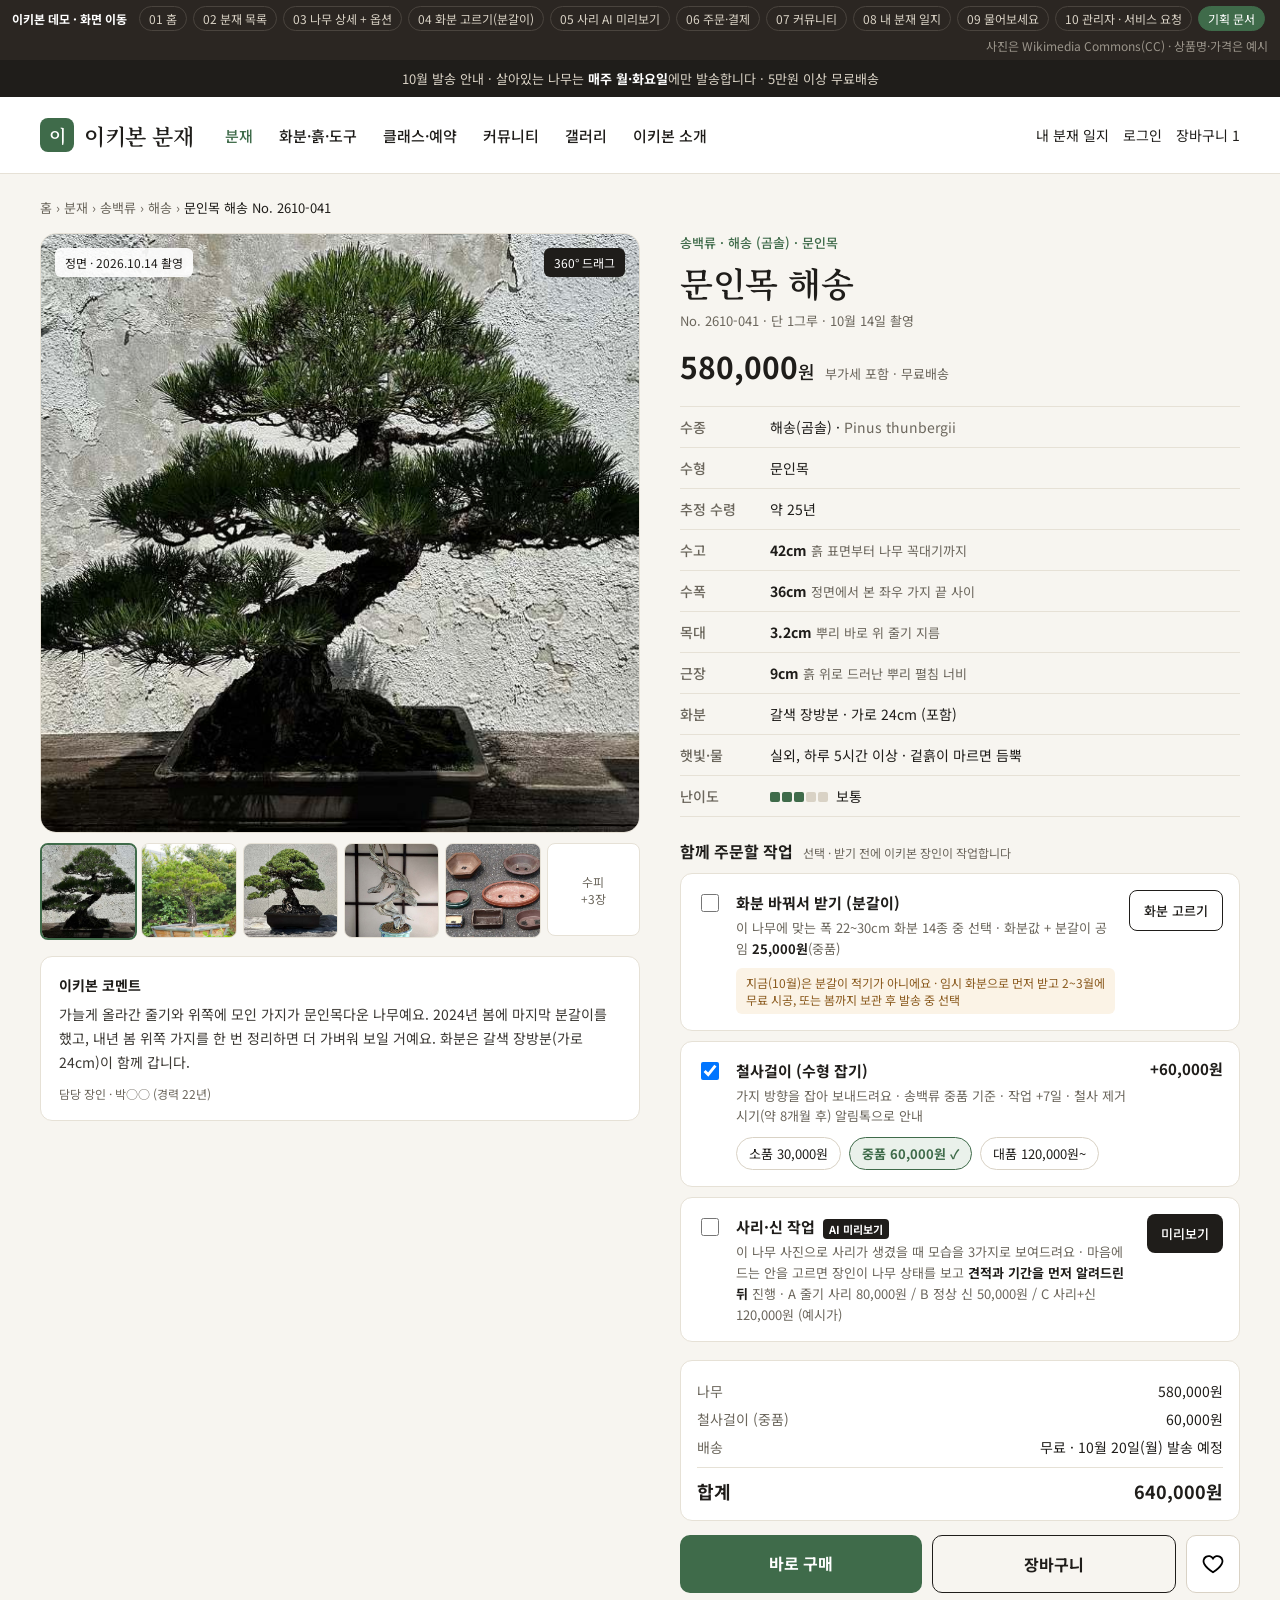
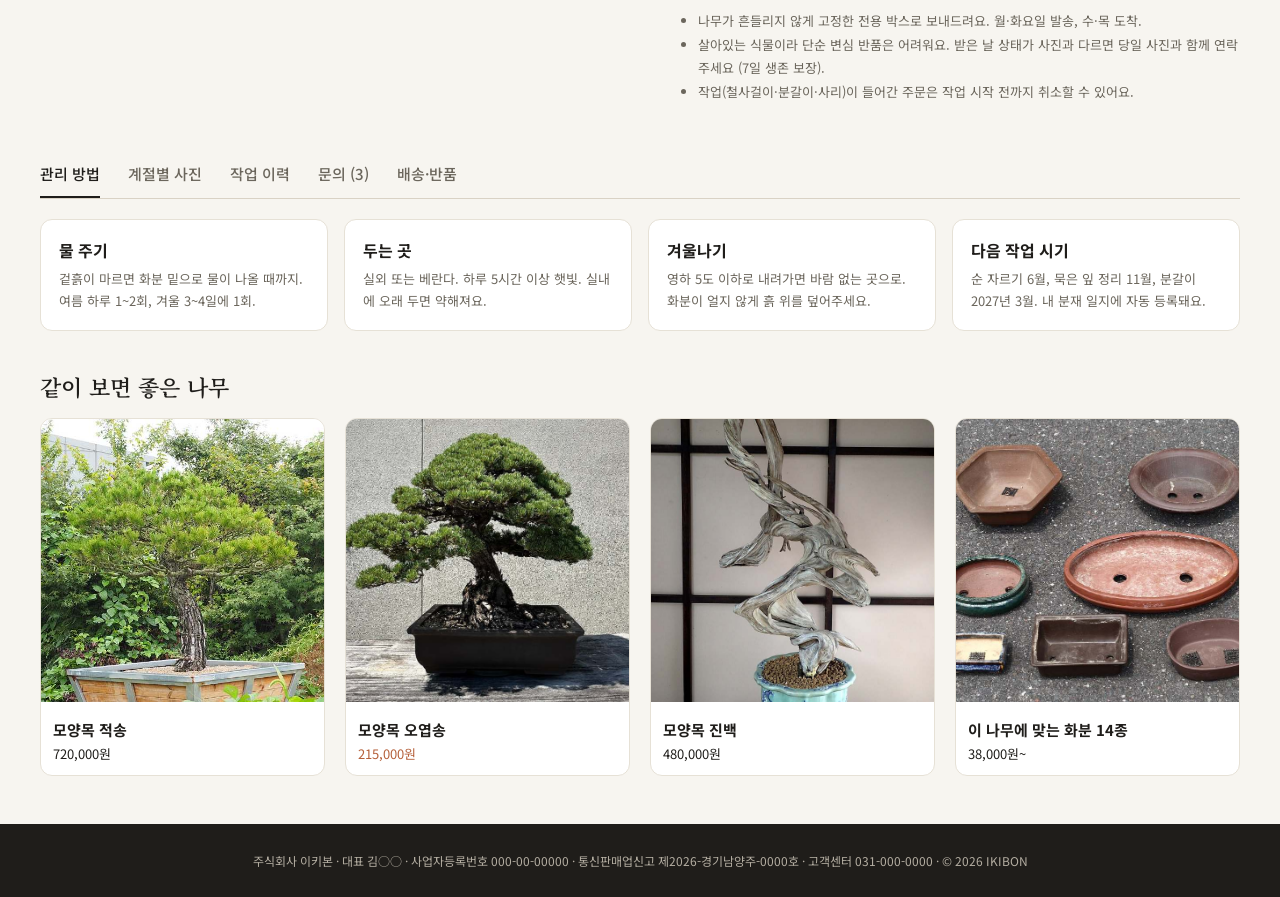
<file: product.html>
<!doctype html>
<html lang="ko">
<head>
<meta charset="utf-8">
<meta name="viewport" content="width=device-width, initial-scale=1">
<title>이키본 분재 — 문인목 해송 상세</title>
<link rel="stylesheet" href="mobile.css">
</head>
<body>
<div id="demo-bar" style="position:sticky;top:0;z-index:9999;background:#2B2622;color:#D9D2C5;font-size:12px;padding:6px 12px;display:flex;gap:6px;align-items:center;flex-wrap:wrap;font-family:'Noto Sans KR',sans-serif"><b style="color:#fff;margin-right:6px">이키본 데모 · 화면 이동</b><a href="index.html">01 홈</a><a href="shop.html">02 분재 목록</a><a href="product.html">03 나무 상세 + 옵션</a><a href="repot.html">04 화분 고르기(분갈이)</a><a href="shari.html">05 사리 AI 미리보기</a><a href="checkout.html">06 주문·결제</a><a href="community.html">07 커뮤니티</a><a href="journal.html">08 내 분재 일지</a><a href="qna.html">09 물어보세요</a><a href="admin.html">10 관리자 · 서비스 요청</a><a href="plan.html" class="plan">기획 문서</a><span style="margin-left:auto;color:#9A948A">사진은 Wikimedia Commons(CC) · 상품명·가격은 예시</span></div>
<style>#demo-bar a{color:#D9D2C5;text-decoration:none;border:1px solid #4A443E;border-radius:999px;padding:3px 9px;white-space:nowrap}#demo-bar a:hover,#demo-bar a.plan{background:#3F6B4A;color:#fff;border-color:#3F6B4A}</style>


<link rel="stylesheet" href="https://fonts.googleapis.com/css2?family=Noto+Sans+KR:wght@400;500;700&family=Noto+Serif+KR:wght@500;600&display=swap">
<style>
body{margin:0;background:#F7F5F0;color:#1F1D1A;font-family:'Noto Sans KR',sans-serif;-webkit-font-smoothing:antialiased}
a{color:#1F1D1A;text-decoration:none}a:hover{color:#3F6B4A}
</style>

<div style="width:100%;min-height:100vh;background:#F7F5F0;font-family:'Noto Sans KR',sans-serif;color:#1F1D1A">
<div style="background:#1F1D1A;color:#D9D2C5;font-size:13px;text-align:center;padding:9px 16px">10월 발송 안내 · 살아있는 나무는 <b style="color:#fff">매주 월·화요일</b>에만 발송합니다 · 5만원 이상 무료배송</div>
<header style="background:#FFFFFF;border-bottom:1px solid #E6E1D6">
<div style="max-width:1200px;margin:0 auto;padding:0 24px;display:flex;align-items:center;gap:32px;height:76px;flex-wrap:wrap">
<a href="index.html" style="display:flex;align-items:center;gap:10px"><span style="width:34px;height:34px;border-radius:8px;background:#3F6B4A;display:inline-flex;align-items:center;justify-content:center;color:#fff;font-family:'Noto Serif KR',serif;font-weight:600;font-size:18px">이</span><span style="font-family:'Noto Serif KR',serif;font-weight:600;font-size:22px;letter-spacing:-0.5px">이키본 분재</span></a>
<nav style="display:flex;gap:26px;font-size:15px;font-weight:500;flex-wrap:wrap"><a href="shop.html" style="color:#3F6B4A">분재</a><a href="shop.html">화분·흙·도구</a><a href="index.html">클래스·예약</a><a href="community.html">커뮤니티</a><a href="index.html">갤러리</a><a href="index.html">이키본 소개</a></nav>
<div style="margin-left:auto;display:flex;align-items:center;gap:14px;font-size:14px"><a href="journal.html">내 분재 일지</a><a href="checkout.html">로그인</a><a href="checkout.html">장바구니 1</a></div>
</div>
</header>

<div style="max-width:1200px;margin:0 auto;padding:24px 24px 0;font-size:13px;color:#6B665C">홈 › 분재 › 송백류 › 해송 › <span style="color:#1F1D1A">문인목 해송 No. 2610-041</span></div>

<main style="max-width:1200px;margin:0 auto;padding:16px 24px 0;display:flex;flex-wrap:wrap;gap:40px">
<div style="flex:1 1 480px;min-width:0">
<div style="position:relative;background:#fff;border:1px solid #E6E1D6;border-radius:16px;overflow:hidden;aspect-ratio:1/1"><img src="img/black_pine.jpg" alt="문인목 해송 정면" style="width:100%;height:100%;object-fit:cover"><span style="position:absolute;top:14px;left:14px;background:rgba(255,255,255,0.92);font-size:12px;padding:6px 10px;border-radius:6px">정면 · 2026.10.14 촬영</span><span style="position:absolute;top:14px;right:14px;background:#1F1D1A;color:#fff;font-size:12px;padding:6px 10px;border-radius:6px">360° 드래그</span></div>
<div style="display:grid;grid-template-columns:repeat(6, minmax(0, 1fr));gap:8px;margin-top:10px">
<img src="img/black_pine.jpg" alt="정면" style="aspect-ratio:1/1;object-fit:cover;border-radius:8px;border:2px solid #3F6B4A">
<img src="img/pine_kr.jpg" alt="우측" style="aspect-ratio:1/1;object-fit:cover;border-radius:8px;border:1px solid #E6E1D6">
<img src="img/white_pine.jpg" alt="뒷면" style="aspect-ratio:1/1;object-fit:cover;border-radius:8px;border:1px solid #E6E1D6">
<img src="img/juniper_kz.jpg" alt="좌측" style="aspect-ratio:1/1;object-fit:cover;border-radius:8px;border:1px solid #E6E1D6">
<img src="img/pots.jpg" alt="화분·뿌리" style="aspect-ratio:1/1;object-fit:cover;border-radius:8px;border:1px solid #E6E1D6">
<div style="aspect-ratio:1/1;border-radius:8px;border:1px solid #E6E1D6;background:#fff;display:flex;align-items:center;justify-content:center;font-size:12px;color:#6B665C;text-align:center">수피<br>+3장</div>
</div>
<div style="background:#fff;border:1px solid #E6E1D6;border-radius:12px;padding:18px;margin-top:16px">
<div style="font-weight:700;font-size:14px;margin-bottom:8px">이키본 코멘트</div>
<p style="margin:0;font-size:14px;line-height:1.7;color:#3A3732">가늘게 올라간 줄기와 위쪽에 모인 가지가 문인목다운 나무예요. 2024년 봄에 마지막 분갈이를 했고, 내년 봄 위쪽 가지를 한 번 정리하면 더 가벼워 보일 거예요. 화분은 갈색 장방분(가로 24cm)이 함께 갑니다.</p>
<div style="font-size:12px;color:#6B665C;margin-top:10px">담당 장인 · 박○○ (경력 22년)</div>
</div>
</div>

<div style="flex:1 1 440px;min-width:0">
<div style="font-size:13px;color:#3F6B4A;font-weight:500">송백류 · 해송 (곰솔) · 문인목</div>
<h1 style="margin:6px 0 0;font-family:'Noto Serif KR',serif;font-weight:600;font-size:34px;letter-spacing:-0.5px">문인목 해송</h1>
<div style="font-size:13px;color:#6B665C;margin-top:4px">No. 2610-041 · 단 1그루 · 10월 14일 촬영</div>
<div style="display:flex;align-items:baseline;gap:10px;margin-top:14px"><div style="font-size:30px;font-weight:700">580,000<span style="font-size:18px;font-weight:500">원</span></div><span style="font-size:13px;color:#6B665C">부가세 포함 · 무료배송</span></div>

<table style="width:100%;border-collapse:collapse;margin-top:18px;font-size:14px">
<tbody>
<tr style="border-top:1px solid #E6E1D6"><th style="text-align:left;padding:10px 0;width:90px;color:#6B665C;font-weight:500">수종</th><td style="padding:10px 0">해송(곰솔) · <span style="color:#6B665C">Pinus thunbergii</span></td></tr>
<tr style="border-top:1px solid #E6E1D6"><th style="text-align:left;padding:10px 0;color:#6B665C;font-weight:500">수형</th><td style="padding:10px 0">문인목</td></tr>
<tr style="border-top:1px solid #E6E1D6"><th style="text-align:left;padding:10px 0;color:#6B665C;font-weight:500">추정 수령</th><td style="padding:10px 0">약 25년</td></tr>
<tr style="border-top:1px solid #E6E1D6"><th style="text-align:left;padding:10px 0;color:#6B665C;font-weight:500">수고</th><td style="padding:10px 0"><b>42cm</b> <span style="color:#6B665C;font-size:13px">흙 표면부터 나무 꼭대기까지</span></td></tr>
<tr style="border-top:1px solid #E6E1D6"><th style="text-align:left;padding:10px 0;color:#6B665C;font-weight:500">수폭</th><td style="padding:10px 0"><b>36cm</b> <span style="color:#6B665C;font-size:13px">정면에서 본 좌우 가지 끝 사이</span></td></tr>
<tr style="border-top:1px solid #E6E1D6"><th style="text-align:left;padding:10px 0;color:#6B665C;font-weight:500">목대</th><td style="padding:10px 0"><b>3.2cm</b> <span style="color:#6B665C;font-size:13px">뿌리 바로 위 줄기 지름</span></td></tr>
<tr style="border-top:1px solid #E6E1D6"><th style="text-align:left;padding:10px 0;color:#6B665C;font-weight:500">근장</th><td style="padding:10px 0"><b>9cm</b> <span style="color:#6B665C;font-size:13px">흙 위로 드러난 뿌리 펼침 너비</span></td></tr>
<tr style="border-top:1px solid #E6E1D6"><th style="text-align:left;padding:10px 0;color:#6B665C;font-weight:500">화분</th><td style="padding:10px 0">갈색 장방분 · 가로 24cm (포함)</td></tr>
<tr style="border-top:1px solid #E6E1D6"><th style="text-align:left;padding:10px 0;color:#6B665C;font-weight:500">햇빛·물</th><td style="padding:10px 0">실외, 하루 5시간 이상 · 겉흙이 마르면 듬뿍</td></tr>
<tr style="border-top:1px solid #E6E1D6;border-bottom:1px solid #E6E1D6"><th style="text-align:left;padding:10px 0;color:#6B665C;font-weight:500">난이도</th><td style="padding:10px 0"><span style="display:inline-block;width:10px;height:10px;border-radius:2px;background:#3F6B4A;margin-right:2px"></span><span style="display:inline-block;width:10px;height:10px;border-radius:2px;background:#3F6B4A;margin-right:2px"></span><span style="display:inline-block;width:10px;height:10px;border-radius:2px;background:#3F6B4A;margin-right:2px"></span><span style="display:inline-block;width:10px;height:10px;border-radius:2px;background:#D9D2C5;margin-right:2px"></span><span style="display:inline-block;width:10px;height:10px;border-radius:2px;background:#D9D2C5;margin-right:8px"></span>보통</td></tr>
</tbody>
</table>

<div style="margin-top:22px;font-weight:700;font-size:16px">함께 주문할 작업 <span style="font-size:12px;color:#6B665C;font-weight:400;margin-left:6px">선택 · 받기 전에 이키본 장인이 작업합니다</span></div>

<div style="margin-top:10px;border:1px solid #E6E1D6;background:#fff;border-radius:12px;padding:16px;display:flex;gap:14px;align-items:flex-start">
<input type="checkbox" id="opt-repot" style="margin-top:4px;width:18px;height:18px">
<div style="flex:1"><label for="opt-repot" style="font-weight:700;font-size:15px">화분 바꿔서 받기 (분갈이)</label><div style="font-size:13px;color:#6B665C;margin-top:4px;line-height:1.6">이 나무에 맞는 폭 22~30cm 화분 14종 중 선택 · 화분값 + 분갈이 공임 <b style="color:#1F1D1A">25,000원</b>(중품)</div><div style="display:inline-flex;align-items:center;gap:6px;margin-top:8px;background:#FBF3E6;color:#8A5A1E;border-radius:6px;padding:6px 10px;font-size:12px">지금(10월)은 분갈이 적기가 아니에요 · 임시 화분으로 먼저 받고 2~3월에 무료 시공, 또는 봄까지 보관 후 발송 중 선택</div></div>
<a href="repot.html" style="border:1px solid #1F1D1A;border-radius:8px;padding:10px 14px;font-size:13px;font-weight:500;white-space:nowrap">화분 고르기</a>
</div>

<div style="margin-top:10px;border:1px solid #E6E1D6;background:#fff;border-radius:12px;padding:16px;display:flex;gap:14px;align-items:flex-start">
<input type="checkbox" id="opt-wire" checked style="margin-top:4px;width:18px;height:18px">
<div style="flex:1"><label for="opt-wire" style="font-weight:700;font-size:15px">철사걸이 (수형 잡기)</label><div style="font-size:13px;color:#6B665C;margin-top:4px;line-height:1.6">가지 방향을 잡아 보내드려요 · 송백류 중품 기준 · 작업 +7일 · 철사 제거 시기(약 8개월 후) 알림톡으로 안내</div><div style="display:flex;gap:8px;margin-top:10px;flex-wrap:wrap"><span style="border:1px solid #D9D2C5;border-radius:999px;padding:6px 12px;font-size:13px">소품 30,000원</span><span style="border:1px solid #3F6B4A;background:#EAF1EB;color:#3F6B4A;border-radius:999px;padding:6px 12px;font-size:13px;font-weight:700">중품 60,000원 ✓</span><span style="border:1px solid #D9D2C5;border-radius:999px;padding:6px 12px;font-size:13px">대품 120,000원~</span></div></div>
<div style="font-weight:700;font-size:15px;white-space:nowrap">+60,000원</div>
</div>

<div style="margin-top:10px;border:1px solid #E6E1D6;background:#fff;border-radius:12px;padding:16px;display:flex;gap:14px;align-items:flex-start">
<input type="checkbox" id="opt-shari" style="margin-top:4px;width:18px;height:18px">
<div style="flex:1"><label for="opt-shari" style="font-weight:700;font-size:15px">사리·신 작업 <span style="font-size:11px;background:#1F1D1A;color:#fff;border-radius:4px;padding:2px 6px;margin-left:4px;vertical-align:middle">AI 미리보기</span></label><div style="font-size:13px;color:#6B665C;margin-top:4px;line-height:1.6">이 나무 사진으로 사리가 생겼을 때 모습을 3가지로 보여드려요 · 마음에 드는 안을 고르면 장인이 나무 상태를 보고 <b style="color:#1F1D1A">견적과 기간을 먼저 알려드린 뒤</b> 진행 · A 줄기 사리 80,000원 / B 정상 신 50,000원 / C 사리+신 120,000원 (예시가)</div></div>
<a href="shari.html" style="background:#1F1D1A;color:#fff;border-radius:8px;padding:10px 14px;font-size:13px;font-weight:500;white-space:nowrap">미리보기</a>
</div>

<div style="margin-top:18px;background:#fff;border:1px solid #E6E1D6;border-radius:12px;padding:16px;font-size:14px">
<div style="display:flex;justify-content:space-between;padding:4px 0"><span style="color:#6B665C">나무</span><span>580,000원</span></div>
<div style="display:flex;justify-content:space-between;padding:4px 0"><span style="color:#6B665C">철사걸이 (중품)</span><span>60,000원</span></div>
<div style="display:flex;justify-content:space-between;padding:4px 0"><span style="color:#6B665C">배송</span><span>무료 · 10월 20일(월) 발송 예정</span></div>
<div style="display:flex;justify-content:space-between;padding:10px 0 0;border-top:1px solid #E6E1D6;margin-top:6px;font-weight:700;font-size:18px"><span>합계</span><span>640,000원</span></div>
</div>
<div style="display:flex;gap:10px;margin-top:14px"><a href="checkout.html" style="flex:1;background:#3F6B4A;color:#fff;text-align:center;padding:16px;border-radius:10px;font-weight:700;font-size:16px">바로 구매</a><a href="checkout.html" style="flex:1;border:1px solid #1F1D1A;text-align:center;padding:16px;border-radius:10px;font-weight:700;font-size:16px">장바구니</a><button type="button" aria-label="찜하기" style="width:54px;border:1px solid #D9D2C5;background:#fff;border-radius:10px;cursor:pointer;display:flex;align-items:center;justify-content:center"><svg width="22" height="22" viewBox="0 0 24 24" fill="none" stroke="currentColor" stroke-width="2" aria-hidden="true"><path d="M12 21s-7-4.5-9.5-9A5.5 5.5 0 0 1 12 6a5.5 5.5 0 0 1 9.5 6c-2.5 4.5-9.5 9-9.5 9z"></path></svg></button></div>
<ul style="margin:16px 0 0;padding-left:18px;font-size:13px;color:#6B665C;line-height:1.8">
<li>나무가 흔들리지 않게 고정한 전용 박스로 보내드려요. 월·화요일 발송, 수·목 도착.</li>
<li>살아있는 식물이라 단순 변심 반품은 어려워요. 받은 날 상태가 사진과 다르면 당일 사진과 함께 연락 주세요 (7일 생존 보장).</li>
<li>작업(철사걸이·분갈이·사리)이 들어간 주문은 작업 시작 전까지 취소할 수 있어요.</li>
</ul>
</div>
</main>

<section style="max-width:1200px;margin:48px auto 0;padding:0 24px">
<div style="display:flex;gap:28px;border-bottom:1px solid #D9D2C5;font-size:15px;font-weight:500"><span style="padding:12px 0;border-bottom:2px solid #1F1D1A">관리 방법</span><span style="padding:12px 0;color:#6B665C">계절별 사진</span><span style="padding:12px 0;color:#6B665C">작업 이력</span><span style="padding:12px 0;color:#6B665C">문의 (3)</span><span style="padding:12px 0;color:#6B665C">배송·반품</span></div>
<div style="display:grid;grid-template-columns:repeat(4, minmax(0, 1fr));gap:16px;margin-top:20px">
<div style="background:#fff;border:1px solid #E6E1D6;border-radius:12px;padding:18px"><div style="font-weight:700">물 주기</div><div style="font-size:13px;color:#6B665C;margin-top:6px;line-height:1.7">겉흙이 마르면 화분 밑으로 물이 나올 때까지. 여름 하루 1~2회, 겨울 3~4일에 1회.</div></div>
<div style="background:#fff;border:1px solid #E6E1D6;border-radius:12px;padding:18px"><div style="font-weight:700">두는 곳</div><div style="font-size:13px;color:#6B665C;margin-top:6px;line-height:1.7">실외 또는 베란다. 하루 5시간 이상 햇빛. 실내에 오래 두면 약해져요.</div></div>
<div style="background:#fff;border:1px solid #E6E1D6;border-radius:12px;padding:18px"><div style="font-weight:700">겨울나기</div><div style="font-size:13px;color:#6B665C;margin-top:6px;line-height:1.7">영하 5도 이하로 내려가면 바람 없는 곳으로. 화분이 얼지 않게 흙 위를 덮어주세요.</div></div>
<div style="background:#fff;border:1px solid #E6E1D6;border-radius:12px;padding:18px"><div style="font-weight:700">다음 작업 시기</div><div style="font-size:13px;color:#6B665C;margin-top:6px;line-height:1.7">순 자르기 6월, 묵은 잎 정리 11월, 분갈이 2027년 3월. 내 분재 일지에 자동 등록돼요.</div></div>
</div>
</section>

<section style="max-width:1200px;margin:40px auto 0;padding:0 24px 48px">
<h2 style="margin:0 0 16px;font-family:'Noto Serif KR',serif;font-weight:600;font-size:22px">같이 보면 좋은 나무</h2>
<div style="display:grid;grid-template-columns:repeat(4, minmax(0, 1fr));gap:20px">
<a href="product.html" style="background:#fff;border:1px solid #E6E1D6;border-radius:12px;overflow:hidden;display:block"><img src="img/pine_kr.jpg" alt="" style="width:100%;aspect-ratio:1/1;object-fit:cover"><div style="padding:12px"><div style="font-weight:700;font-size:15px">모양목 적송</div><div style="font-size:13px;margin-top:4px">720,000원</div></div></a>
<a href="product.html" style="background:#fff;border:1px solid #E6E1D6;border-radius:12px;overflow:hidden;display:block"><img src="img/white_pine.jpg" alt="" style="width:100%;aspect-ratio:1/1;object-fit:cover"><div style="padding:12px"><div style="font-weight:700;font-size:15px">모양목 오엽송</div><div style="font-size:13px;margin-top:4px;color:#B5603A">215,000원</div></div></a>
<a href="product.html" style="background:#fff;border:1px solid #E6E1D6;border-radius:12px;overflow:hidden;display:block"><img src="img/juniper_kz.jpg" alt="" style="width:100%;aspect-ratio:1/1;object-fit:cover"><div style="padding:12px"><div style="font-weight:700;font-size:15px">모양목 진백</div><div style="font-size:13px;margin-top:4px">480,000원</div></div></a>
<a href="repot.html" style="background:#fff;border:1px solid #E6E1D6;border-radius:12px;overflow:hidden;display:block"><img src="img/pots.jpg" alt="" style="width:100%;aspect-ratio:1/1;object-fit:cover"><div style="padding:12px"><div style="font-weight:700;font-size:15px">이 나무에 맞는 화분 14종</div><div style="font-size:13px;margin-top:4px">38,000원~</div></div></a>
</div>
</section>

<footer style="background:#1F1D1A;color:#B4AEA2;padding:28px 24px;font-size:12px;text-align:center">주식회사 이키본 · 대표 김○○ · 사업자등록번호 000-00-00000 · 통신판매업신고 제2026-경기남양주-0000호 · 고객센터 031-000-0000 · © 2026 IKIBON</footer>
</div>

</body>
</html>
</file>
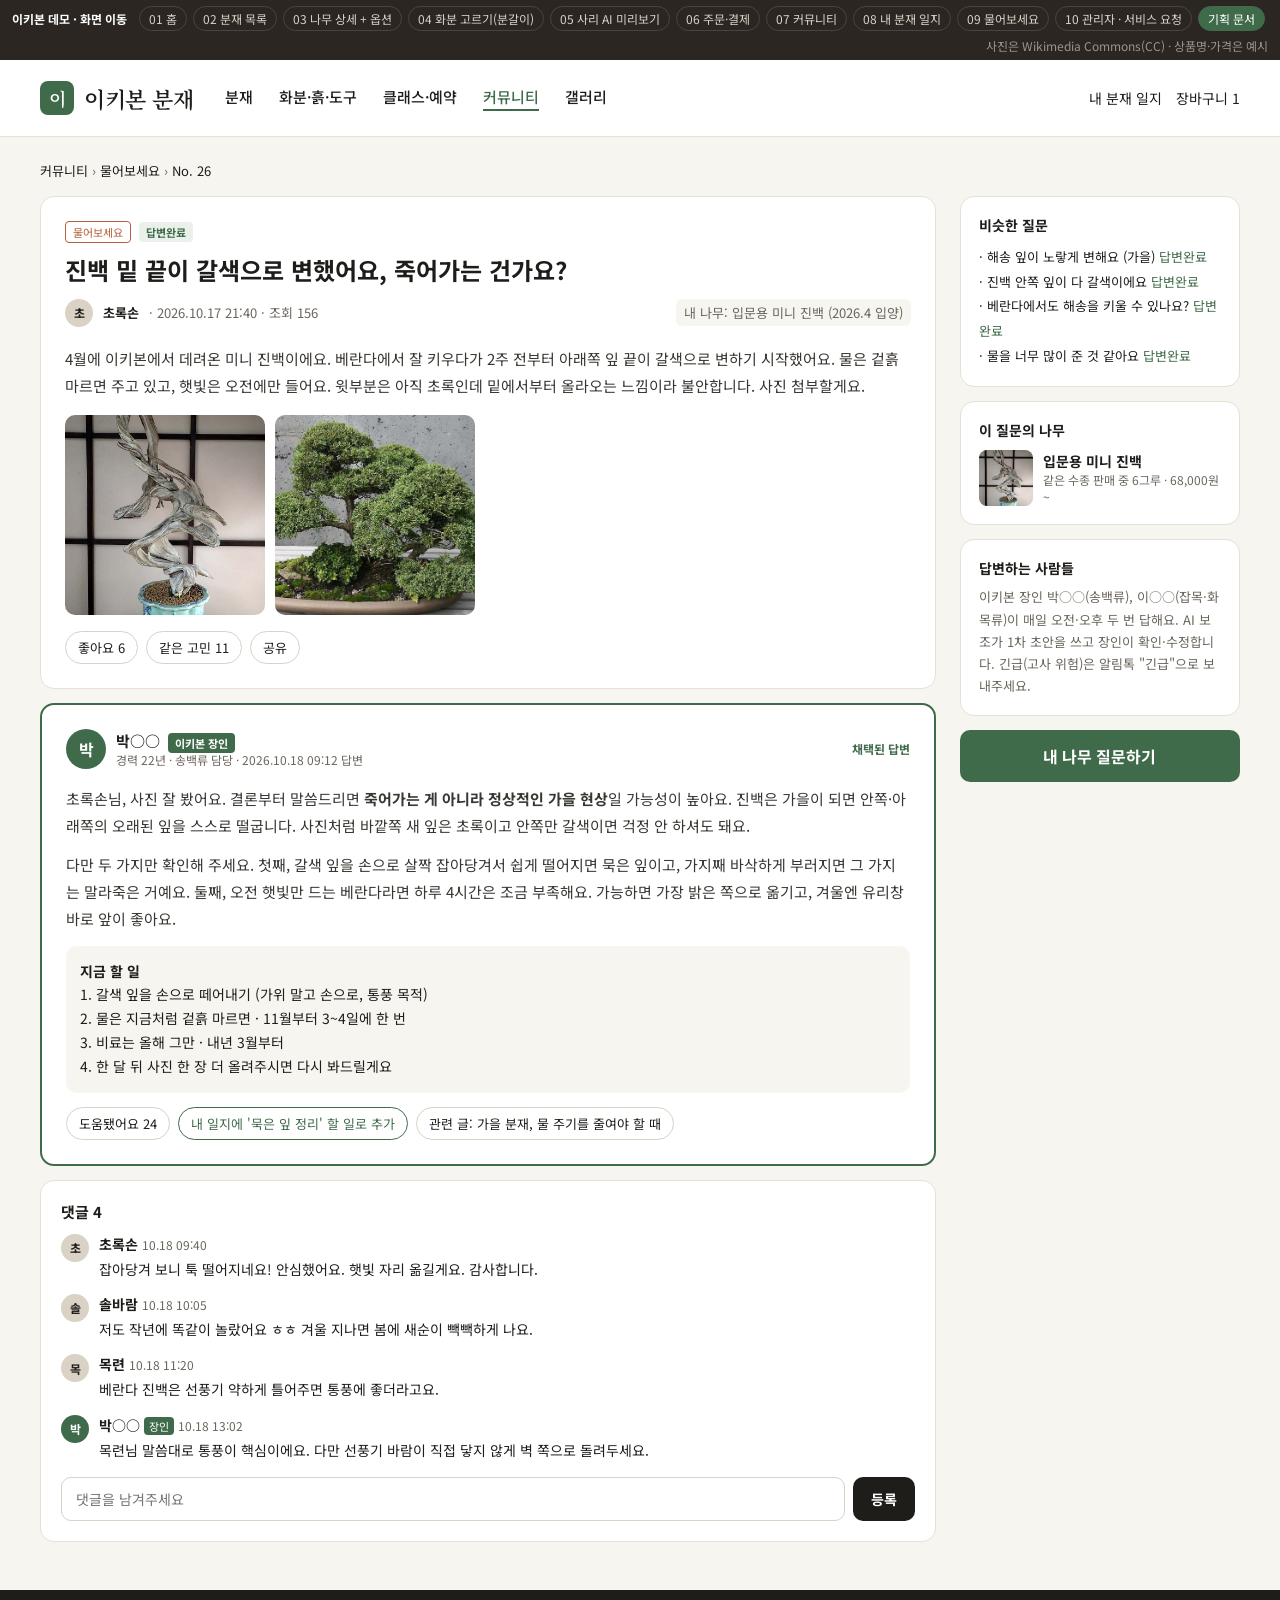
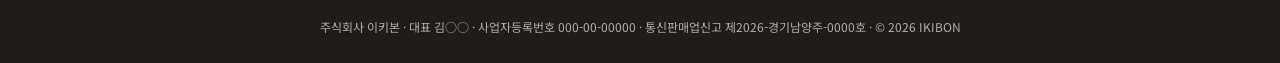
<file: qna.html>
<!doctype html>
<html lang="ko">
<head>
<meta charset="utf-8">
<meta name="viewport" content="width=device-width, initial-scale=1">
<title>이키본 분재 — 물어보세요</title>
<link rel="stylesheet" href="mobile.css">
</head>
<body>
<div id="demo-bar" style="position:sticky;top:0;z-index:9999;background:#2B2622;color:#D9D2C5;font-size:12px;padding:6px 12px;display:flex;gap:6px;align-items:center;flex-wrap:wrap;font-family:'Noto Sans KR',sans-serif"><b style="color:#fff;margin-right:6px">이키본 데모 · 화면 이동</b><a href="index.html">01 홈</a><a href="shop.html">02 분재 목록</a><a href="product.html">03 나무 상세 + 옵션</a><a href="repot.html">04 화분 고르기(분갈이)</a><a href="shari.html">05 사리 AI 미리보기</a><a href="checkout.html">06 주문·결제</a><a href="community.html">07 커뮤니티</a><a href="journal.html">08 내 분재 일지</a><a href="qna.html">09 물어보세요</a><a href="admin.html">10 관리자 · 서비스 요청</a><a href="plan.html" class="plan">기획 문서</a><span style="margin-left:auto;color:#9A948A">사진은 Wikimedia Commons(CC) · 상품명·가격은 예시</span></div>
<style>#demo-bar a{color:#D9D2C5;text-decoration:none;border:1px solid #4A443E;border-radius:999px;padding:3px 9px;white-space:nowrap}#demo-bar a:hover,#demo-bar a.plan{background:#3F6B4A;color:#fff;border-color:#3F6B4A}</style>


<link rel="stylesheet" href="https://fonts.googleapis.com/css2?family=Noto+Sans+KR:wght@400;500;700&family=Noto+Serif+KR:wght@500;600&display=swap">
<style>
body{margin:0;background:#F7F5F0;color:#1F1D1A;font-family:'Noto Sans KR',sans-serif;-webkit-font-smoothing:antialiased}
a{color:#1F1D1A;text-decoration:none}a:hover{color:#3F6B4A}
</style>

<div style="width:100%;min-height:100vh;background:#F7F5F0;font-family:'Noto Sans KR',sans-serif;color:#1F1D1A">
<header style="background:#FFFFFF;border-bottom:1px solid #E6E1D6">
<div style="max-width:1200px;margin:0 auto;padding:0 24px;display:flex;align-items:center;gap:32px;height:76px;flex-wrap:wrap">
<a href="index.html" style="display:flex;align-items:center;gap:10px"><span style="width:34px;height:34px;border-radius:8px;background:#3F6B4A;display:inline-flex;align-items:center;justify-content:center;color:#fff;font-family:'Noto Serif KR',serif;font-weight:600;font-size:18px">이</span><span style="font-family:'Noto Serif KR',serif;font-weight:600;font-size:22px;letter-spacing:-0.5px">이키본 분재</span></a>
<nav style="display:flex;gap:26px;font-size:15px;font-weight:500;flex-wrap:wrap"><a href="shop.html">분재</a><a href="shop.html">화분·흙·도구</a><a href="index.html">클래스·예약</a><a href="community.html" style="color:#3F6B4A;border-bottom:2px solid #3F6B4A;padding-bottom:2px">커뮤니티</a><a href="index.html">갤러리</a></nav>
<div style="margin-left:auto;display:flex;align-items:center;gap:14px;font-size:14px"><a href="journal.html">내 분재 일지</a><a href="checkout.html">장바구니 1</a></div>
</div>
</header>

<div style="max-width:1200px;margin:0 auto;padding:24px 24px 0;font-size:13px;color:#6B665C"><a href="community.html">커뮤니티</a> › <a href="community.html">물어보세요</a> › <span style="color:#1F1D1A">No. 26</span></div>

<main style="max-width:1200px;margin:0 auto;padding:16px 24px 48px;display:flex;flex-wrap:wrap;gap:24px;align-items:flex-start">
<div style="flex:999 1 560px;min-width:0;display:flex;flex-direction:column;gap:14px">
<article style="background:#fff;border:1px solid #E6E1D6;border-radius:14px;padding:24px">
<div style="display:flex;align-items:center;gap:8px"><span style="font-size:11px;color:#B5603A;border:1px solid #B5603A;border-radius:4px;padding:2px 7px">물어보세요</span><span style="font-size:11px;background:#EAF1EB;color:#3F6B4A;border-radius:4px;padding:2px 7px;font-weight:700">답변완료</span></div>
<h1 style="margin:10px 0 0;font-size:24px;font-weight:700;line-height:1.4">진백 밑 끝이 갈색으로 변했어요, 죽어가는 건가요?</h1>
<div style="display:flex;align-items:center;gap:10px;margin-top:12px;font-size:13px;color:#6B665C"><span style="width:28px;height:28px;border-radius:999px;background:#D9D2C5;display:inline-flex;align-items:center;justify-content:center;font-weight:700;color:#1F1D1A;font-size:12px">초</span><b style="color:#1F1D1A">초록손</b><span>· 2026.10.17 21:40 · 조회 156</span><span style="margin-left:auto;background:#F7F5F0;border-radius:6px;padding:4px 8px">내 나무: 입문용 미니 진백 (2026.4 입양)</span></div>
<p style="margin:18px 0 0;font-size:15px;line-height:1.8;color:#3A3732">4월에 이키본에서 데려온 미니 진백이에요. 베란다에서 잘 키우다가 2주 전부터 아래쪽 잎 끝이 갈색으로 변하기 시작했어요. 물은 겉흙 마르면 주고 있고, 햇빛은 오전에만 들어요. 윗부분은 아직 초록인데 밑에서부터 올라오는 느낌이라 불안합니다. 사진 첨부할게요.</p>
<div style="display:flex;gap:10px;margin-top:16px"><img src="img/juniper_kz.jpg" alt="질문 사진 1" style="width:200px;height:200px;border-radius:10px;object-fit:cover"><img src="img/shari0.jpg" alt="질문 사진 2" style="width:200px;height:200px;border-radius:10px;object-fit:cover"></div>
<div style="display:flex;gap:8px;margin-top:16px;font-size:13px"><span style="border:1px solid #D9D2C5;border-radius:999px;padding:6px 12px">좋아요 6</span><span style="border:1px solid #D9D2C5;border-radius:999px;padding:6px 12px">같은 고민 11</span><span style="border:1px solid #D9D2C5;border-radius:999px;padding:6px 12px">공유</span></div>
</article>

<article style="background:#fff;border:2px solid #3F6B4A;border-radius:14px;padding:24px">
<div style="display:flex;align-items:center;gap:10px"><span style="width:40px;height:40px;border-radius:999px;background:#3F6B4A;display:inline-flex;align-items:center;justify-content:center;color:#fff;font-weight:700">박</span><div><div style="font-weight:700;font-size:15px">박○○ <span style="font-size:11px;background:#3F6B4A;color:#fff;border-radius:4px;padding:2px 7px;margin-left:4px;vertical-align:middle">이키본 장인</span></div><div style="font-size:12px;color:#6B665C">경력 22년 · 송백류 담당 · 2026.10.18 09:12 답변</div></div><span style="margin-left:auto;font-size:12px;color:#3F6B4A;font-weight:700">채택된 답변</span></div>
<p style="margin:16px 0 0;font-size:15px;line-height:1.8;color:#3A3732">초록손님, 사진 잘 봤어요. 결론부터 말씀드리면 <b>죽어가는 게 아니라 정상적인 가을 현상</b>일 가능성이 높아요. 진백은 가을이 되면 안쪽·아래쪽의 오래된 잎을 스스로 떨굽니다. 사진처럼 바깥쪽 새 잎은 초록이고 안쪽만 갈색이면 걱정 안 하셔도 돼요.</p>
<p style="margin:12px 0 0;font-size:15px;line-height:1.8;color:#3A3732">다만 두 가지만 확인해 주세요. 첫째, 갈색 잎을 손으로 살짝 잡아당겨서 쉽게 떨어지면 묵은 잎이고, 가지째 바삭하게 부러지면 그 가지는 말라죽은 거예요. 둘째, 오전 햇빛만 드는 베란다라면 하루 4시간은 조금 부족해요. 가능하면 가장 밝은 쪽으로 옮기고, 겨울엔 유리창 바로 앞이 좋아요.</p>
<div style="margin-top:14px;background:#F7F5F0;border-radius:10px;padding:14px;font-size:14px;line-height:1.7"><b>지금 할 일</b><br>1. 갈색 잎을 손으로 떼어내기 (가위 말고 손으로, 통풍 목적)<br>2. 물은 지금처럼 겉흙 마르면 · 11월부터 3~4일에 한 번<br>3. 비료는 올해 그만 · 내년 3월부터<br>4. 한 달 뒤 사진 한 장 더 올려주시면 다시 봐드릴게요</div>
<div style="display:flex;gap:8px;margin-top:14px;font-size:13px;flex-wrap:wrap"><span style="border:1px solid #D9D2C5;border-radius:999px;padding:6px 12px">도움됐어요 24</span><a href="journal.html" style="border:1px solid #3F6B4A;color:#3F6B4A;border-radius:999px;padding:6px 12px">내 일지에 '묵은 잎 정리' 할 일로 추가</a><a href="community.html" style="border:1px solid #D9D2C5;border-radius:999px;padding:6px 12px">관련 글: 가을 분재, 물 주기를 줄여야 할 때</a></div>
</article>

<div style="background:#fff;border:1px solid #E6E1D6;border-radius:14px;padding:20px">
<div style="font-weight:700;font-size:15px;margin-bottom:12px">댓글 4</div>
<div style="display:flex;flex-direction:column;gap:14px;font-size:14px">
<div style="display:flex;gap:10px"><span style="width:28px;height:28px;border-radius:999px;background:#D9D2C5;display:inline-flex;align-items:center;justify-content:center;font-weight:700;font-size:12px;flex-shrink:0">초</span><div><b>초록손</b> <span style="font-size:12px;color:#6B665C">10.18 09:40</span><div style="margin-top:4px;line-height:1.6">잡아당겨 보니 툭 떨어지네요! 안심했어요. 햇빛 자리 옮길게요. 감사합니다.</div></div></div>
<div style="display:flex;gap:10px"><span style="width:28px;height:28px;border-radius:999px;background:#D9D2C5;display:inline-flex;align-items:center;justify-content:center;font-weight:700;font-size:12px;flex-shrink:0">솔</span><div><b>솔바람</b> <span style="font-size:12px;color:#6B665C">10.18 10:05</span><div style="margin-top:4px;line-height:1.6">저도 작년에 똑같이 놀랐어요 ㅎㅎ 겨울 지나면 봄에 새순이 빽빽하게 나요.</div></div></div>
<div style="display:flex;gap:10px"><span style="width:28px;height:28px;border-radius:999px;background:#D9D2C5;display:inline-flex;align-items:center;justify-content:center;font-weight:700;font-size:12px;flex-shrink:0">목</span><div><b>목련</b> <span style="font-size:12px;color:#6B665C">10.18 11:20</span><div style="margin-top:4px;line-height:1.6">베란다 진백은 선풍기 약하게 틀어주면 통풍에 좋더라고요.</div></div></div>
<div style="display:flex;gap:10px"><span style="width:28px;height:28px;border-radius:999px;background:#3F6B4A;color:#fff;display:inline-flex;align-items:center;justify-content:center;font-weight:700;font-size:12px;flex-shrink:0">박</span><div><b>박○○</b> <span style="font-size:11px;background:#3F6B4A;color:#fff;border-radius:4px;padding:1px 5px">장인</span> <span style="font-size:12px;color:#6B665C">10.18 13:02</span><div style="margin-top:4px;line-height:1.6">목련님 말씀대로 통풍이 핵심이에요. 다만 선풍기 바람이 직접 닿지 않게 벽 쪽으로 돌려두세요.</div></div></div>
</div>
<div style="display:flex;gap:8px;margin-top:16px"><input aria-label="댓글 입력" placeholder="댓글을 남겨주세요" style="flex:1;border:1px solid #D9D2C5;border-radius:10px;padding:11px 14px;font-family:inherit;font-size:14px"><button type="button" style="border:0;background:#1F1D1A;color:#fff;border-radius:10px;padding:0 18px;font-family:inherit;font-size:14px;font-weight:700;cursor:pointer">등록</button></div>
</div>
</div>

<aside style="flex:1 1 280px;max-width:340px;min-width:0;display:flex;flex-direction:column;gap:14px">
<div style="background:#fff;border:1px solid #E6E1D6;border-radius:14px;padding:18px"><div style="font-weight:700;font-size:14px;margin-bottom:10px">비슷한 질문</div><div style="font-size:13px;line-height:1.9"><a href="qna.html">· 해송 잎이 노랗게 변해요 (가을) <span style="color:#3F6B4A">답변완료</span></a><br><a href="qna.html">· 진백 안쪽 잎이 다 갈색이에요 <span style="color:#3F6B4A">답변완료</span></a><br><a href="qna.html">· 베란다에서도 해송을 키울 수 있나요? <span style="color:#3F6B4A">답변완료</span></a><br><a href="qna.html">· 물을 너무 많이 준 것 같아요 <span style="color:#3F6B4A">답변완료</span></a></div></div>
<div style="background:#fff;border:1px solid #E6E1D6;border-radius:14px;padding:18px"><div style="font-weight:700;font-size:14px;margin-bottom:10px">이 질문의 나무</div><a href="shop.html" style="display:flex;gap:10px;align-items:center"><img src="img/juniper_kz.jpg" alt="" style="width:56px;height:56px;border-radius:8px;object-fit:cover"><div><div style="font-weight:700;font-size:14px">입문용 미니 진백</div><div style="font-size:12px;color:#6B665C">같은 수종 판매 중 6그루 · 68,000원~</div></div></a></div>
<div style="background:#fff;border:1px solid #E6E1D6;border-radius:14px;padding:18px"><div style="font-weight:700;font-size:14px;margin-bottom:8px">답변하는 사람들</div><div style="font-size:13px;color:#6B665C;line-height:1.7">이키본 장인 박○○(송백류), 이○○(잡목·화목류)이 매일 오전·오후 두 번 답해요. AI 보조가 1차 초안을 쓰고 장인이 확인·수정합니다. 긴급(고사 위험)은 알림톡 "긴급"으로 보내주세요.</div></div>
<a href="community.html" style="display:block;text-align:center;background:#3F6B4A;color:#fff;border-radius:10px;padding:14px;font-weight:700">내 나무 질문하기</a>
</aside>
</main>
<footer style="background:#1F1D1A;color:#B4AEA2;padding:28px 24px;font-size:12px;text-align:center">주식회사 이키본 · 대표 김○○ · 사업자등록번호 000-00-00000 · 통신판매업신고 제2026-경기남양주-0000호 · © 2026 IKIBON</footer>
</div>

</body>
</html>
</file>
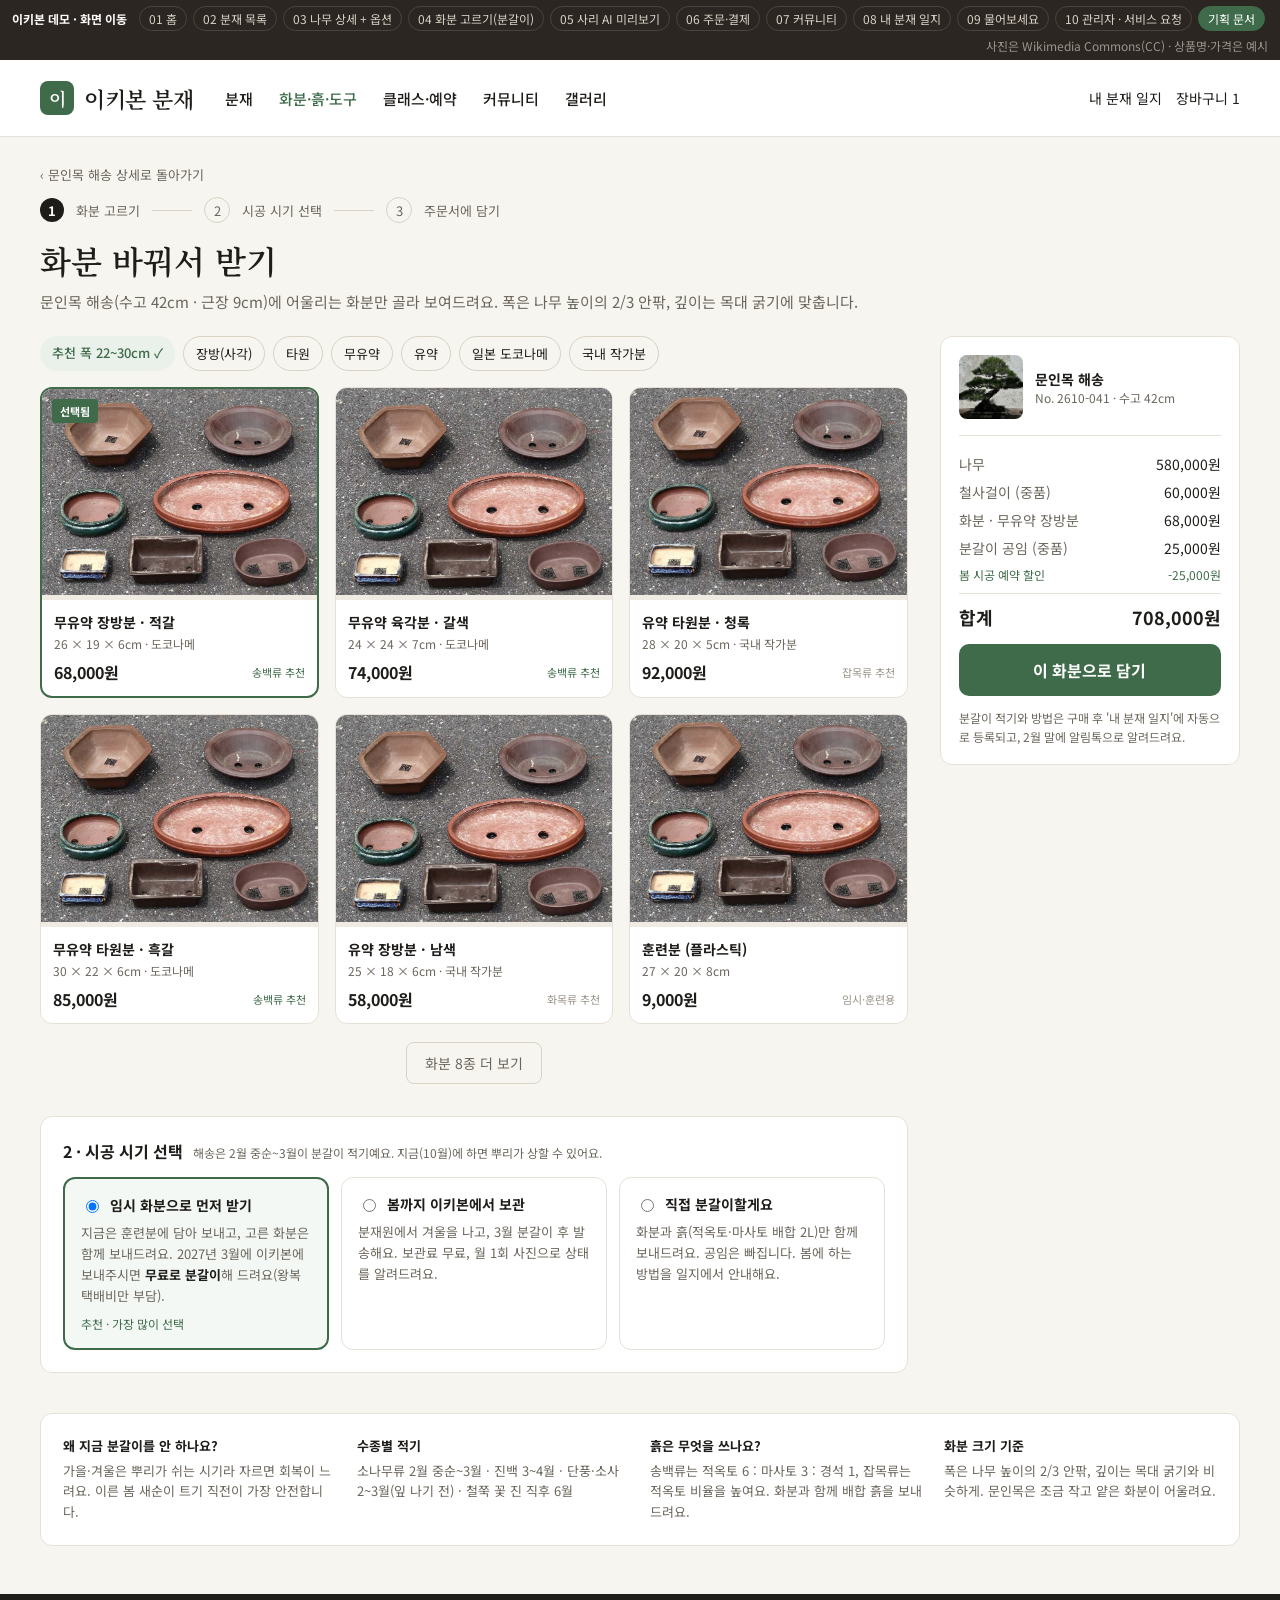
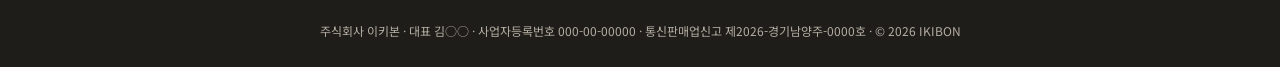
<file: repot.html>
<!doctype html>
<html lang="ko">
<head>
<meta charset="utf-8">
<meta name="viewport" content="width=device-width, initial-scale=1">
<title>이키본 분재 — 화분 바꿔서 받기</title>
<link rel="stylesheet" href="mobile.css">
</head>
<body>
<div id="demo-bar" style="position:sticky;top:0;z-index:9999;background:#2B2622;color:#D9D2C5;font-size:12px;padding:6px 12px;display:flex;gap:6px;align-items:center;flex-wrap:wrap;font-family:'Noto Sans KR',sans-serif"><b style="color:#fff;margin-right:6px">이키본 데모 · 화면 이동</b><a href="index.html">01 홈</a><a href="shop.html">02 분재 목록</a><a href="product.html">03 나무 상세 + 옵션</a><a href="repot.html">04 화분 고르기(분갈이)</a><a href="shari.html">05 사리 AI 미리보기</a><a href="checkout.html">06 주문·결제</a><a href="community.html">07 커뮤니티</a><a href="journal.html">08 내 분재 일지</a><a href="qna.html">09 물어보세요</a><a href="admin.html">10 관리자 · 서비스 요청</a><a href="plan.html" class="plan">기획 문서</a><span style="margin-left:auto;color:#9A948A">사진은 Wikimedia Commons(CC) · 상품명·가격은 예시</span></div>
<style>#demo-bar a{color:#D9D2C5;text-decoration:none;border:1px solid #4A443E;border-radius:999px;padding:3px 9px;white-space:nowrap}#demo-bar a:hover,#demo-bar a.plan{background:#3F6B4A;color:#fff;border-color:#3F6B4A}</style>


<link rel="stylesheet" href="https://fonts.googleapis.com/css2?family=Noto+Sans+KR:wght@400;500;700&family=Noto+Serif+KR:wght@500;600&display=swap">
<style>
body{margin:0;background:#F7F5F0;color:#1F1D1A;font-family:'Noto Sans KR',sans-serif;-webkit-font-smoothing:antialiased}
a{color:#1F1D1A;text-decoration:none}a:hover{color:#3F6B4A}
</style>

<div style="width:100%;min-height:100vh;background:#F7F5F0;font-family:'Noto Sans KR',sans-serif;color:#1F1D1A">
<header style="background:#FFFFFF;border-bottom:1px solid #E6E1D6">
<div style="max-width:1200px;margin:0 auto;padding:0 24px;display:flex;align-items:center;gap:32px;height:76px;flex-wrap:wrap">
<a href="index.html" style="display:flex;align-items:center;gap:10px"><span style="width:34px;height:34px;border-radius:8px;background:#3F6B4A;display:inline-flex;align-items:center;justify-content:center;color:#fff;font-family:'Noto Serif KR',serif;font-weight:600;font-size:18px">이</span><span style="font-family:'Noto Serif KR',serif;font-weight:600;font-size:22px;letter-spacing:-0.5px">이키본 분재</span></a>
<nav style="display:flex;gap:26px;font-size:15px;font-weight:500;flex-wrap:wrap"><a href="shop.html">분재</a><a href="shop.html" style="color:#3F6B4A">화분·흙·도구</a><a href="index.html">클래스·예약</a><a href="community.html">커뮤니티</a><a href="index.html">갤러리</a></nav>
<div style="margin-left:auto;display:flex;align-items:center;gap:14px;font-size:14px"><a href="journal.html">내 분재 일지</a><a href="checkout.html">장바구니 1</a></div>
</div>
</header>

<div style="max-width:1200px;margin:0 auto;padding:24px 24px 0">
<a href="product.html" style="font-size:13px;color:#6B665C">‹ 문인목 해송 상세로 돌아가기</a>
<div style="display:flex;align-items:center;gap:12px;margin-top:12px;font-size:13px;color:#6B665C"><span style="background:#1F1D1A;color:#fff;border-radius:999px;width:24px;height:24px;display:inline-flex;align-items:center;justify-content:center;font-weight:700">1</span>화분 고르기<span style="width:40px;height:1px;background:#D9D2C5"></span><span style="border:1px solid #D9D2C5;border-radius:999px;width:24px;height:24px;display:inline-flex;align-items:center;justify-content:center">2</span>시공 시기 선택<span style="width:40px;height:1px;background:#D9D2C5"></span><span style="border:1px solid #D9D2C5;border-radius:999px;width:24px;height:24px;display:inline-flex;align-items:center;justify-content:center">3</span>주문서에 담기</div>
<h1 style="margin:14px 0 0;font-family:'Noto Serif KR',serif;font-weight:600;font-size:32px">화분 바꿔서 받기</h1>
<p style="margin:8px 0 0;font-size:15px;color:#6B665C">문인목 해송(수고 42cm · 근장 9cm)에 어울리는 화분만 골라 보여드려요. 폭은 나무 높이의 2/3 안팎, 깊이는 목대 굵기에 맞춥니다.</p>
</div>

<main style="max-width:1200px;margin:0 auto;padding:24px 24px 0;display:flex;flex-wrap:wrap;gap:32px">
<div style="flex:999 1 560px;min-width:0">
<div style="display:flex;gap:8px;flex-wrap:wrap;font-size:13px;margin-bottom:16px"><span style="background:#EAF1EB;color:#3F6B4A;border-radius:999px;padding:7px 12px;font-weight:500">추천 폭 22~30cm ✓</span><span style="border:1px solid #D9D2C5;border-radius:999px;padding:7px 12px">장방(사각)</span><span style="border:1px solid #D9D2C5;border-radius:999px;padding:7px 12px">타원</span><span style="border:1px solid #D9D2C5;border-radius:999px;padding:7px 12px">무유약</span><span style="border:1px solid #D9D2C5;border-radius:999px;padding:7px 12px">유약</span><span style="border:1px solid #D9D2C5;border-radius:999px;padding:7px 12px">일본 도코나메</span><span style="border:1px solid #D9D2C5;border-radius:999px;padding:7px 12px">국내 작가분</span></div>
<div style="display:grid;grid-template-columns:repeat(3, minmax(0, 1fr));gap:16px">
<div style="background:#fff;border:2px solid #3F6B4A;border-radius:12px;overflow:hidden;position:relative"><span style="position:absolute;top:10px;left:10px;background:#3F6B4A;color:#fff;font-size:11px;padding:4px 8px;border-radius:4px;font-weight:700">선택됨</span><div style="aspect-ratio:4/3;background:#EFEBE3"><img src="img/pots.jpg" alt="" style="width:100%;height:100%;object-fit:cover;object-position:60% 40%"></div><div style="padding:12px"><div style="font-weight:700;font-size:14px">무유약 장방분 · 적갈</div><div style="font-size:12px;color:#6B665C;margin-top:3px">26 × 19 × 6cm · 도코나메</div><div style="display:flex;justify-content:space-between;align-items:center;margin-top:8px"><b>68,000원</b><span style="font-size:11px;color:#3F6B4A">송백류 추천</span></div></div></div>
<div style="background:#fff;border:1px solid #E6E1D6;border-radius:12px;overflow:hidden"><div style="aspect-ratio:4/3;background:#EFEBE3"><img src="img/pots.jpg" alt="" style="width:100%;height:100%;object-fit:cover;object-position:20% 20%"></div><div style="padding:12px"><div style="font-weight:700;font-size:14px">무유약 육각분 · 갈색</div><div style="font-size:12px;color:#6B665C;margin-top:3px">24 × 24 × 7cm · 도코나메</div><div style="display:flex;justify-content:space-between;align-items:center;margin-top:8px"><b>74,000원</b><span style="font-size:11px;color:#3F6B4A">송백류 추천</span></div></div></div>
<div style="background:#fff;border:1px solid #E6E1D6;border-radius:12px;overflow:hidden"><div style="aspect-ratio:4/3;background:#EFEBE3"><img src="img/pots.jpg" alt="" style="width:100%;height:100%;object-fit:cover;object-position:80% 80%"></div><div style="padding:12px"><div style="font-weight:700;font-size:14px">유약 타원분 · 청록</div><div style="font-size:12px;color:#6B665C;margin-top:3px">28 × 20 × 5cm · 국내 작가분</div><div style="display:flex;justify-content:space-between;align-items:center;margin-top:8px"><b>92,000원</b><span style="font-size:11px;color:#9A948A">잡목류 추천</span></div></div></div>
<div style="background:#fff;border:1px solid #E6E1D6;border-radius:12px;overflow:hidden"><div style="aspect-ratio:4/3;background:#EFEBE3"><img src="img/pots.jpg" alt="" style="width:100%;height:100%;object-fit:cover;object-position:30% 70%"></div><div style="padding:12px"><div style="font-weight:700;font-size:14px">무유약 타원분 · 흑갈</div><div style="font-size:12px;color:#6B665C;margin-top:3px">30 × 22 × 6cm · 도코나메</div><div style="display:flex;justify-content:space-between;align-items:center;margin-top:8px"><b>85,000원</b><span style="font-size:11px;color:#3F6B4A">송백류 추천</span></div></div></div>
<div style="background:#fff;border:1px solid #E6E1D6;border-radius:12px;overflow:hidden"><div style="aspect-ratio:4/3;background:#EFEBE3"><img src="img/pots.jpg" alt="" style="width:100%;height:100%;object-fit:cover;object-position:70% 30%"></div><div style="padding:12px"><div style="font-weight:700;font-size:14px">유약 장방분 · 남색</div><div style="font-size:12px;color:#6B665C;margin-top:3px">25 × 18 × 6cm · 국내 작가분</div><div style="display:flex;justify-content:space-between;align-items:center;margin-top:8px"><b>58,000원</b><span style="font-size:11px;color:#9A948A">화목류 추천</span></div></div></div>
<div style="background:#fff;border:1px solid #E6E1D6;border-radius:12px;overflow:hidden"><div style="aspect-ratio:4/3;background:#EFEBE3"><img src="img/pots.jpg" alt="" style="width:100%;height:100%;object-fit:cover;object-position:50% 90%"></div><div style="padding:12px"><div style="font-weight:700;font-size:14px">훈련분 (플라스틱)</div><div style="font-size:12px;color:#6B665C;margin-top:3px">27 × 20 × 8cm</div><div style="display:flex;justify-content:space-between;align-items:center;margin-top:8px"><b>9,000원</b><span style="font-size:11px;color:#9A948A">임시·훈련용</span></div></div></div>
</div>
<div style="text-align:center;margin-top:18px"><a href="repot.html" style="font-size:14px;color:#6B665C;border:1px solid #D9D2C5;border-radius:8px;padding:10px 18px;display:inline-block">화분 8종 더 보기</a></div>

<div style="margin-top:32px;background:#fff;border:1px solid #E6E1D6;border-radius:12px;padding:22px">
<div style="font-weight:700;font-size:16px">2 · 시공 시기 선택 <span style="font-size:12px;color:#6B665C;font-weight:400;margin-left:6px">해송은 2월 중순~3월이 분갈이 적기예요. 지금(10월)에 하면 뿌리가 상할 수 있어요.</span></div>
<div style="display:grid;grid-template-columns:repeat(3, minmax(0, 1fr));gap:12px;margin-top:14px">
<label style="border:2px solid #3F6B4A;background:#F4F8F4;border-radius:12px;padding:16px;display:block;cursor:pointer"><div style="display:flex;align-items:center;gap:8px"><input type="radio" name="when" checked><b style="font-size:14px">임시 화분으로 먼저 받기</b></div><div style="font-size:13px;color:#6B665C;margin-top:8px;line-height:1.6">지금은 훈련분에 담아 보내고, 고른 화분은 함께 보내드려요. 2027년 3월에 이키본에 보내주시면 <b style="color:#1F1D1A">무료로 분갈이</b>해 드려요(왕복 택배비만 부담).</div><div style="font-size:12px;color:#3F6B4A;margin-top:8px">추천 · 가장 많이 선택</div></label>
<label style="border:1px solid #E6E1D6;border-radius:12px;padding:16px;display:block;cursor:pointer"><div style="display:flex;align-items:center;gap:8px"><input type="radio" name="when"><b style="font-size:14px">봄까지 이키본에서 보관</b></div><div style="font-size:13px;color:#6B665C;margin-top:8px;line-height:1.6">분재원에서 겨울을 나고, 3월 분갈이 후 발송해요. 보관료 무료, 월 1회 사진으로 상태를 알려드려요.</div></label>
<label style="border:1px solid #E6E1D6;border-radius:12px;padding:16px;display:block;cursor:pointer"><div style="display:flex;align-items:center;gap:8px"><input type="radio" name="when"><b style="font-size:14px">직접 분갈이할게요</b></div><div style="font-size:13px;color:#6B665C;margin-top:8px;line-height:1.6">화분과 흙(적옥토·마사토 배합 2L)만 함께 보내드려요. 공임은 빠집니다. 봄에 하는 방법을 일지에서 안내해요.</div></label>
</div>
</div>
</div>

<aside style="flex:1 1 300px;max-width:360px;min-width:0">
<div style="background:#fff;border:1px solid #E6E1D6;border-radius:12px;padding:18px;position:sticky;top:16px">
<div style="display:flex;gap:12px;align-items:center"><img src="img/black_pine.jpg" alt="" style="width:64px;height:64px;border-radius:8px;object-fit:cover"><div><div style="font-weight:700;font-size:14px">문인목 해송</div><div style="font-size:12px;color:#6B665C">No. 2610-041 · 수고 42cm</div></div></div>
<div style="margin-top:16px;padding-top:14px;border-top:1px solid #E6E1D6;font-size:14px">
<div style="display:flex;justify-content:space-between;padding:4px 0"><span style="color:#6B665C">나무</span><span>580,000원</span></div>
<div style="display:flex;justify-content:space-between;padding:4px 0"><span style="color:#6B665C">철사걸이 (중품)</span><span>60,000원</span></div>
<div style="display:flex;justify-content:space-between;padding:4px 0"><span style="color:#6B665C">화분 · 무유약 장방분</span><span>68,000원</span></div>
<div style="display:flex;justify-content:space-between;padding:4px 0"><span style="color:#6B665C">분갈이 공임 (중품)</span><span>25,000원</span></div>
<div style="display:flex;justify-content:space-between;padding:4px 0;font-size:12px"><span style="color:#3F6B4A">봄 시공 예약 할인</span><span style="color:#3F6B4A">-25,000원</span></div>
<div style="display:flex;justify-content:space-between;padding:10px 0 0;border-top:1px solid #E6E1D6;margin-top:6px;font-weight:700;font-size:18px"><span>합계</span><span>708,000원</span></div>
</div>
<a href="product.html" style="display:block;text-align:center;background:#3F6B4A;color:#fff;border-radius:10px;padding:14px;font-weight:700;margin-top:14px">이 화분으로 담기</a>
<div style="font-size:12px;color:#6B665C;margin-top:12px;line-height:1.6">분갈이 적기와 방법은 구매 후 '내 분재 일지'에 자동으로 등록되고, 2월 말에 알림톡으로 알려드려요.</div>
</div>
</aside>
</main>

<section style="max-width:1200px;margin:40px auto 0;padding:0 24px 48px">
<div style="background:#fff;border:1px solid #E6E1D6;border-radius:12px;padding:22px;display:grid;grid-template-columns:repeat(4, minmax(0, 1fr));gap:20px;font-size:13px">
<div><div style="font-weight:700;margin-bottom:6px">왜 지금 분갈이를 안 하나요?</div><div style="color:#6B665C;line-height:1.6">가을·겨울은 뿌리가 쉬는 시기라 자르면 회복이 느려요. 이른 봄 새순이 트기 직전이 가장 안전합니다.</div></div>
<div><div style="font-weight:700;margin-bottom:6px">수종별 적기</div><div style="color:#6B665C;line-height:1.6">소나무류 2월 중순~3월 · 진백 3~4월 · 단풍·소사 2~3월(잎 나기 전) · 철쭉 꽃 진 직후 6월</div></div>
<div><div style="font-weight:700;margin-bottom:6px">흙은 무엇을 쓰나요?</div><div style="color:#6B665C;line-height:1.6">송백류는 적옥토 6 : 마사토 3 : 경석 1, 잡목류는 적옥토 비율을 높여요. 화분과 함께 배합 흙을 보내드려요.</div></div>
<div><div style="font-weight:700;margin-bottom:6px">화분 크기 기준</div><div style="color:#6B665C;line-height:1.6">폭은 나무 높이의 2/3 안팎, 깊이는 목대 굵기와 비슷하게. 문인목은 조금 작고 얕은 화분이 어울려요.</div></div>
</div>
</section>
<footer style="background:#1F1D1A;color:#B4AEA2;padding:28px 24px;font-size:12px;text-align:center">주식회사 이키본 · 대표 김○○ · 사업자등록번호 000-00-00000 · 통신판매업신고 제2026-경기남양주-0000호 · © 2026 IKIBON</footer>
</div>

</body>
</html>
</file>
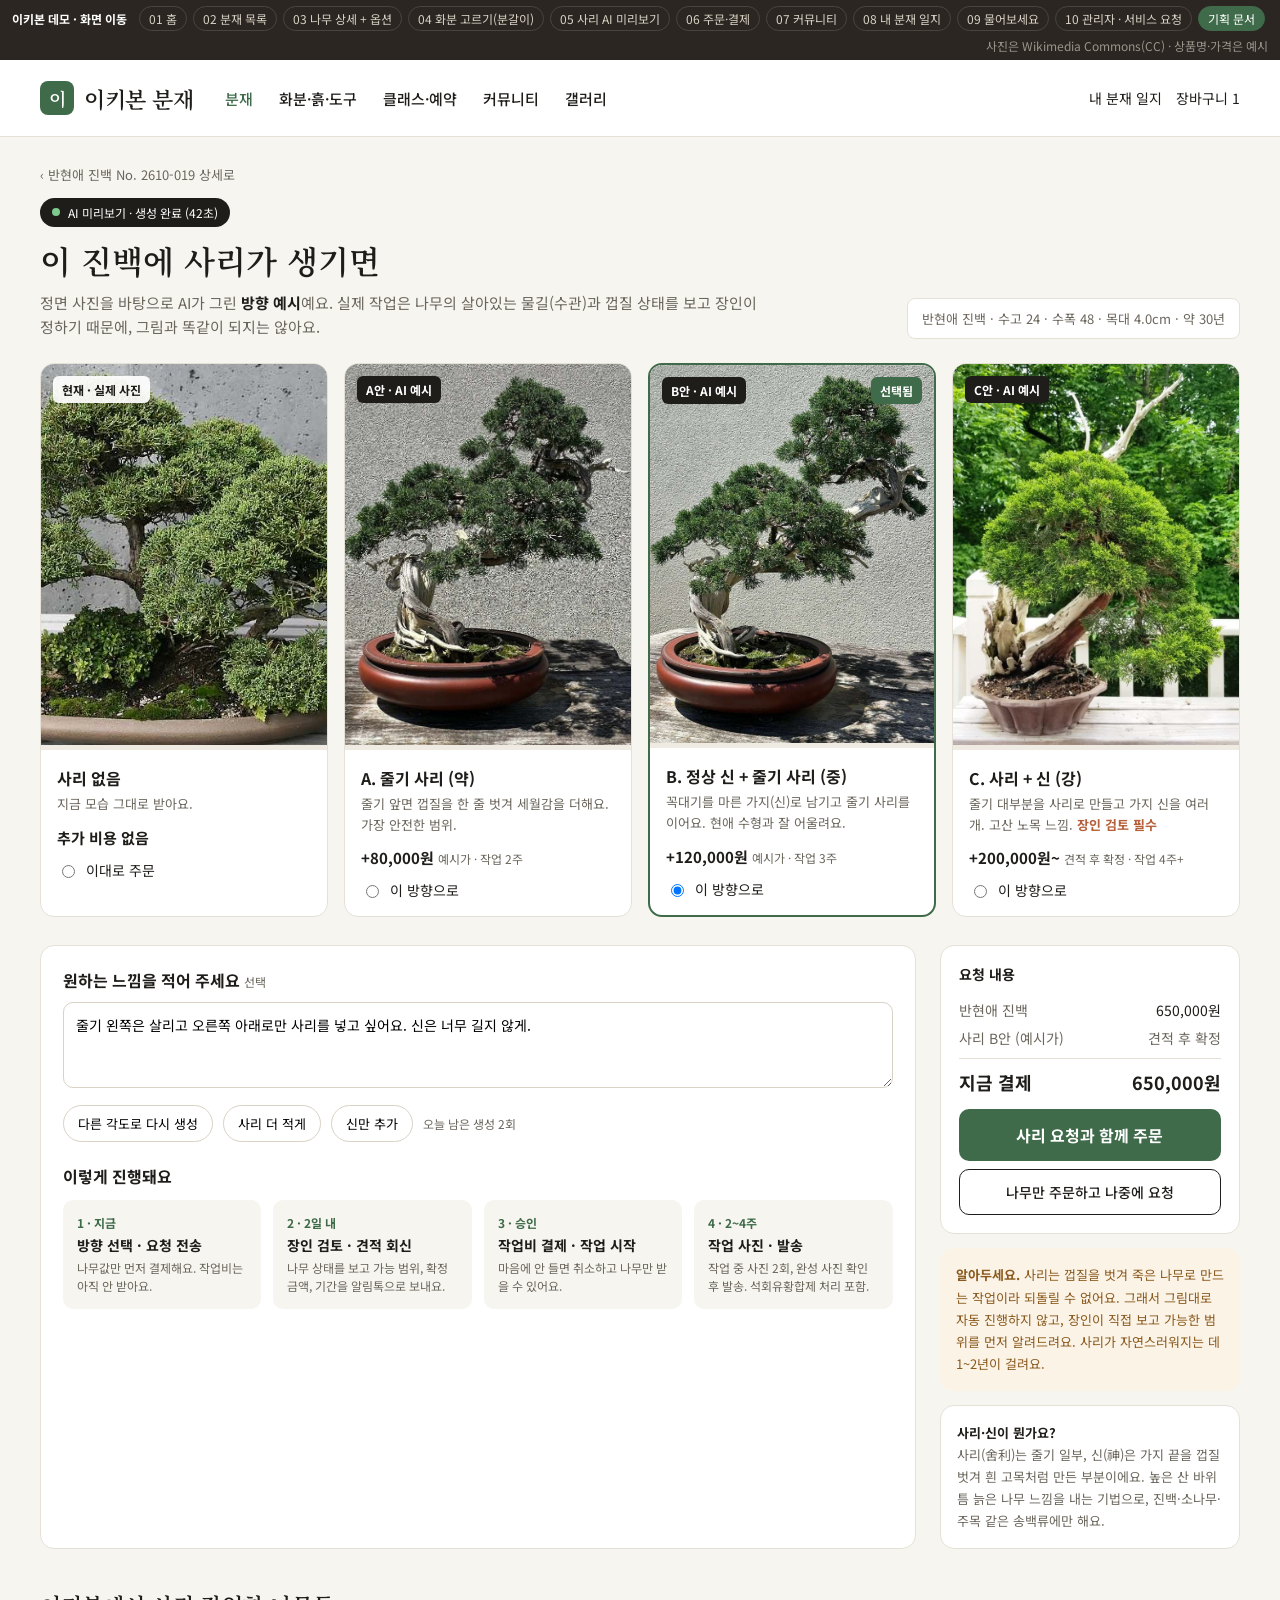
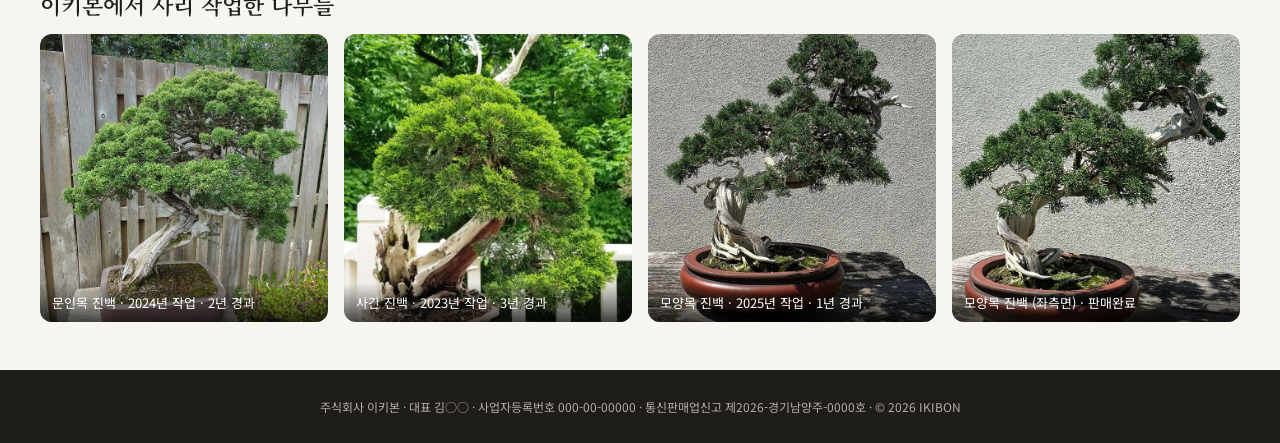
<file: shari.html>
<!doctype html>
<html lang="ko">
<head>
<meta charset="utf-8">
<meta name="viewport" content="width=device-width, initial-scale=1">
<title>이키본 분재 — 사리·신 AI 미리보기</title>
<link rel="stylesheet" href="mobile.css">
</head>
<body>
<div id="demo-bar" style="position:sticky;top:0;z-index:9999;background:#2B2622;color:#D9D2C5;font-size:12px;padding:6px 12px;display:flex;gap:6px;align-items:center;flex-wrap:wrap;font-family:'Noto Sans KR',sans-serif"><b style="color:#fff;margin-right:6px">이키본 데모 · 화면 이동</b><a href="index.html">01 홈</a><a href="shop.html">02 분재 목록</a><a href="product.html">03 나무 상세 + 옵션</a><a href="repot.html">04 화분 고르기(분갈이)</a><a href="shari.html">05 사리 AI 미리보기</a><a href="checkout.html">06 주문·결제</a><a href="community.html">07 커뮤니티</a><a href="journal.html">08 내 분재 일지</a><a href="qna.html">09 물어보세요</a><a href="admin.html">10 관리자 · 서비스 요청</a><a href="plan.html" class="plan">기획 문서</a><span style="margin-left:auto;color:#9A948A">사진은 Wikimedia Commons(CC) · 상품명·가격은 예시</span></div>
<style>#demo-bar a{color:#D9D2C5;text-decoration:none;border:1px solid #4A443E;border-radius:999px;padding:3px 9px;white-space:nowrap}#demo-bar a:hover,#demo-bar a.plan{background:#3F6B4A;color:#fff;border-color:#3F6B4A}</style>


<link rel="stylesheet" href="https://fonts.googleapis.com/css2?family=Noto+Sans+KR:wght@400;500;700&family=Noto+Serif+KR:wght@500;600&display=swap">
<style>
body{margin:0;background:#F7F5F0;color:#1F1D1A;font-family:'Noto Sans KR',sans-serif;-webkit-font-smoothing:antialiased}
a{color:#1F1D1A;text-decoration:none}a:hover{color:#3F6B4A}
</style>

<div style="width:100%;min-height:100vh;background:#F7F5F0;font-family:'Noto Sans KR',sans-serif;color:#1F1D1A">
<header style="background:#FFFFFF;border-bottom:1px solid #E6E1D6">
<div style="max-width:1200px;margin:0 auto;padding:0 24px;display:flex;align-items:center;gap:32px;height:76px;flex-wrap:wrap">
<a href="index.html" style="display:flex;align-items:center;gap:10px"><span style="width:34px;height:34px;border-radius:8px;background:#3F6B4A;display:inline-flex;align-items:center;justify-content:center;color:#fff;font-family:'Noto Serif KR',serif;font-weight:600;font-size:18px">이</span><span style="font-family:'Noto Serif KR',serif;font-weight:600;font-size:22px;letter-spacing:-0.5px">이키본 분재</span></a>
<nav style="display:flex;gap:26px;font-size:15px;font-weight:500;flex-wrap:wrap"><a href="shop.html" style="color:#3F6B4A">분재</a><a href="shop.html">화분·흙·도구</a><a href="index.html">클래스·예약</a><a href="community.html">커뮤니티</a><a href="index.html">갤러리</a></nav>
<div style="margin-left:auto;display:flex;align-items:center;gap:14px;font-size:14px"><a href="journal.html">내 분재 일지</a><a href="checkout.html">장바구니 1</a></div>
</div>
</header>

<div style="max-width:1200px;margin:0 auto;padding:24px 24px 0">
<a href="shop.html" style="font-size:13px;color:#6B665C">‹ 반현애 진백 No. 2610-019 상세로</a>
<div style="display:flex;align-items:flex-end;justify-content:space-between;flex-wrap:wrap;gap:16px;margin-top:12px">
<div><div style="display:inline-flex;align-items:center;gap:8px;background:#1F1D1A;color:#fff;font-size:12px;border-radius:999px;padding:6px 12px"><span style="width:8px;height:8px;border-radius:999px;background:#7FCB8F"></span>AI 미리보기 · 생성 완료 (42초)</div><h1 style="margin:10px 0 0;font-family:'Noto Serif KR',serif;font-weight:600;font-size:32px">이 진백에 사리가 생기면</h1><p style="margin:8px 0 0;font-size:15px;color:#6B665C;max-width:720px;line-height:1.6">정면 사진을 바탕으로 AI가 그린 <b style="color:#1F1D1A">방향 예시</b>예요. 실제 작업은 나무의 살아있는 물길(수관)과 껍질 상태를 보고 장인이 정하기 때문에, 그림과 똑같이 되지는 않아요.</p></div>
<div style="font-size:13px;color:#6B665C;background:#fff;border:1px solid #E6E1D6;border-radius:8px;padding:10px 14px">반현애 진백 · 수고 24 · 수폭 48 · 목대 4.0cm · 약 30년</div>
</div>
</div>

<main style="max-width:1200px;margin:0 auto;padding:24px 24px 0">
<div style="display:grid;grid-template-columns:repeat(4, minmax(0, 1fr));gap:16px">
<div style="background:#fff;border:1px solid #E6E1D6;border-radius:14px;overflow:hidden"><div style="position:relative;aspect-ratio:3/4;background:#EFEBE3"><img src="img/shari0.jpg" alt="현재 모습" style="width:100%;height:100%;object-fit:cover"><span style="position:absolute;top:12px;left:12px;background:rgba(255,255,255,0.92);font-size:12px;padding:5px 9px;border-radius:6px;font-weight:700">현재 · 실제 사진</span></div><div style="padding:16px"><div style="font-weight:700;font-size:16px">사리 없음</div><div style="font-size:13px;color:#6B665C;margin-top:4px;line-height:1.6">지금 모습 그대로 받아요.</div><div style="margin-top:12px;font-weight:700;font-size:15px">추가 비용 없음</div><label style="display:flex;align-items:center;gap:8px;margin-top:12px;font-size:14px;cursor:pointer"><input type="radio" name="shari"> 이대로 주문</label></div></div>
<div style="background:#fff;border:1px solid #E6E1D6;border-radius:14px;overflow:hidden"><div style="position:relative;aspect-ratio:3/4;background:#EFEBE3"><img src="img/shari1.jpg" alt="A안 줄기 사리" style="width:100%;height:100%;object-fit:cover"><span style="position:absolute;top:12px;left:12px;background:#1F1D1A;color:#fff;font-size:12px;padding:5px 9px;border-radius:6px;font-weight:700">A안 · AI 예시</span></div><div style="padding:16px"><div style="font-weight:700;font-size:16px">A. 줄기 사리 (약)</div><div style="font-size:13px;color:#6B665C;margin-top:4px;line-height:1.6">줄기 앞면 껍질을 한 줄 벗겨 세월감을 더해요. 가장 안전한 범위.</div><div style="margin-top:12px;font-weight:700;font-size:15px">+80,000원 <span style="font-size:12px;color:#6B665C;font-weight:400">예시가 · 작업 2주</span></div><label style="display:flex;align-items:center;gap:8px;margin-top:12px;font-size:14px;cursor:pointer"><input type="radio" name="shari"> 이 방향으로</label></div></div>
<div style="background:#fff;border:2px solid #3F6B4A;border-radius:14px;overflow:hidden;position:relative"><div style="position:relative;aspect-ratio:3/4;background:#EFEBE3"><img src="img/shari2.jpg" alt="B안 정상 신" style="width:100%;height:100%;object-fit:cover"><span style="position:absolute;top:12px;left:12px;background:#1F1D1A;color:#fff;font-size:12px;padding:5px 9px;border-radius:6px;font-weight:700">B안 · AI 예시</span><span style="position:absolute;top:12px;right:12px;background:#3F6B4A;color:#fff;font-size:12px;padding:5px 9px;border-radius:6px;font-weight:700">선택됨</span></div><div style="padding:16px"><div style="font-weight:700;font-size:16px">B. 정상 신 + 줄기 사리 (중)</div><div style="font-size:13px;color:#6B665C;margin-top:4px;line-height:1.6">꼭대기를 마른 가지(신)로 남기고 줄기 사리를 이어요. 현애 수형과 잘 어울려요.</div><div style="margin-top:12px;font-weight:700;font-size:15px">+120,000원 <span style="font-size:12px;color:#6B665C;font-weight:400">예시가 · 작업 3주</span></div><label style="display:flex;align-items:center;gap:8px;margin-top:12px;font-size:14px;cursor:pointer"><input type="radio" name="shari" checked> 이 방향으로</label></div></div>
<div style="background:#fff;border:1px solid #E6E1D6;border-radius:14px;overflow:hidden"><div style="position:relative;aspect-ratio:3/4;background:#EFEBE3"><img src="img/shari3.jpg" alt="C안 사리 강하게" style="width:100%;height:100%;object-fit:cover"><span style="position:absolute;top:12px;left:12px;background:#1F1D1A;color:#fff;font-size:12px;padding:5px 9px;border-radius:6px;font-weight:700">C안 · AI 예시</span></div><div style="padding:16px"><div style="font-weight:700;font-size:16px">C. 사리 + 신 (강)</div><div style="font-size:13px;color:#6B665C;margin-top:4px;line-height:1.6">줄기 대부분을 사리로 만들고 가지 신을 여러 개. 고산 노목 느낌. <b style="color:#B5603A">장인 검토 필수</b></div><div style="margin-top:12px;font-weight:700;font-size:15px">+200,000원~ <span style="font-size:12px;color:#6B665C;font-weight:400">견적 후 확정 · 작업 4주+</span></div><label style="display:flex;align-items:center;gap:8px;margin-top:12px;font-size:14px;cursor:pointer"><input type="radio" name="shari"> 이 방향으로</label></div></div>
</div>

<div style="display:flex;flex-wrap:wrap;gap:24px;margin-top:28px">
<div style="flex:999 1 560px;min-width:0;background:#fff;border:1px solid #E6E1D6;border-radius:14px;padding:22px">
<div style="font-weight:700;font-size:16px">원하는 느낌을 적어 주세요 <span style="font-size:12px;color:#6B665C;font-weight:400">선택</span></div>
<label for="wish" style="position:absolute;width:1px;height:1px;overflow:hidden">요청사항</label>
<textarea id="wish" rows="3" style="width:100%;box-sizing:border-box;margin-top:10px;border:1px solid #D9D2C5;border-radius:10px;padding:12px;font-family:inherit;font-size:14px;resize:vertical">줄기 왼쪽은 살리고 오른쪽 아래로만 사리를 넣고 싶어요. 신은 너무 길지 않게.</textarea>
<div style="display:flex;gap:10px;margin-top:12px;flex-wrap:wrap"><button type="button" style="border:1px solid #D9D2C5;background:#fff;border-radius:999px;padding:8px 14px;font-size:13px;font-family:inherit;cursor:pointer">다른 각도로 다시 생성</button><button type="button" style="border:1px solid #D9D2C5;background:#fff;border-radius:999px;padding:8px 14px;font-size:13px;font-family:inherit;cursor:pointer">사리 더 적게</button><button type="button" style="border:1px solid #D9D2C5;background:#fff;border-radius:999px;padding:8px 14px;font-size:13px;font-family:inherit;cursor:pointer">신만 추가</button><span style="font-size:12px;color:#6B665C;align-self:center">오늘 남은 생성 2회</span></div>

<div style="margin-top:22px;font-weight:700;font-size:16px">이렇게 진행돼요</div>
<div style="display:grid;grid-template-columns:repeat(4, minmax(0, 1fr));gap:12px;margin-top:12px">
<div style="background:#F7F5F0;border-radius:10px;padding:14px"><div style="font-size:12px;color:#3F6B4A;font-weight:700">1 · 지금</div><div style="font-weight:700;font-size:14px;margin-top:4px">방향 선택 · 요청 전송</div><div style="font-size:12px;color:#6B665C;margin-top:4px;line-height:1.5">나무값만 먼저 결제해요. 작업비는 아직 안 받아요.</div></div>
<div style="background:#F7F5F0;border-radius:10px;padding:14px"><div style="font-size:12px;color:#3F6B4A;font-weight:700">2 · 2일 내</div><div style="font-weight:700;font-size:14px;margin-top:4px">장인 검토 · 견적 회신</div><div style="font-size:12px;color:#6B665C;margin-top:4px;line-height:1.5">나무 상태를 보고 가능 범위, 확정 금액, 기간을 알림톡으로 보내요.</div></div>
<div style="background:#F7F5F0;border-radius:10px;padding:14px"><div style="font-size:12px;color:#3F6B4A;font-weight:700">3 · 승인</div><div style="font-weight:700;font-size:14px;margin-top:4px">작업비 결제 · 작업 시작</div><div style="font-size:12px;color:#6B665C;margin-top:4px;line-height:1.5">마음에 안 들면 취소하고 나무만 받을 수 있어요.</div></div>
<div style="background:#F7F5F0;border-radius:10px;padding:14px"><div style="font-size:12px;color:#3F6B4A;font-weight:700">4 · 2~4주</div><div style="font-weight:700;font-size:14px;margin-top:4px">작업 사진 · 발송</div><div style="font-size:12px;color:#6B665C;margin-top:4px;line-height:1.5">작업 중 사진 2회, 완성 사진 확인 후 발송. 석회유황합제 처리 포함.</div></div>
</div>
</div>

<aside style="flex:1 1 300px;max-width:360px;min-width:0">
<div style="background:#fff;border:1px solid #E6E1D6;border-radius:14px;padding:18px">
<div style="font-weight:700;font-size:14px">요청 내용</div>
<div style="margin-top:12px;font-size:14px">
<div style="display:flex;justify-content:space-between;padding:4px 0"><span style="color:#6B665C">반현애 진백</span><span>650,000원</span></div>
<div style="display:flex;justify-content:space-between;padding:4px 0"><span style="color:#6B665C">사리 B안 (예시가)</span><span style="color:#6B665C">견적 후 확정</span></div>
<div style="display:flex;justify-content:space-between;padding:10px 0 0;border-top:1px solid #E6E1D6;margin-top:6px;font-weight:700;font-size:18px"><span>지금 결제</span><span>650,000원</span></div>
</div>
<a href="checkout.html" style="display:block;text-align:center;background:#3F6B4A;color:#fff;border-radius:10px;padding:14px;font-weight:700;margin-top:14px">사리 요청과 함께 주문</a>
<a href="checkout.html" style="display:block;text-align:center;border:1px solid #1F1D1A;border-radius:10px;padding:12px;font-weight:500;margin-top:8px;font-size:14px">나무만 주문하고 나중에 요청</a>
</div>
<div style="background:#FBF3E6;border-radius:14px;padding:16px;margin-top:14px;font-size:13px;color:#8A5A1E;line-height:1.7"><b>알아두세요.</b> 사리는 껍질을 벗겨 죽은 나무로 만드는 작업이라 되돌릴 수 없어요. 그래서 그림대로 자동 진행하지 않고, 장인이 직접 보고 가능한 범위를 먼저 알려드려요. 사리가 자연스러워지는 데 1~2년이 걸려요.</div>
<div style="background:#fff;border:1px solid #E6E1D6;border-radius:14px;padding:16px;margin-top:14px;font-size:13px;color:#6B665C;line-height:1.7"><b style="color:#1F1D1A">사리·신이 뭔가요?</b><br>사리(舍利)는 줄기 일부, 신(神)은 가지 끝을 껍질 벗겨 흰 고목처럼 만든 부분이에요. 높은 산 바위틈 늙은 나무 느낌을 내는 기법으로, 진백·소나무·주목 같은 송백류에만 해요.</div>
</aside>
</div>
</main>

<section style="max-width:1200px;margin:40px auto 0;padding:0 24px 48px">
<h2 style="margin:0 0 14px;font-family:'Noto Serif KR',serif;font-weight:600;font-size:22px">이키본에서 사리 작업한 나무들</h2>
<div style="display:grid;grid-template-columns:repeat(4, minmax(0, 1fr));gap:16px">
<a href="shop.html" style="display:block;position:relative;border-radius:12px;overflow:hidden;aspect-ratio:1/1"><img src="img/shari_hero.jpg" alt="" style="width:100%;height:100%;object-fit:cover;object-position:center 25%"><span style="position:absolute;left:0;right:0;bottom:0;padding:10px 12px;color:#fff;font-size:13px;background:linear-gradient(180deg, rgba(0,0,0,0) 0%, rgba(0,0,0,0.7) 100%)">문인목 진백 · 2024년 작업 · 2년 경과</span></a>
<a href="shop.html" style="display:block;position:relative;border-radius:12px;overflow:hidden;aspect-ratio:1/1"><img src="img/shari3.jpg" alt="" style="width:100%;height:100%;object-fit:cover"><span style="position:absolute;left:0;right:0;bottom:0;padding:10px 12px;color:#fff;font-size:13px;background:linear-gradient(180deg, rgba(0,0,0,0) 0%, rgba(0,0,0,0.7) 100%)">사간 진백 · 2023년 작업 · 3년 경과</span></a>
<a href="shop.html" style="display:block;position:relative;border-radius:12px;overflow:hidden;aspect-ratio:1/1"><img src="img/shari1.jpg" alt="" style="width:100%;height:100%;object-fit:cover"><span style="position:absolute;left:0;right:0;bottom:0;padding:10px 12px;color:#fff;font-size:13px;background:linear-gradient(180deg, rgba(0,0,0,0) 0%, rgba(0,0,0,0.7) 100%)">모양목 진백 · 2025년 작업 · 1년 경과</span></a>
<a href="shop.html" style="display:block;position:relative;border-radius:12px;overflow:hidden;aspect-ratio:1/1"><img src="img/shari2.jpg" alt="" style="width:100%;height:100%;object-fit:cover"><span style="position:absolute;left:0;right:0;bottom:0;padding:10px 12px;color:#fff;font-size:13px;background:linear-gradient(180deg, rgba(0,0,0,0) 0%, rgba(0,0,0,0.7) 100%)">모양목 진백 (좌측면) · 판매완료</span></a>
</div>
</section>
<footer style="background:#1F1D1A;color:#B4AEA2;padding:28px 24px;font-size:12px;text-align:center">주식회사 이키본 · 대표 김○○ · 사업자등록번호 000-00-00000 · 통신판매업신고 제2026-경기남양주-0000호 · © 2026 IKIBON</footer>
</div>

</body>
</html>
</file>
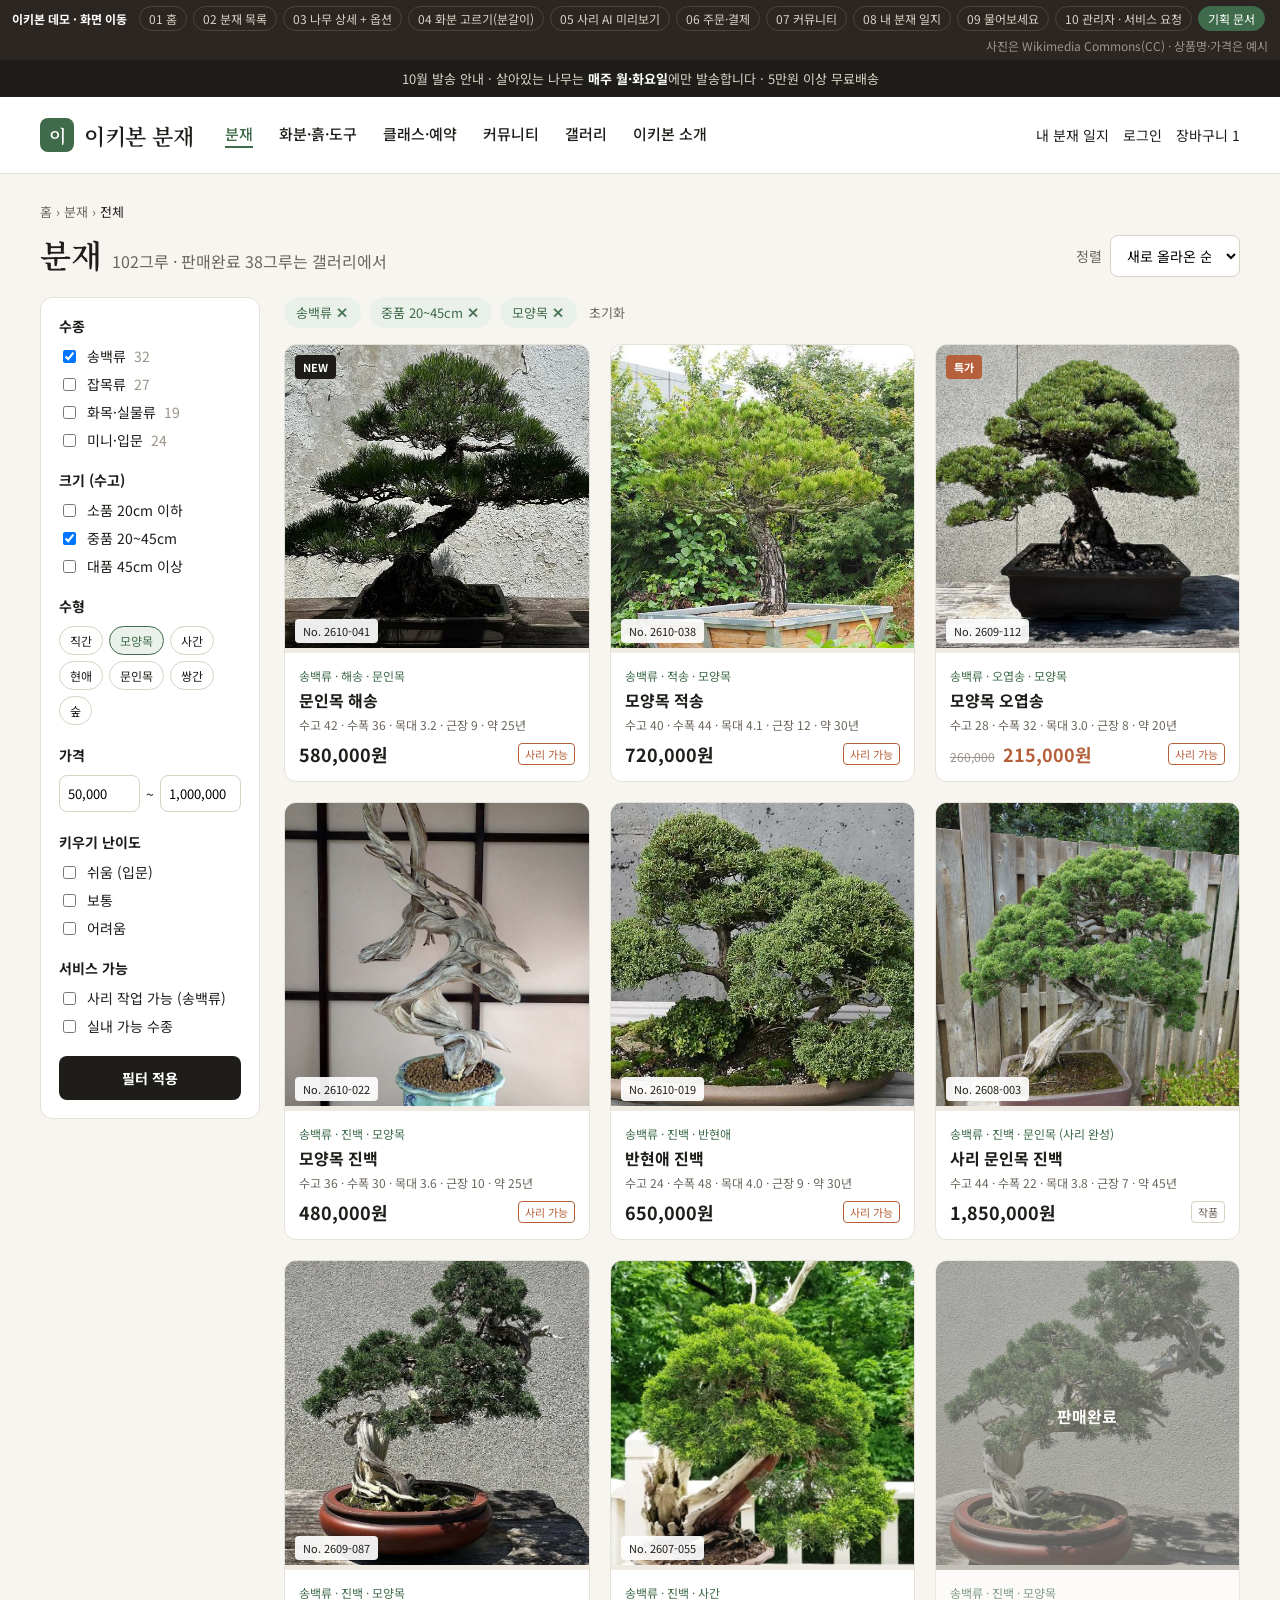
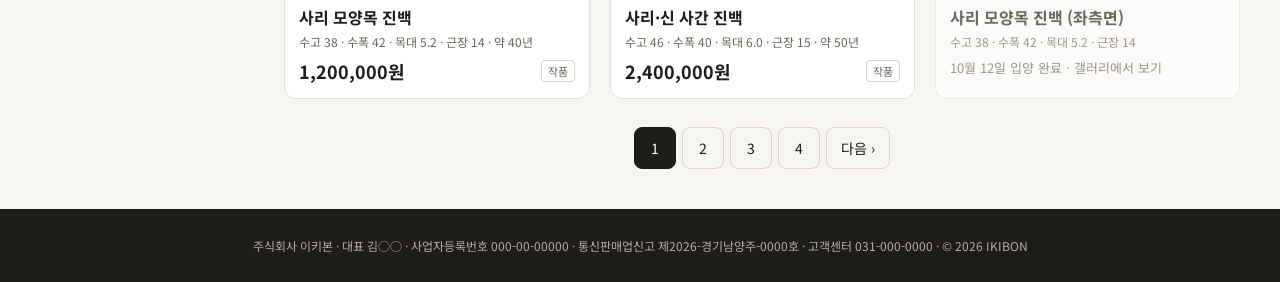
<file: shop.html>
<!doctype html>
<html lang="ko">
<head>
<meta charset="utf-8">
<meta name="viewport" content="width=device-width, initial-scale=1">
<title>이키본 분재 — 분재 목록</title>
<link rel="stylesheet" href="mobile.css">
</head>
<body>
<div id="demo-bar" style="position:sticky;top:0;z-index:9999;background:#2B2622;color:#D9D2C5;font-size:12px;padding:6px 12px;display:flex;gap:6px;align-items:center;flex-wrap:wrap;font-family:'Noto Sans KR',sans-serif"><b style="color:#fff;margin-right:6px">이키본 데모 · 화면 이동</b><a href="index.html">01 홈</a><a href="shop.html">02 분재 목록</a><a href="product.html">03 나무 상세 + 옵션</a><a href="repot.html">04 화분 고르기(분갈이)</a><a href="shari.html">05 사리 AI 미리보기</a><a href="checkout.html">06 주문·결제</a><a href="community.html">07 커뮤니티</a><a href="journal.html">08 내 분재 일지</a><a href="qna.html">09 물어보세요</a><a href="admin.html">10 관리자 · 서비스 요청</a><a href="plan.html" class="plan">기획 문서</a><span style="margin-left:auto;color:#9A948A">사진은 Wikimedia Commons(CC) · 상품명·가격은 예시</span></div>
<style>#demo-bar a{color:#D9D2C5;text-decoration:none;border:1px solid #4A443E;border-radius:999px;padding:3px 9px;white-space:nowrap}#demo-bar a:hover,#demo-bar a.plan{background:#3F6B4A;color:#fff;border-color:#3F6B4A}</style>


<link rel="stylesheet" href="https://fonts.googleapis.com/css2?family=Noto+Sans+KR:wght@400;500;700&family=Noto+Serif+KR:wght@500;600&display=swap">
<style>
body{margin:0;background:#F7F5F0;color:#1F1D1A;font-family:'Noto Sans KR',sans-serif;-webkit-font-smoothing:antialiased}
a{color:#1F1D1A;text-decoration:none}a:hover{color:#3F6B4A}
</style>

<div style="width:100%;min-height:100vh;background:#F7F5F0;font-family:'Noto Sans KR',sans-serif;color:#1F1D1A">
<div style="background:#1F1D1A;color:#D9D2C5;font-size:13px;text-align:center;padding:9px 16px">10월 발송 안내 · 살아있는 나무는 <b style="color:#fff">매주 월·화요일</b>에만 발송합니다 · 5만원 이상 무료배송</div>
<header style="background:#FFFFFF;border-bottom:1px solid #E6E1D6">
<div style="max-width:1200px;margin:0 auto;padding:0 24px;display:flex;align-items:center;gap:32px;height:76px;flex-wrap:wrap">
<a href="index.html" style="display:flex;align-items:center;gap:10px"><span style="width:34px;height:34px;border-radius:8px;background:#3F6B4A;display:inline-flex;align-items:center;justify-content:center;color:#fff;font-family:'Noto Serif KR',serif;font-weight:600;font-size:18px">이</span><span style="font-family:'Noto Serif KR',serif;font-weight:600;font-size:22px;letter-spacing:-0.5px">이키본 분재</span></a>
<nav style="display:flex;gap:26px;font-size:15px;font-weight:500;flex-wrap:wrap"><a href="shop.html" style="color:#3F6B4A;border-bottom:2px solid #3F6B4A;padding-bottom:2px">분재</a><a href="shop.html">화분·흙·도구</a><a href="index.html">클래스·예약</a><a href="community.html">커뮤니티</a><a href="index.html">갤러리</a><a href="index.html">이키본 소개</a></nav>
<div style="margin-left:auto;display:flex;align-items:center;gap:14px;font-size:14px"><a href="journal.html">내 분재 일지</a><a href="checkout.html">로그인</a><a href="checkout.html">장바구니 1</a></div>
</div>
</header>

<div style="max-width:1200px;margin:0 auto;padding:28px 24px 0;font-size:13px;color:#6B665C">홈 › 분재 › <span style="color:#1F1D1A">전체</span></div>
<div style="max-width:1200px;margin:0 auto;padding:10px 24px 0;display:flex;align-items:flex-end;justify-content:space-between;flex-wrap:wrap;gap:12px">
<div><h1 style="margin:0;font-family:'Noto Serif KR',serif;font-weight:600;font-size:32px">분재 <span style="font-size:16px;color:#6B665C;font-family:'Noto Sans KR',sans-serif;font-weight:400">102그루 · 판매완료 38그루는 갤러리에서</span></h1></div>
<div style="display:flex;gap:8px;align-items:center;font-size:14px"><label for="sort" style="color:#6B665C">정렬</label><select id="sort" style="border:1px solid #D9D2C5;border-radius:8px;padding:9px 12px;background:#fff;font-family:inherit;font-size:14px"><option>새로 올라온 순</option><option>가격 낮은 순</option><option>가격 높은 순</option><option>수령 높은 순</option><option>인기순</option></select></div>
</div>

<div style="max-width:1200px;margin:0 auto;padding:20px 24px 0;display:flex;flex-wrap:wrap;gap:24px">
<aside style="flex:1 1 220px;max-width:250px;min-width:0">
<div style="background:#fff;border:1px solid #E6E1D6;border-radius:12px;padding:18px;display:flex;flex-direction:column;gap:20px;font-size:14px">
<div><div style="font-weight:700;margin-bottom:10px">수종</div><div style="display:flex;flex-direction:column;gap:8px"><label style="display:flex;gap:8px;align-items:center"><input type="checkbox" checked> 송백류 <span style="color:#9A948A">32</span></label><label style="display:flex;gap:8px;align-items:center"><input type="checkbox"> 잡목류 <span style="color:#9A948A">27</span></label><label style="display:flex;gap:8px;align-items:center"><input type="checkbox"> 화목·실물류 <span style="color:#9A948A">19</span></label><label style="display:flex;gap:8px;align-items:center"><input type="checkbox"> 미니·입문 <span style="color:#9A948A">24</span></label></div></div>
<div><div style="font-weight:700;margin-bottom:10px">크기 (수고)</div><div style="display:flex;flex-direction:column;gap:8px"><label style="display:flex;gap:8px;align-items:center"><input type="checkbox"> 소품 20cm 이하</label><label style="display:flex;gap:8px;align-items:center"><input type="checkbox" checked> 중품 20~45cm</label><label style="display:flex;gap:8px;align-items:center"><input type="checkbox"> 대품 45cm 이상</label></div></div>
<div><div style="font-weight:700;margin-bottom:10px">수형</div><div style="display:flex;flex-wrap:wrap;gap:6px"><span style="border:1px solid #D9D2C5;border-radius:999px;padding:5px 10px;font-size:12px">직간</span><span style="border:1px solid #3F6B4A;background:#EAF1EB;color:#3F6B4A;border-radius:999px;padding:5px 10px;font-size:12px">모양목</span><span style="border:1px solid #D9D2C5;border-radius:999px;padding:5px 10px;font-size:12px">사간</span><span style="border:1px solid #D9D2C5;border-radius:999px;padding:5px 10px;font-size:12px">현애</span><span style="border:1px solid #D9D2C5;border-radius:999px;padding:5px 10px;font-size:12px">문인목</span><span style="border:1px solid #D9D2C5;border-radius:999px;padding:5px 10px;font-size:12px">쌍간</span><span style="border:1px solid #D9D2C5;border-radius:999px;padding:5px 10px;font-size:12px">숲</span></div></div>
<div><div style="font-weight:700;margin-bottom:10px">가격</div><div style="display:flex;gap:6px;align-items:center"><input aria-label="최소 가격" value="50,000" style="width:100%;border:1px solid #D9D2C5;border-radius:8px;padding:8px;font-size:13px;font-family:inherit"><span>~</span><input aria-label="최대 가격" value="1,000,000" style="width:100%;border:1px solid #D9D2C5;border-radius:8px;padding:8px;font-size:13px;font-family:inherit"></div></div>
<div><div style="font-weight:700;margin-bottom:10px">키우기 난이도</div><div style="display:flex;flex-direction:column;gap:8px"><label style="display:flex;gap:8px;align-items:center"><input type="checkbox"> 쉬움 (입문)</label><label style="display:flex;gap:8px;align-items:center"><input type="checkbox"> 보통</label><label style="display:flex;gap:8px;align-items:center"><input type="checkbox"> 어려움</label></div></div>
<div><div style="font-weight:700;margin-bottom:10px">서비스 가능</div><div style="display:flex;flex-direction:column;gap:8px"><label style="display:flex;gap:8px;align-items:center"><input type="checkbox"> 사리 작업 가능 (송백류)</label><label style="display:flex;gap:8px;align-items:center"><input type="checkbox"> 실내 가능 수종</label></div></div>
<button type="button" style="border:0;background:#1F1D1A;color:#fff;border-radius:8px;padding:12px;font-weight:700;font-family:inherit;font-size:14px;cursor:pointer">필터 적용</button>
</div>
</aside>

<div style="flex:999 1 560px;min-width:0">
<div style="display:flex;gap:8px;flex-wrap:wrap;margin-bottom:16px;font-size:13px"><span style="background:#EAF1EB;color:#3F6B4A;border-radius:999px;padding:6px 12px">송백류 ✕</span><span style="background:#EAF1EB;color:#3F6B4A;border-radius:999px;padding:6px 12px">중품 20~45cm ✕</span><span style="background:#EAF1EB;color:#3F6B4A;border-radius:999px;padding:6px 12px">모양목 ✕</span><a href="shop.html" style="color:#6B665C;padding:6px 4px">초기화</a></div>
<div style="display:grid;grid-template-columns:repeat(3, minmax(0, 1fr));gap:20px">
<a href="product.html" style="background:#fff;border:1px solid #E6E1D6;border-radius:12px;overflow:hidden;display:block"><div style="position:relative;aspect-ratio:1/1;background:#EFEBE3"><img src="img/black_pine.jpg" alt="" style="width:100%;height:100%;object-fit:cover"><span style="position:absolute;top:10px;left:10px;background:#1F1D1A;color:#fff;font-size:11px;padding:4px 8px;border-radius:4px;font-weight:700">NEW</span><span style="position:absolute;bottom:10px;left:10px;background:rgba(255,255,255,0.92);font-size:11px;padding:4px 8px;border-radius:4px">No. 2610-041</span></div><div style="padding:14px"><div style="font-size:12px;color:#3F6B4A">송백류 · 해송 · 문인목</div><div style="font-weight:700;font-size:16px;margin-top:4px">문인목 해송</div><div style="font-size:12px;color:#6B665C;margin-top:4px">수고 42 · 수폭 36 · 목대 3.2 · 근장 9 · 약 25년</div><div style="display:flex;justify-content:space-between;align-items:center;margin-top:8px"><div style="font-weight:700;font-size:18px">580,000원</div><span style="font-size:11px;color:#B5603A;border:1px solid #B5603A;border-radius:4px;padding:2px 6px">사리 가능</span></div></div></a>
<a href="product.html" style="background:#fff;border:1px solid #E6E1D6;border-radius:12px;overflow:hidden;display:block"><div style="position:relative;aspect-ratio:1/1;background:#EFEBE3"><img src="img/pine_kr.jpg" alt="" style="width:100%;height:100%;object-fit:cover"><span style="position:absolute;bottom:10px;left:10px;background:rgba(255,255,255,0.92);font-size:11px;padding:4px 8px;border-radius:4px">No. 2610-038</span></div><div style="padding:14px"><div style="font-size:12px;color:#3F6B4A">송백류 · 적송 · 모양목</div><div style="font-weight:700;font-size:16px;margin-top:4px">모양목 적송</div><div style="font-size:12px;color:#6B665C;margin-top:4px">수고 40 · 수폭 44 · 목대 4.1 · 근장 12 · 약 30년</div><div style="display:flex;justify-content:space-between;align-items:center;margin-top:8px"><div style="font-weight:700;font-size:18px">720,000원</div><span style="font-size:11px;color:#B5603A;border:1px solid #B5603A;border-radius:4px;padding:2px 6px">사리 가능</span></div></div></a>
<a href="product.html" style="background:#fff;border:1px solid #E6E1D6;border-radius:12px;overflow:hidden;display:block"><div style="position:relative;aspect-ratio:1/1;background:#EFEBE3"><img src="img/white_pine.jpg" alt="" style="width:100%;height:100%;object-fit:cover"><span style="position:absolute;top:10px;left:10px;background:#B5603A;color:#fff;font-size:11px;padding:4px 8px;border-radius:4px;font-weight:700">특가</span><span style="position:absolute;bottom:10px;left:10px;background:rgba(255,255,255,0.92);font-size:11px;padding:4px 8px;border-radius:4px">No. 2609-112</span></div><div style="padding:14px"><div style="font-size:12px;color:#3F6B4A">송백류 · 오엽송 · 모양목</div><div style="font-weight:700;font-size:16px;margin-top:4px">모양목 오엽송</div><div style="font-size:12px;color:#6B665C;margin-top:4px">수고 28 · 수폭 32 · 목대 3.0 · 근장 8 · 약 20년</div><div style="display:flex;justify-content:space-between;align-items:center;margin-top:8px"><div><span style="font-size:12px;color:#9A948A;text-decoration:line-through">260,000</span> <b style="font-size:18px;color:#B5603A;margin-left:4px">215,000원</b></div><span style="font-size:11px;color:#B5603A;border:1px solid #B5603A;border-radius:4px;padding:2px 6px">사리 가능</span></div></div></a>
<a href="product.html" style="background:#fff;border:1px solid #E6E1D6;border-radius:12px;overflow:hidden;display:block"><div style="position:relative;aspect-ratio:1/1;background:#EFEBE3"><img src="img/juniper_kz.jpg" alt="" style="width:100%;height:100%;object-fit:cover"><span style="position:absolute;bottom:10px;left:10px;background:rgba(255,255,255,0.92);font-size:11px;padding:4px 8px;border-radius:4px">No. 2610-022</span></div><div style="padding:14px"><div style="font-size:12px;color:#3F6B4A">송백류 · 진백 · 모양목</div><div style="font-weight:700;font-size:16px;margin-top:4px">모양목 진백</div><div style="font-size:12px;color:#6B665C;margin-top:4px">수고 36 · 수폭 30 · 목대 3.6 · 근장 10 · 약 25년</div><div style="display:flex;justify-content:space-between;align-items:center;margin-top:8px"><div style="font-weight:700;font-size:18px">480,000원</div><span style="font-size:11px;color:#B5603A;border:1px solid #B5603A;border-radius:4px;padding:2px 6px">사리 가능</span></div></div></a>
<a href="shari.html" style="background:#fff;border:1px solid #E6E1D6;border-radius:12px;overflow:hidden;display:block"><div style="position:relative;aspect-ratio:1/1;background:#EFEBE3"><img src="img/shari0.jpg" alt="" style="width:100%;height:100%;object-fit:cover"><span style="position:absolute;bottom:10px;left:10px;background:rgba(255,255,255,0.92);font-size:11px;padding:4px 8px;border-radius:4px">No. 2610-019</span></div><div style="padding:14px"><div style="font-size:12px;color:#3F6B4A">송백류 · 진백 · 반현애</div><div style="font-weight:700;font-size:16px;margin-top:4px">반현애 진백</div><div style="font-size:12px;color:#6B665C;margin-top:4px">수고 24 · 수폭 48 · 목대 4.0 · 근장 9 · 약 30년</div><div style="display:flex;justify-content:space-between;align-items:center;margin-top:8px"><div style="font-weight:700;font-size:18px">650,000원</div><span style="font-size:11px;color:#B5603A;border:1px solid #B5603A;border-radius:4px;padding:2px 6px">사리 가능</span></div></div></a>
<a href="product.html" style="background:#fff;border:1px solid #E6E1D6;border-radius:12px;overflow:hidden;display:block"><div style="position:relative;aspect-ratio:1/1;background:#EFEBE3"><img src="img/shari_hero.jpg" alt="" style="width:100%;height:100%;object-fit:cover;object-position:center 20%"><span style="position:absolute;bottom:10px;left:10px;background:rgba(255,255,255,0.92);font-size:11px;padding:4px 8px;border-radius:4px">No. 2608-003</span></div><div style="padding:14px"><div style="font-size:12px;color:#3F6B4A">송백류 · 진백 · 문인목 (사리 완성)</div><div style="font-weight:700;font-size:16px;margin-top:4px">사리 문인목 진백</div><div style="font-size:12px;color:#6B665C;margin-top:4px">수고 44 · 수폭 22 · 목대 3.8 · 근장 7 · 약 45년</div><div style="display:flex;justify-content:space-between;align-items:center;margin-top:8px"><div style="font-weight:700;font-size:18px">1,850,000원</div><span style="font-size:11px;color:#6B665C;border:1px solid #D9D2C5;border-radius:4px;padding:2px 6px">작품</span></div></div></a>
<a href="product.html" style="background:#fff;border:1px solid #E6E1D6;border-radius:12px;overflow:hidden;display:block"><div style="position:relative;aspect-ratio:1/1;background:#EFEBE3"><img src="img/shari1.jpg" alt="" style="width:100%;height:100%;object-fit:cover"><span style="position:absolute;bottom:10px;left:10px;background:rgba(255,255,255,0.92);font-size:11px;padding:4px 8px;border-radius:4px">No. 2609-087</span></div><div style="padding:14px"><div style="font-size:12px;color:#3F6B4A">송백류 · 진백 · 모양목</div><div style="font-weight:700;font-size:16px;margin-top:4px">사리 모양목 진백</div><div style="font-size:12px;color:#6B665C;margin-top:4px">수고 38 · 수폭 42 · 목대 5.2 · 근장 14 · 약 40년</div><div style="display:flex;justify-content:space-between;align-items:center;margin-top:8px"><div style="font-weight:700;font-size:18px">1,200,000원</div><span style="font-size:11px;color:#6B665C;border:1px solid #D9D2C5;border-radius:4px;padding:2px 6px">작품</span></div></div></a>
<a href="product.html" style="background:#fff;border:1px solid #E6E1D6;border-radius:12px;overflow:hidden;display:block"><div style="position:relative;aspect-ratio:1/1;background:#EFEBE3"><img src="img/shari3.jpg" alt="" style="width:100%;height:100%;object-fit:cover"><span style="position:absolute;bottom:10px;left:10px;background:rgba(255,255,255,0.92);font-size:11px;padding:4px 8px;border-radius:4px">No. 2607-055</span></div><div style="padding:14px"><div style="font-size:12px;color:#3F6B4A">송백류 · 진백 · 사간</div><div style="font-weight:700;font-size:16px;margin-top:4px">사리·신 사간 진백</div><div style="font-size:12px;color:#6B665C;margin-top:4px">수고 46 · 수폭 40 · 목대 6.0 · 근장 15 · 약 50년</div><div style="display:flex;justify-content:space-between;align-items:center;margin-top:8px"><div style="font-weight:700;font-size:18px">2,400,000원</div><span style="font-size:11px;color:#6B665C;border:1px solid #D9D2C5;border-radius:4px;padding:2px 6px">작품</span></div></div></a>
<a href="product.html" style="background:#fff;border:1px solid #E6E1D6;border-radius:12px;overflow:hidden;display:block;opacity:0.65"><div style="position:relative;aspect-ratio:1/1;background:#EFEBE3"><img src="img/shari2.jpg" alt="" style="width:100%;height:100%;object-fit:cover"><span style="position:absolute;inset:0;display:flex;align-items:center;justify-content:center;background:rgba(31,29,26,0.35);color:#fff;font-weight:700;font-size:16px">판매완료</span></div><div style="padding:14px"><div style="font-size:12px;color:#3F6B4A">송백류 · 진백 · 모양목</div><div style="font-weight:700;font-size:16px;margin-top:4px">사리 모양목 진백 (좌측면)</div><div style="font-size:12px;color:#6B665C;margin-top:4px">수고 38 · 수폭 42 · 목대 5.2 · 근장 14</div><div style="font-size:13px;color:#6B665C;margin-top:8px">10월 12일 입양 완료 · 갤러리에서 보기</div></div></a>
</div>
<div style="display:flex;justify-content:center;gap:6px;margin:28px 0 40px;font-size:14px"><a href="shop.html" style="border:1px solid #1F1D1A;background:#1F1D1A;color:#fff;border-radius:8px;width:40px;height:40px;display:inline-flex;align-items:center;justify-content:center">1</a><a href="shop.html" style="border:1px solid #D9D2C5;border-radius:8px;width:40px;height:40px;display:inline-flex;align-items:center;justify-content:center">2</a><a href="shop.html" style="border:1px solid #D9D2C5;border-radius:8px;width:40px;height:40px;display:inline-flex;align-items:center;justify-content:center">3</a><a href="shop.html" style="border:1px solid #D9D2C5;border-radius:8px;width:40px;height:40px;display:inline-flex;align-items:center;justify-content:center">4</a><a href="shop.html" style="border:1px solid #D9D2C5;border-radius:8px;padding:0 14px;height:40px;display:inline-flex;align-items:center;justify-content:center">다음 ›</a></div>
</div>
</div>

<footer style="background:#1F1D1A;color:#B4AEA2;padding:28px 24px;font-size:12px;text-align:center">주식회사 이키본 · 대표 김○○ · 사업자등록번호 000-00-00000 · 통신판매업신고 제2026-경기남양주-0000호 · 고객센터 031-000-0000 · © 2026 IKIBON</footer>
</div>

</body>
</html>
</file>
<file: mobile.css>
/* 휴대폰·태블릿 레이아웃 — 인라인 스타일을 덮어쓰므로 !important 사용 */
html { -webkit-text-size-adjust: 100%; }
img { max-width: 100%; }

@media (max-width: 820px) {
  /* 데모 이동 바: 한 줄 가로 스크롤 */
  #demo-bar { flex-wrap: nowrap !important; overflow-x: auto !important; -webkit-overflow-scrolling: touch; padding: 8px 10px !important; gap: 6px !important; scrollbar-width: none; }
  #demo-bar::-webkit-scrollbar { display: none; }
  #demo-bar > span:last-child { display: none !important; }
  #demo-bar b { white-space: nowrap; }

  /* 상단 공지 */
  body > div > div:first-of-type[style*="text-align:center"] { font-size: 12px !important; padding: 7px 12px !important; line-height: 1.5; }

  /* 헤더: 로고 + 아이콘 한 줄, 메뉴는 가로 스크롤 줄 */
  header > div { height: auto !important; padding: 10px 14px !important; gap: 10px !important; align-items: center !important; }
  header > div > a:first-child { order: 0; }
  header > div > div[style*="margin-left:auto"] { order: 1; margin-left: auto !important; gap: 10px !important; }
  header > div > div[style*="margin-left:auto"] form { display: none !important; }
  header > div > div[style*="margin-left:auto"] > a[style*="font-size:14px"]:not([aria-label]) { display: none !important; }
  header nav { order: 2; flex-basis: 100% !important; width: 100%; flex-wrap: nowrap !important; overflow-x: auto !important; gap: 18px !important; padding-bottom: 2px; font-size: 14px !important; scrollbar-width: none; }
  header nav::-webkit-scrollbar { display: none; }
  header nav a { white-space: nowrap; }

  /* 그리드: 12열 → 1열, 4·5·3열 → 2열, 2열 → 1열 */
  [style*="grid-template-columns:repeat(12"] { grid-template-columns: 1fr !important; gap: 14px !important; }
  [style*="grid-column:span 7"], [style*="grid-column:span 5"], [style*="grid-column:span 2"] { grid-column: auto !important; }
  [style*="grid-template-columns:repeat(4"], [style*="grid-template-columns:repeat(5"], [style*="grid-template-columns:repeat(3"] { grid-template-columns: repeat(2, minmax(0, 1fr)) !important; gap: 10px !important; }
  [style*="grid-template-columns:repeat(2"] { grid-template-columns: 1fr !important; gap: 10px !important; }
  [style*="grid-template-columns:repeat(6"] { grid-template-columns: repeat(6, minmax(0, 1fr)) !important; gap: 4px !important; }
  [style*="grid-template-rows:repeat(2"] { grid-template-rows: auto !important; gap: 10px !important; }

  /* 본문 여백·제목 크기 */
  section, main, [style*="max-width:1200px"] { padding-left: 14px !important; padding-right: 14px !important; }
  h1[style*="font-size:44px"] { font-size: 28px !important; }
  h1[style*="font-size:34px"], h1[style*="font-size:32px"] { font-size: 26px !important; }
  h2[style*="font-size:26px"] { font-size: 21px !important; }
  [style*="min-height:520px"] { min-height: 360px !important; }
  [style*="min-height:248px"] { min-height: 170px !important; }
  [style*="padding:36px"] { padding: 18px !important; }
  [style*="font-size:30px"] { font-size: 26px !important; }

  /* 본문+사이드 2단 → 세로 */
  aside { max-width: 100% !important; flex-basis: 100% !important; position: static !important; }
  [style*="flex:1 1 480px"], [style*="flex:1 1 440px"], [style*="flex:999 1 560px"] { flex-basis: 100% !important; }
  [style*="position:sticky"] { position: static !important; }

  /* 카드·버튼 */
  [style*="padding:32px"] { padding: 18px !important; }
  [style*="padding:22px"], [style*="padding:24px"] { padding: 16px !important; }
  a[style*="padding:14px 22px"] { padding: 12px 16px !important; font-size: 14px !important; }
  [style*="white-space:nowrap"] { white-space: normal !important; }
  [style*="width:120px;height:120px"] { width: 96px !important; height: 96px !important; }
  [style*="width:200px;height:200px"] { width: 140px !important; height: 140px !important; }

  /* 표: 가로 스크롤 */
  table { display: block; overflow-x: auto; white-space: nowrap; -webkit-overflow-scrolling: touch; }
  table[style*="border-collapse"] td, table[style*="border-collapse"] th { white-space: normal; }
  main table[style*="width:100%"] { display: table; }

  /* 상세 페이지 규격표는 그대로 표로 */
  [style*="border-top:1px solid #E6E1D6"] th { width: 70px !important; }

  /* 옵션 박스: 체크박스/버튼 줄바꿈 */
  [style*="display:flex;gap:14px;align-items:flex-start"] { flex-wrap: wrap !important; }
  [style*="display:flex;gap:14px;align-items:flex-start"] > a, [style*="display:flex;gap:14px;align-items:flex-start"] > div[style*="font-weight:700;font-size:15px"] { margin-left: 32px; }

  /* 관리자: 사이드 메뉴를 위로 */
  aside[style*="flex:0 0 220px"] { flex-basis: 100% !important; display: flex !important; flex-wrap: wrap !important; padding: 10px !important; gap: 2px; }
  aside[style*="flex:0 0 220px"] > a { padding: 8px 10px !important; border-left: 0 !important; border-radius: 6px; font-size: 13px !important; }
  aside[style*="flex:0 0 220px"] > div { width: 100%; }
  aside[style*="flex:0 0 220px"] > div[style*="letter-spacing"] { display: none !important; }
  aside[style*="flex:0 0 220px"] > div[style*="margin:20px 16px 0"] { margin: 8px 0 0 !important; }

  /* 푸터 */
  footer > div[style*="grid-template-columns"] { grid-template-columns: 1fr !important; gap: 16px !important; padding: 24px 14px !important; }
}

@media (max-width: 480px) {
  [style*="grid-template-columns:repeat(4"], [style*="grid-template-columns:repeat(3"] { gap: 8px !important; }
  [style*="font-weight:700;font-size:16px"] { font-size: 15px !important; }
  [style*="font-weight:700;font-size:18px"] { font-size: 16px !important; }
  [style*="font-size:12px;color:#6B665C;margin-top:4px"] { font-size: 11px !important; }
  [style*="padding:14px"][style*="display:block"] > div, a[style*="border-radius:12px;overflow:hidden;display:block"] > div[style*="padding:14px"] { padding: 10px !important; }
  [style*="aspect-ratio:3/4"] { aspect-ratio: 1/1 !important; }
  [style*="display:flex;gap:10px;margin-top:14px"] { flex-wrap: wrap; }
}

/* 추가 보정 */
@media (max-width: 820px) {
  /* 사진+글 가로 카드가 든 그리드는 1열 */
  [style*="grid-template-columns:repeat(4"]:has(> [style*="display:flex;gap:14px"]),
  [style*="grid-template-columns:repeat(3"]:has(> [style*="display:flex;gap:14px"]) { grid-template-columns: 1fr !important; }
  /* 일지 빠른 기록 줄 */
  [style*="display:flex;gap:12px;align-items:center;margin-bottom:14px"] { flex-wrap: wrap !important; }
  [style*="display:flex;gap:12px;align-items:center;margin-bottom:14px"] > div { flex-wrap: wrap; }
  [style*="display:flex;gap:12px;align-items:center;margin-bottom:14px"] > input { flex-basis: 100% !important; min-width: 0; box-sizing: border-box; }
  /* 관리자 사이드 메뉴·표 */
  aside[style*="flex:0 0 220px"] { box-sizing: border-box; width: 100%; max-width: 100%; }
  aside[style*="flex:0 0 220px"] > div[style*="padding:0 20px 18px"] { padding: 6px 10px 10px !important; box-sizing: border-box; }
  aside[style*="flex:0 0 220px"] > div[style*="margin:20px 16px 0"] { box-sizing: border-box; }
  div[style*="flex:999 1 560px"][style*="padding:24px 28px"] { padding: 16px 14px !important; max-width: 100%; box-sizing: border-box; }
  div[style*="overflow-x:auto"] { max-width: 100%; }
}
@media (max-width: 820px) {
  /* 알약 묶음은 줄바꿈 */
  [style*="display:flex;gap:6px;font-size:13px"], [style*="display:flex;gap:8px;font-size:13px"], [style*="display:flex;gap:8px;flex-wrap:wrap;font-size:13px"] { flex-wrap: wrap !important; }
  [style*="display:flex;align-items:center;justify-content:space-between;margin-bottom:14px"] { flex-wrap: wrap; gap: 8px; }
  /* 필터·사이드 정보는 본문 뒤로 (관리자 메뉴는 앞) */
  aside { order: 2; }
  aside[style*="flex:0 0 220px"] { order: 0; }
}
</file>
